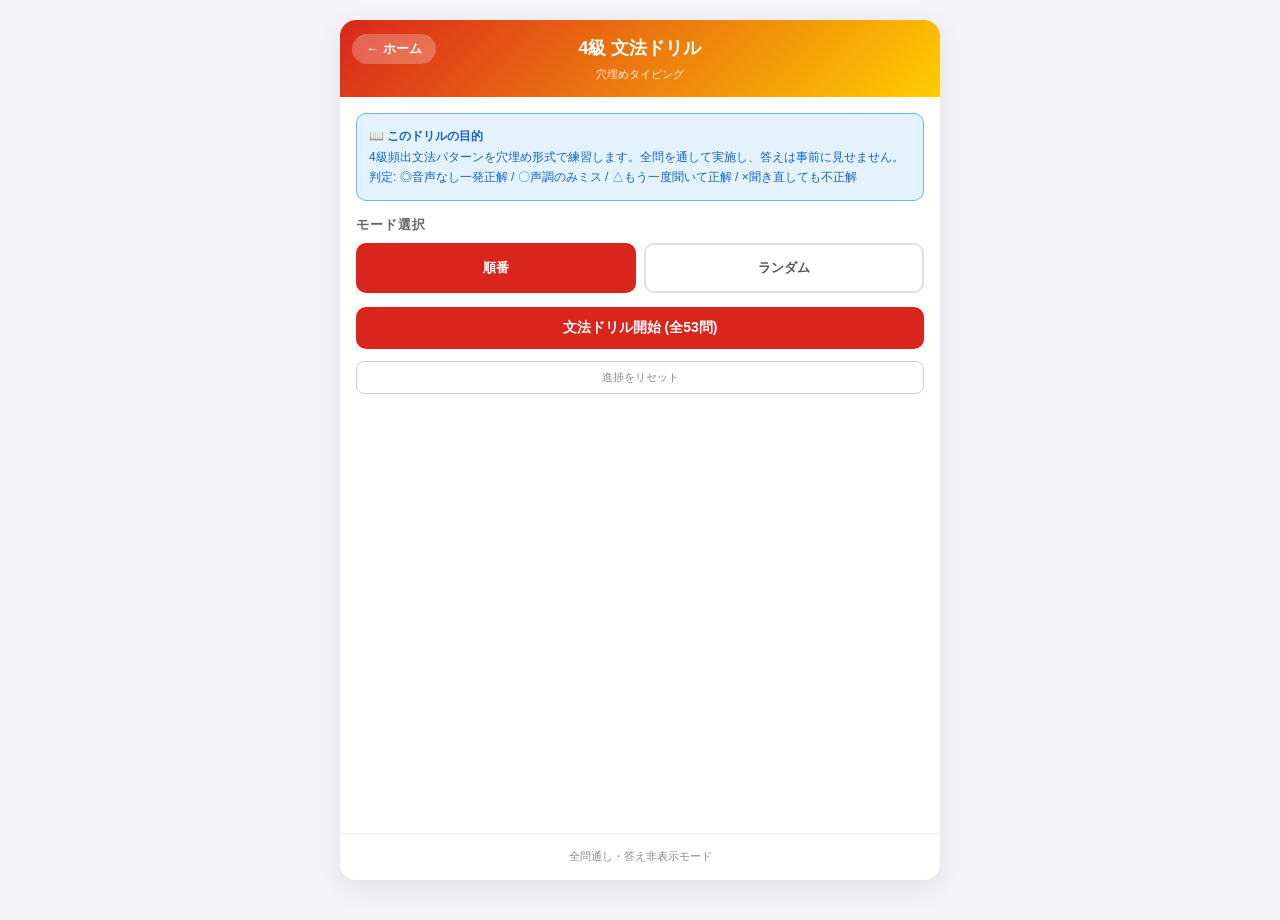
<file: grammar-4kyu/index.html>
<!DOCTYPE html>
<html lang="ja">
<head>
<meta charset="UTF-8">
<meta name="viewport" content="width=device-width,initial-scale=1,maximum-scale=1,user-scalable=no">
<meta name="apple-mobile-web-app-capable" content="yes">
<title>ViLT 4級 文法ドリル</title>
<link rel="stylesheet" href="../assets/common.css">
<style>
.intro{background:#e3f2fd;border:1px solid #64b5f6;border-radius:10px;padding:12px;margin-bottom:14px;font-size:12px;color:#1565c0;line-height:1.7}
.round-bar{background:#fff;border:1px solid #e0e0e0;border-radius:10px;padding:10px 14px;margin-bottom:12px;display:flex;justify-content:space-around;align-items:center;font-size:12px;color:#666}
.round-bar b{display:block;font-size:17px;color:#da251d;font-weight:700;margin-top:2px}
.round-bar .sep{width:1px;height:30px;background:#e0e0e0}
.stage-badge{display:inline-block;padding:4px 10px;border-radius:12px;font-size:11px;font-weight:700;margin-bottom:10px}
.stage-badge.s1{background:#e3f2fd;color:#1565c0}
.stage-badge.s2{background:#fff3e0;color:#ef6c00}
.mode-sel{display:flex;gap:8px;margin-bottom:14px}
.mode-sel button{flex:1;padding:14px 8px;border:2px solid #e0e0e0;border-radius:10px;background:#fff;font-size:13px;font-weight:700;cursor:pointer;font-family:inherit;color:#555}
.mode-sel button.active{background:#da251d;color:#fff;border-color:#da251d}
.qcard{background:#fff;border:2px solid #e0e0e0;border-radius:16px;padding:24px 20px;margin-bottom:14px;position:relative}
.qcard .qlabel{font-size:11px;color:#888;letter-spacing:1px;font-weight:600;margin-bottom:12px;text-align:center}
.qcard .qfill{font-size:22px;font-weight:700;color:#222;line-height:1.7;margin-bottom:10px;text-align:center}
.qcard .qfill .blank{color:#da251d;background:#fff8e6;padding:2px 14px;border-radius:6px;border:1px dashed #da251d;margin:0 2px}
.qcard .qjp{font-size:13px;color:#666;text-align:center;padding:8px;background:#f8f8f8;border-radius:6px}
.qcard .qidx{position:absolute;top:12px;right:16px;font-size:12px;color:#aaa;font-weight:600}
.ans-input{width:100%;padding:14px;border:2px solid #1976d2;border-radius:12px;font-size:20px;font-family:inherit;background:#fafbff;text-align:center;color:#222;margin-bottom:14px}
.ans-input:focus{outline:none;border-color:#0d47a1;background:#fff;box-shadow:0 0 0 3px rgba(25,118,210,.15)}
.ans-input.excellent{border-color:#1b5e20;background:#c8e6c9;color:#1b5e20}
.ans-input.good{border-color:#43a047;background:#e8f5e9;color:#2e7d32}
.ans-input.okay{border-color:#ef6c00;background:#fff3e0;color:#e65100}
.ans-input.bad{border-color:#c62828;background:#ffebee;color:#b71c1c}
.judge-box{border-radius:12px;padding:16px;margin-bottom:14px;text-align:center;display:none}
.judge-box.show{display:block}
.judge-box.excellent{background:linear-gradient(135deg,#2e7d32,#43a047);color:#fff}
.judge-box.good{background:linear-gradient(135deg,#66bb6a,#81c784);color:#fff}
.judge-box.okay{background:linear-gradient(135deg,#ffa726,#fb8c00);color:#fff}
.judge-box.bad{background:linear-gradient(135deg,#ef5350,#e53935);color:#fff}
.judge-box.listen{background:linear-gradient(135deg,#5c6bc0,#3949ab);color:#fff}
.judge-box .icon{font-size:42px;font-weight:800;display:block;margin-bottom:4px;line-height:1}
.judge-box .msg{font-size:14px;margin-bottom:8px;opacity:.95}
.judge-box .correct-ans{background:rgba(255,255,255,.25);border-radius:8px;padding:10px;font-size:18px;font-weight:700;display:inline-block;margin-top:4px;max-width:100%;word-break:break-word}
.judge-box .correct-ans small{display:block;font-size:11px;opacity:.85;margin-top:4px;font-weight:400}
.btn-row{display:flex;gap:10px;margin-bottom:10px}
.btn-row button{flex:1;padding:16px 8px;border:none;border-radius:12px;font-size:15px;font-weight:700;cursor:pointer;font-family:inherit}
.btn-row button:active{opacity:.75;transform:scale(.96)}
.btn-check{background:#1976d2;color:#fff}
.btn-speak-big{background:#5c6bc0;color:#fff;font-size:16px!important;padding:20px!important}
.btn-speak-big.speaking{background:#3949ab}
.btn-next{background:#2e7d32;color:#fff}
.btn-skip{background:#f5f5f5;color:#666;border:1px solid #ddd!important}
.complete{background:linear-gradient(135deg,#4caf50,#8bc34a);color:#fff;border-radius:16px;padding:40px 20px;text-align:center;box-shadow:0 3px 10px rgba(0,0,0,.1)}
.complete h2{font-size:28px;margin-bottom:8px}
.complete p{font-size:14px;opacity:.95;margin-bottom:16px}
.complete button{background:#fff;color:#2e7d32;border:none;padding:12px 24px;border-radius:10px;font-weight:700;font-size:14px;cursor:pointer;font-family:inherit;margin:4px}
.reset-bar{display:flex;gap:8px;margin-top:12px}
.reset-bar button{flex:1;padding:8px;background:none;border:1px solid #ccc;border-radius:8px;color:#888;font-size:11px;cursor:pointer;font-family:inherit}
</style>
</head>
<body>
<div class="app">
<header class="site">
<button class="nav-back" onclick="location.href='../'">← ホーム</button>
<h1>4級 文法ドリル</h1>
<div class="sub">穴埋めタイピング</div>
</header>
<main>

<div id="introArea">
<div class="intro">
<b>📖 このドリルの目的</b><br>
4級頻出文法パターンを穴埋め形式で練習します。全問を通して実施し、答えは事前に見せません。<br>
判定: ◎音声なし一発正解 / 〇声調のみミス / △もう一度聞いて正解 / ×聞き直しても不正解
</div>
<div class="section-title">モード選択</div>
<div class="mode-sel">
<button id="modeOrder" class="active">順番</button>
<button id="modeRandom">ランダム</button>
</div>
<button class="btn btn-primary btn-block" id="btnStart" style="margin-top:10px">文法ドリル開始 (全<span id="total-count">-</span>問)</button>
<div class="reset-bar">
<button id="btnResetAll">進捗をリセット</button>
</div>
</div>

<div id="learnArea" class="hidden">
<div class="round-bar">
<div>周回<b id="s-round">1 / 5</b></div>
<div class="sep"></div>
<div>残り<b id="s-remain">-</b></div>
<div class="sep"></div>
<div>習得(◎)<b id="s-done">-</b></div>
</div>

<div id="stageBadge" class="stage-badge s1">STEP 1: 音声なしで挑戦</div>

<div class="qcard">
<div class="qidx" id="idx">-</div>
<div class="qlabel">下線部に入る語を入力</div>
<div class="qfill" id="qfill">-</div>
<div class="qjp" id="qjp">-</div>
</div>

<input type="text" class="ans-input" id="ans" autocapitalize="none" autocorrect="off" autocomplete="off" spellcheck="false" placeholder="答えを入力" />

<div class="judge-box" id="judge">
<span class="icon" id="judgeIcon">✓</span>
<div class="msg" id="judgeMsg"></div>
<div class="correct-ans" id="correctAns"></div>
</div>

<div class="btn-row" id="btnsStage1">
<button class="btn-skip" id="btnSkip">わからない</button>
<button class="btn-check" id="btnCheck">答え合わせ</button>
</div>
<div class="btn-row hidden" id="btnsListen">
<button class="btn-speak-big" id="btnSpeakBig">🔊 音声で文全体を聞く</button>
</div>
<div class="btn-row hidden" id="btnsStage2">
<button class="btn-check" id="btnCheck2">もう一度 答え合わせ</button>
</div>
<div class="btn-row hidden" id="btnsNext">
<button class="btn-next" id="btnNext">次の問題 ▶</button>
</div>

<div class="progress"><div class="progress-bar" id="bar" style="width:0%"></div></div>
<div class="reset-bar">
<button id="btnBack">← メニュー</button>
<button id="btnResetCur">進捗リセット</button>
</div>
</div>

<div id="completeArea" class="complete hidden">
<h2>🎉 完了！</h2>
<p id="completeMsg">文法ドリル完了</p>
<button onclick="location.reload()">メニューに戻る</button>
</div>

</main>
<footer class="site">全問通し・答え非表示モード</footer>
</div>

<script src="data.js"></script>
<script>
(function(){
  var MAX_ROUND = 5;
  var STORAGE_KEY = "vilt_grammar4kyu_all_v2";
  var state = null, rank = null;
  var mode = "order";

  function init(){
    var order = GRAMMAR_4KYU.map(function(_,i){return i;});
    if(mode === "random"){
      for(var i=order.length-1;i>0;i--){
        var j = Math.floor(Math.random()*(i+1));
        var t = order[i]; order[i] = order[j]; order[j] = t;
      }
    }
    return {
      round:1, queue:order, nextQueue:[], done:[], idx:0,
      stage:1, finished:false, total:GRAMMAR_4KYU.length, mode:mode
    };
  }
  function load(){ try{ var s = localStorage.getItem(STORAGE_KEY); if(s) return JSON.parse(s); }catch(e){} return null; }
  function save(){ try{ localStorage.setItem(STORAGE_KEY, JSON.stringify(state)); }catch(e){} }

  var viVoice = null;
  function loadVoices(){
    var v = window.speechSynthesis.getVoices();
    viVoice = v.find(function(x){ return x.lang && x.lang.toLowerCase().indexOf("vi") === 0; });
  }
  function speak(text, btn){
    if(!("speechSynthesis" in window)) return;
    window.speechSynthesis.cancel();
    var msg = new SpeechSynthesisUtterance(text);
    msg.lang="vi-VN"; msg.rate=0.8;
    if(viVoice) msg.voice = viVoice;
    if(btn) btn.classList.add("speaking");
    msg.onend = function(){ if(btn) btn.classList.remove("speaking"); };
    msg.onerror = function(){ if(btn) btn.classList.remove("speaking"); };
    window.speechSynthesis.speak(msg);
  }

  function stripDiacritics(s){
    return s.normalize("NFD").replace(/[\u0300-\u036f]/g,"").replace(/đ/g,"d").replace(/Đ/g,"D");
  }
  function normalize(s){ return s.trim().toLowerCase().replace(/\s+/g," "); }
  function compareAns(input, correct){
    var i = normalize(input), a = normalize(correct);
    if(i === "") return "empty";
    if(i === a) return "perfect";
    if(stripDiacritics(i) === stripDiacritics(a)) return "tone_only";
    return "wrong";
  }

  function start(){
    var existing = load();
    if(existing && !existing.finished){
      if(confirm("前回の続きから再開しますか? (キャンセルで最初から)")) state = existing;
      else state = init();
    }else{
      state = init();
    }
    save();
    document.getElementById("introArea").classList.add("hidden");
    document.getElementById("learnArea").classList.remove("hidden");
    document.getElementById("completeArea").classList.add("hidden");
    render();
  }
  function back(){
    state = null;
    document.getElementById("introArea").classList.remove("hidden");
    document.getElementById("learnArea").classList.add("hidden");
    document.getElementById("completeArea").classList.add("hidden");
  }

  function curQ(){
    if(!state || state.queue.length === 0) return null;
    return GRAMMAR_4KYU[state.queue[state.idx]];
  }

  function renderFill(q){
    var text = q.fill.replace(/_{2,}|__/g, '<span class="blank">___</span>');
    document.getElementById("qfill").innerHTML = text;
  }

  function setStage(st){
    var b = document.getElementById("stageBadge");
    if(st === 1){ b.className="stage-badge s1"; b.textContent = "STEP 1: 音声なしで挑戦"; }
    else { b.className="stage-badge s2"; b.textContent = "STEP 2: 音声を聞いてから入力"; }
  }

  function render(){
    if(state.finished){ showComplete(); return; }
    var q = curQ(); if(!q) return;
    renderFill(q);
    document.getElementById("qjp").textContent = q.jp;
    document.getElementById("idx").textContent = (state.idx+1)+"/"+state.queue.length;
    document.getElementById("s-round").textContent = state.round+" / "+MAX_ROUND;
    document.getElementById("s-remain").textContent = state.queue.length;
    document.getElementById("s-done").textContent = state.done.length+" / "+state.total;
    document.getElementById("bar").style.width = Math.round((state.done.length/state.total)*100)+"%";
    state.stage = 1; setStage(1); resetUI(); rank = null;
  }
  function resetUI(){
    var i = document.getElementById("ans");
    i.value = ""; i.className = "ans-input"; i.disabled = false;
    document.getElementById("judge").classList.remove("show");
    document.getElementById("btnsStage1").classList.remove("hidden");
    document.getElementById("btnsListen").classList.add("hidden");
    document.getElementById("btnsStage2").classList.add("hidden");
    document.getElementById("btnsNext").classList.add("hidden");
    setTimeout(function(){ try{ i.focus(); }catch(e){} }, 50);
  }
  function showComplete(){
    document.getElementById("learnArea").classList.add("hidden");
    document.getElementById("completeArea").classList.remove("hidden");
    document.getElementById("completeMsg").textContent =
      state.done.length === state.total
        ? "全"+state.total+"問を ◎ で完了！"
        : MAX_ROUND+"周終了。◎"+state.done.length+"/"+state.total+"問";
  }

  function applyJudgment(r, q, val){
    var input = document.getElementById("ans");
    var jb = document.getElementById("judge");
    rank = r;
    if(r === "◎"){ input.className="ans-input excellent"; jb.className="judge-box show excellent";
      document.getElementById("judgeIcon").textContent="◎"; document.getElementById("judgeMsg").textContent="完全正解！合格"; }
    else if(r === "〇"){ input.className="ans-input good"; jb.className="judge-box show good";
      document.getElementById("judgeIcon").textContent="〇"; document.getElementById("judgeMsg").textContent="声調記号のみミス → 次周"; }
    else if(r === "△"){ input.className="ans-input okay"; jb.className="judge-box show okay";
      document.getElementById("judgeIcon").textContent="△"; document.getElementById("judgeMsg").textContent="音声を聞いて書けました → 次周"; }
    else { input.className="ans-input bad"; jb.className="judge-box show bad";
      document.getElementById("judgeIcon").textContent="×"; document.getElementById("judgeMsg").textContent="音声を聞いても書けず → 次周"; }
    var filledAns = q.fill.replace(/_{2,}|__/g, '<b style="color:#fff;text-decoration:underline">'+q.ans+'</b>');
    document.getElementById("correctAns").innerHTML = filledAns + "<small>正解: " + q.ans + " | " + q.jp + "</small>";
    input.disabled = true;
    document.getElementById("btnsStage1").classList.add("hidden");
    document.getElementById("btnsListen").classList.add("hidden");
    document.getElementById("btnsStage2").classList.add("hidden");
    document.getElementById("btnsNext").classList.remove("hidden");
  }

  function doCheck1(){
    var q = curQ(); if(!q) return;
    var v = document.getElementById("ans").value;
    var r = compareAns(v, q.ans);
    if(r === "empty"){ document.getElementById("ans").focus(); return; }
    if(r === "perfect") applyJudgment("◎", q, v);
    else if(r === "tone_only") applyJudgment("〇", q, v);
    else showListen(v);
  }
  function showListen(prev){
    var i = document.getElementById("ans");
    i.className="ans-input bad"; i.disabled=true;
    var jb = document.getElementById("judge");
    jb.className="judge-box show listen";
    document.getElementById("judgeIcon").textContent="🔊";
    document.getElementById("judgeMsg").textContent="不正解。音声で文全体を聞いてもう一度";
    document.getElementById("correctAns").innerHTML = "あなた: " + (prev || "(未入力)");
    document.getElementById("btnsStage1").classList.add("hidden");
    document.getElementById("btnsListen").classList.remove("hidden");
  }
  function doSpeakAndAdvance(){
    var q = curQ(); if(!q) return;
    var full = q.fill.replace(/_{2,}|__/g, q.ans);
    speak(full, document.getElementById("btnSpeakBig"));
    setTimeout(function(){
      state.stage = 2; setStage(2);
      var i = document.getElementById("ans");
      i.value=""; i.className="ans-input"; i.disabled=false;
      document.getElementById("judge").classList.remove("show");
      document.getElementById("btnsListen").classList.add("hidden");
      document.getElementById("btnsStage2").classList.remove("hidden");
      try{ i.focus(); }catch(e){}
    }, 500);
  }
  function doCheck2(){
    var q = curQ(); if(!q) return;
    var v = document.getElementById("ans").value;
    var r = compareAns(v, q.ans);
    if(r === "empty"){ document.getElementById("ans").focus(); return; }
    if(r === "perfect" || r === "tone_only") applyJudgment("△", q, v);
    else applyJudgment("×", q, v);
  }
  function doNext(){
    var qi = state.queue[state.idx];
    if(rank === "◎"){ if(state.done.indexOf(qi) < 0) state.done.push(qi); }
    else{ if(state.nextQueue.indexOf(qi) < 0) state.nextQueue.push(qi); }
    state.queue.splice(state.idx, 1);
    if(state.idx >= state.queue.length){
      if(state.nextQueue.length === 0 || state.round >= MAX_ROUND) state.finished = true;
      else{ state.round++; state.queue = state.nextQueue; state.nextQueue = []; state.idx = 0; }
    }
    save(); render();
  }
  function doSkip(){ var q = curQ(); if(q) applyJudgment("×", q, ""); }

  // Events
  document.getElementById("btnStart").addEventListener("click", start);
  document.getElementById("btnCheck").addEventListener("click", doCheck1);
  document.getElementById("btnCheck2").addEventListener("click", doCheck2);
  document.getElementById("btnSpeakBig").addEventListener("click", doSpeakAndAdvance);
  document.getElementById("btnSkip").addEventListener("click", doSkip);
  document.getElementById("btnNext").addEventListener("click", doNext);
  document.getElementById("ans").addEventListener("keydown", function(e){
    if(e.key === "Enter"){ e.preventDefault(); if(state.stage === 1) doCheck1(); else doCheck2(); }
  });
  document.getElementById("btnBack").addEventListener("click", back);
  document.getElementById("btnResetCur").addEventListener("click", function(){
    if(confirm("進捗リセット?")){ state = init(); save(); render(); }
  });
  document.getElementById("btnResetAll").addEventListener("click", function(){
    if(confirm("進捗リセット?")){ localStorage.removeItem(STORAGE_KEY); }
  });
  document.getElementById("modeOrder").addEventListener("click", function(){
    mode = "order";
    this.classList.add("active");
    document.getElementById("modeRandom").classList.remove("active");
  });
  document.getElementById("modeRandom").addEventListener("click", function(){
    mode = "random";
    this.classList.add("active");
    document.getElementById("modeOrder").classList.remove("active");
  });

  document.getElementById("total-count").textContent = GRAMMAR_4KYU.length;

  if("speechSynthesis" in window){
    loadVoices();
    if(window.speechSynthesis.onvoiceschanged !== undefined){
      window.speechSynthesis.onvoiceschanged = loadVoices;
    }
  }
})();
</script>
</body>
</html>
</file>
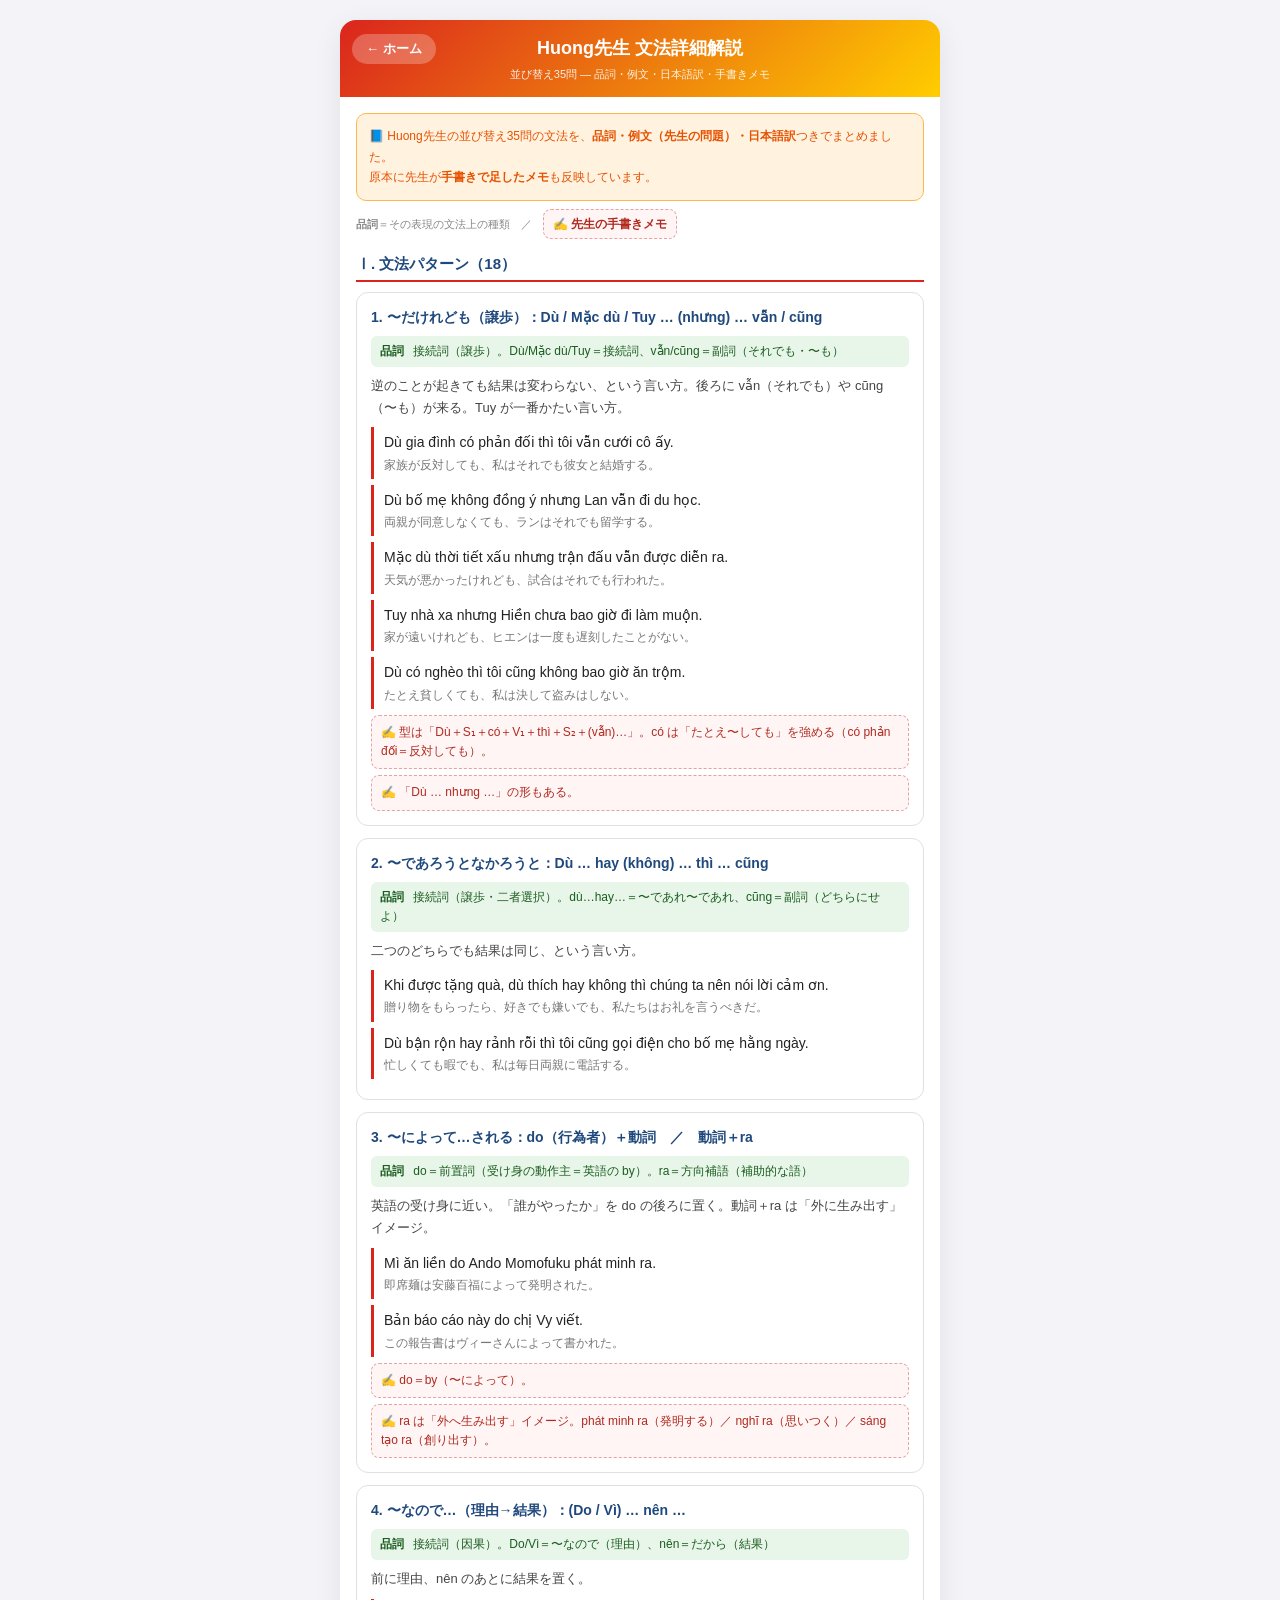
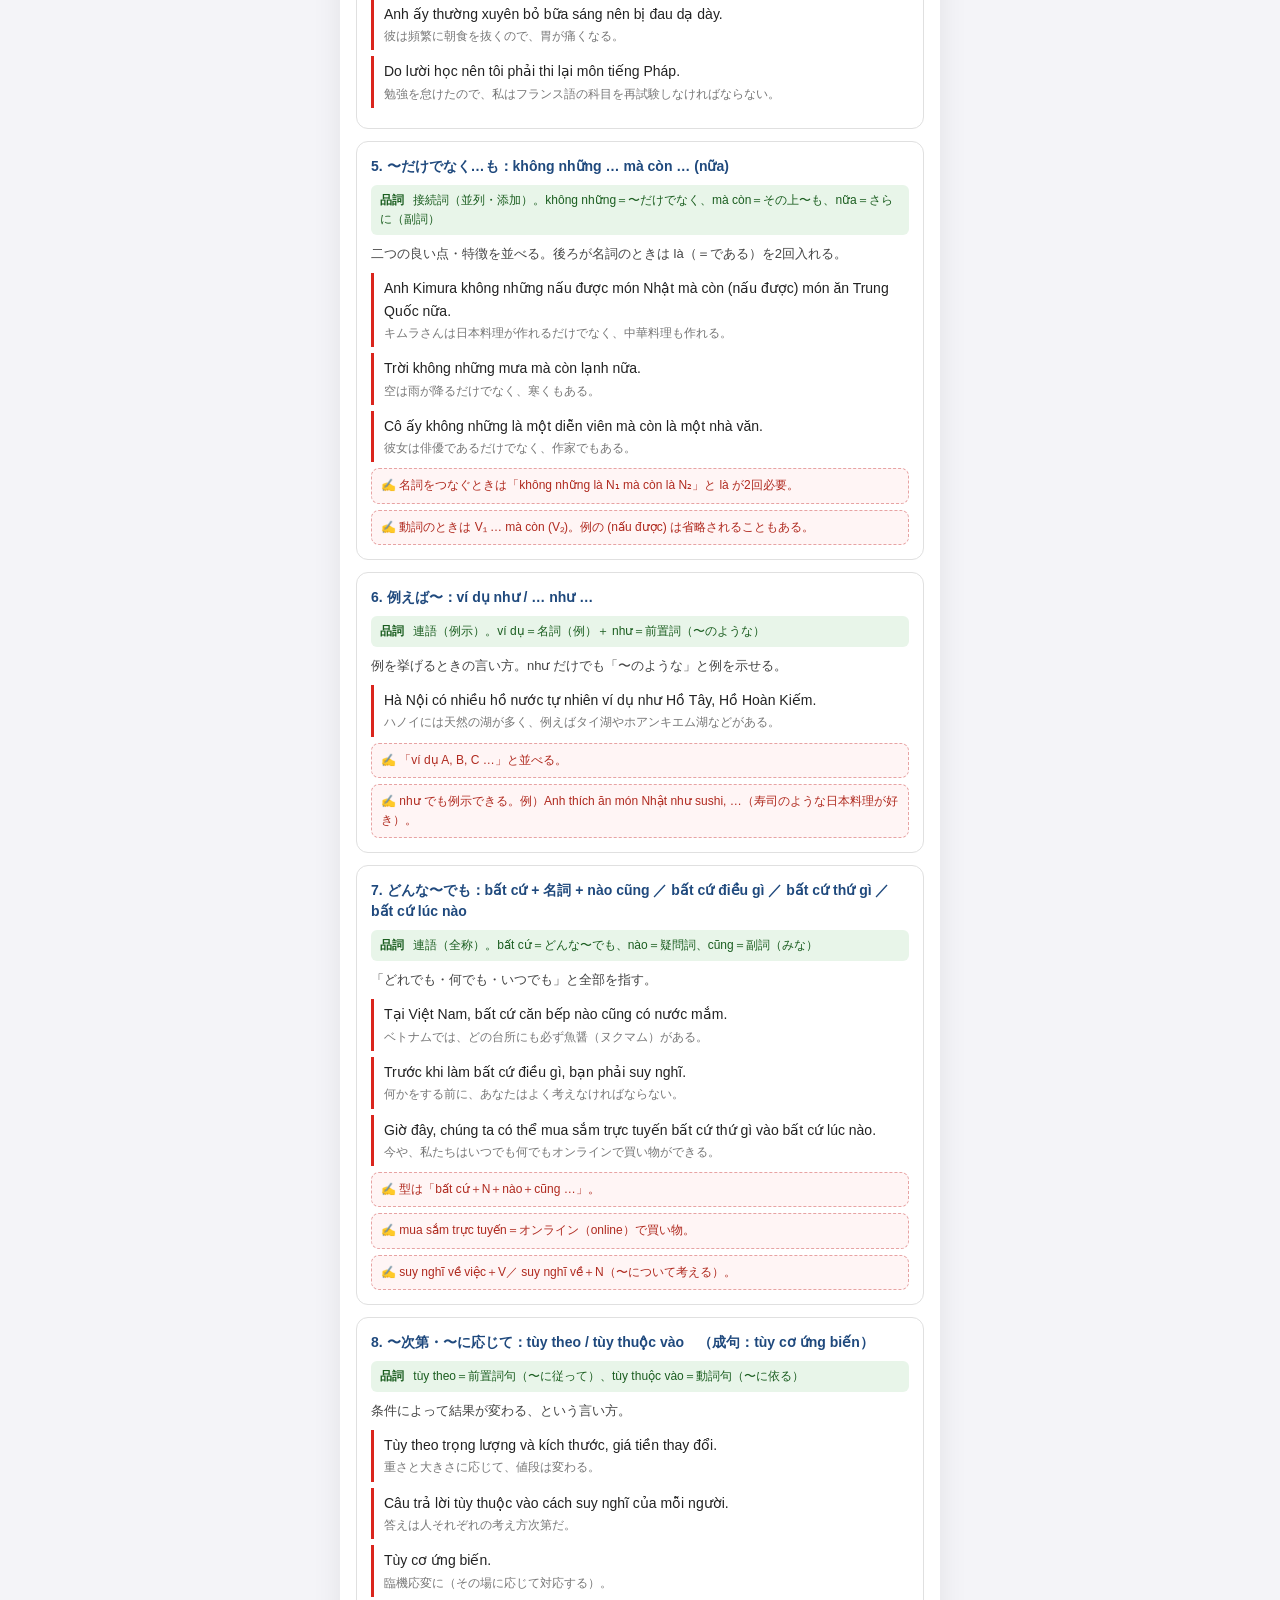
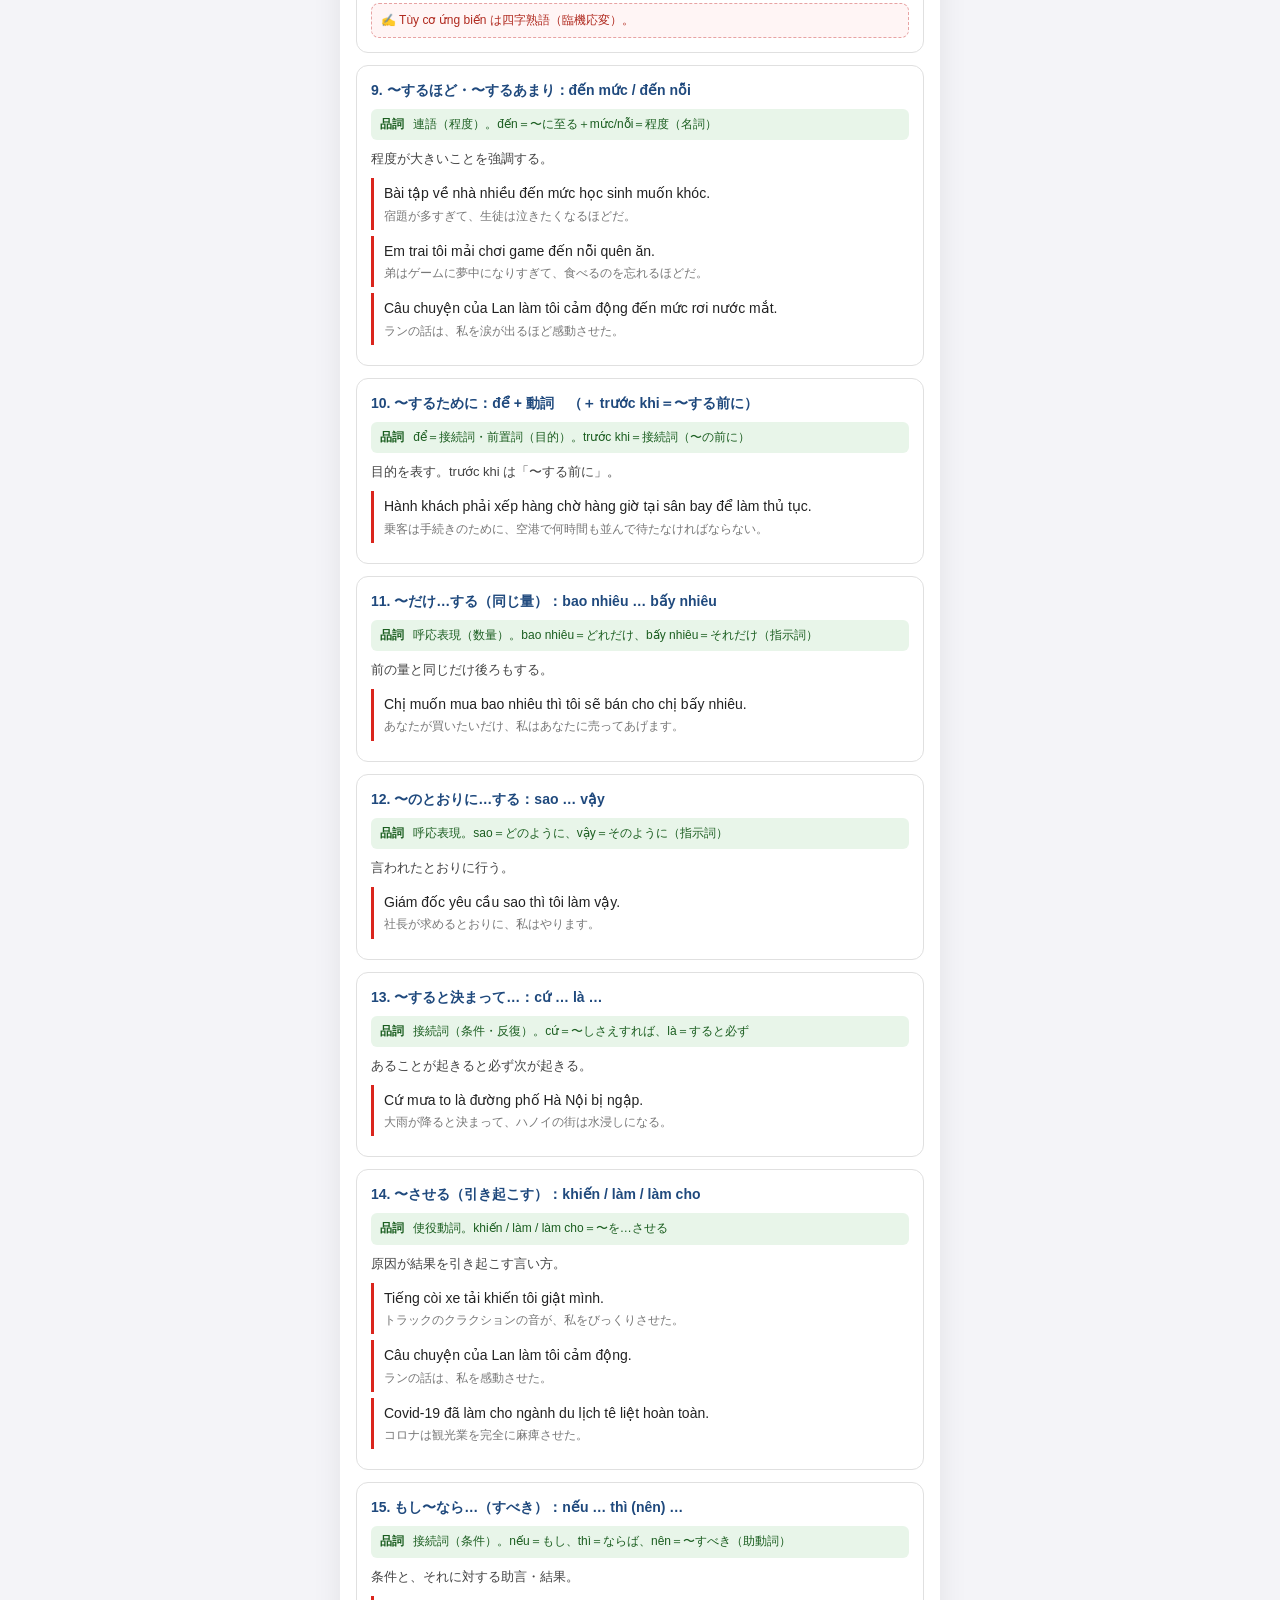
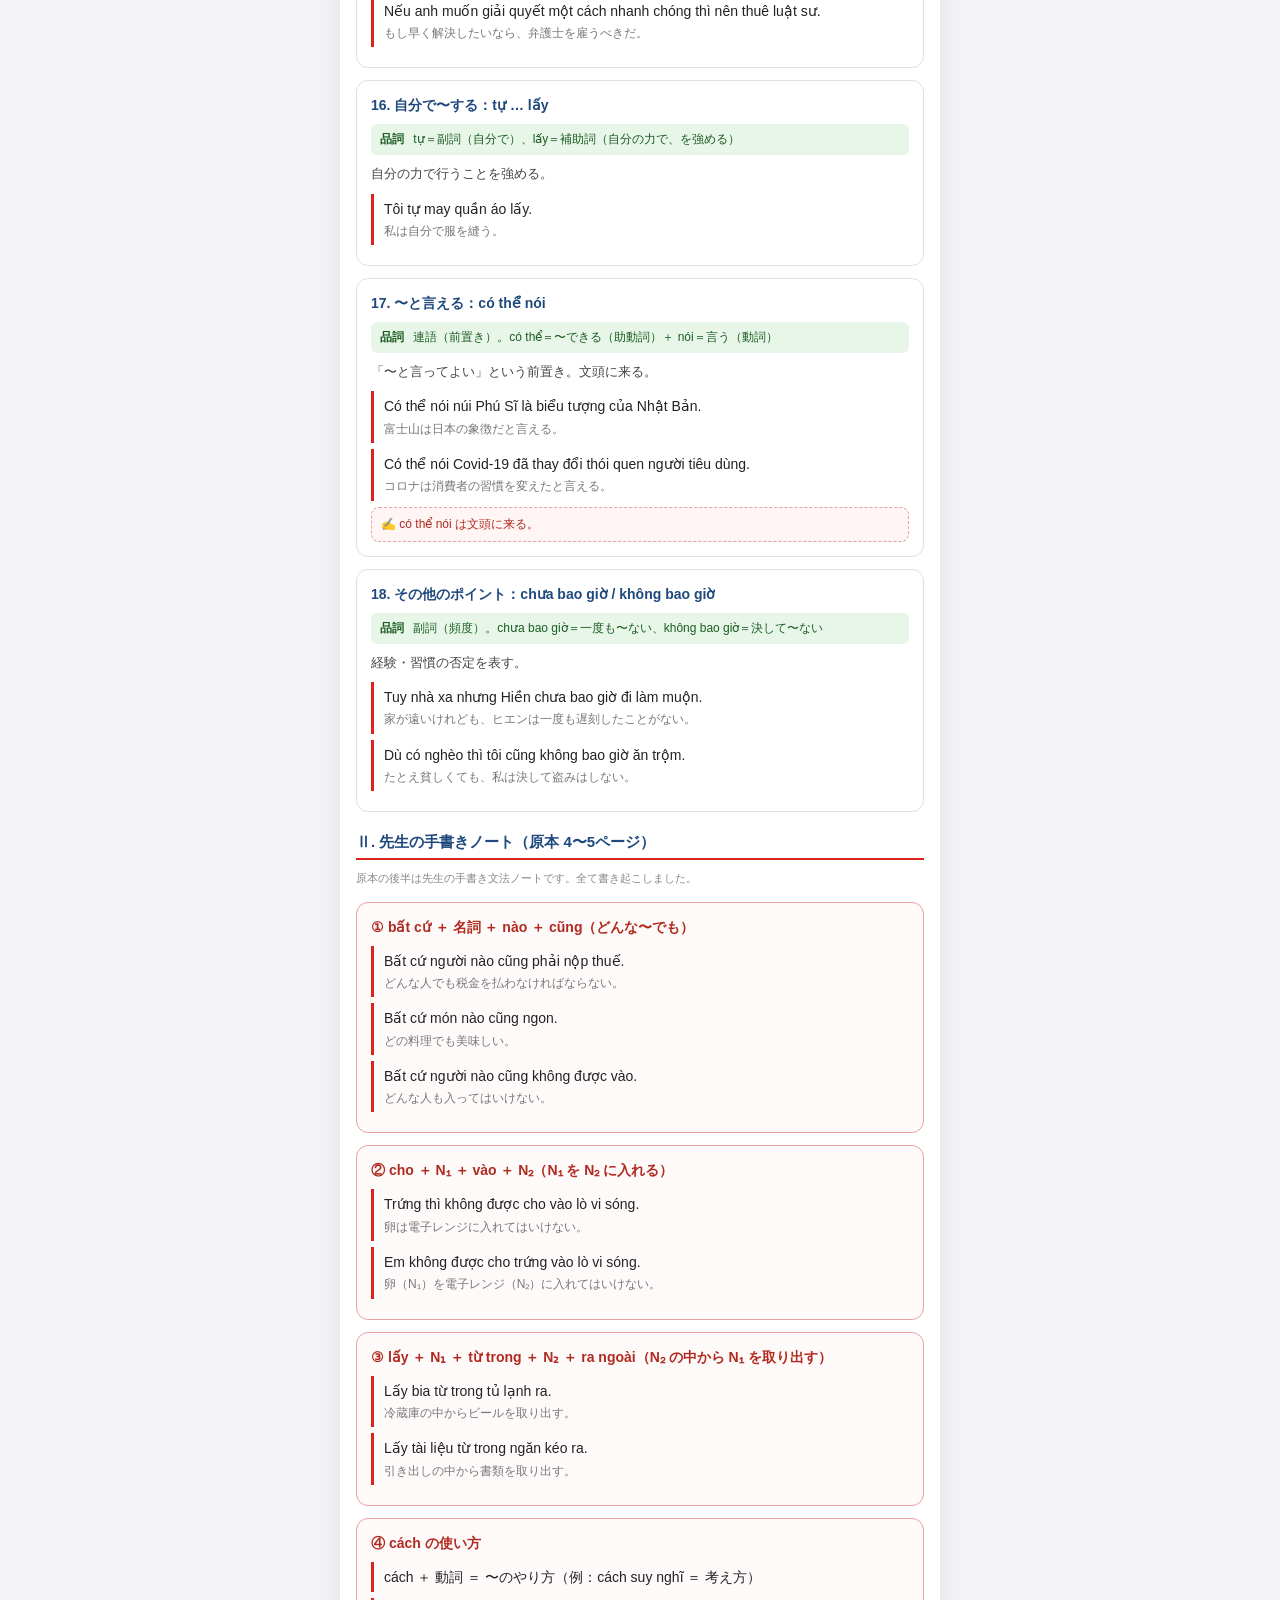
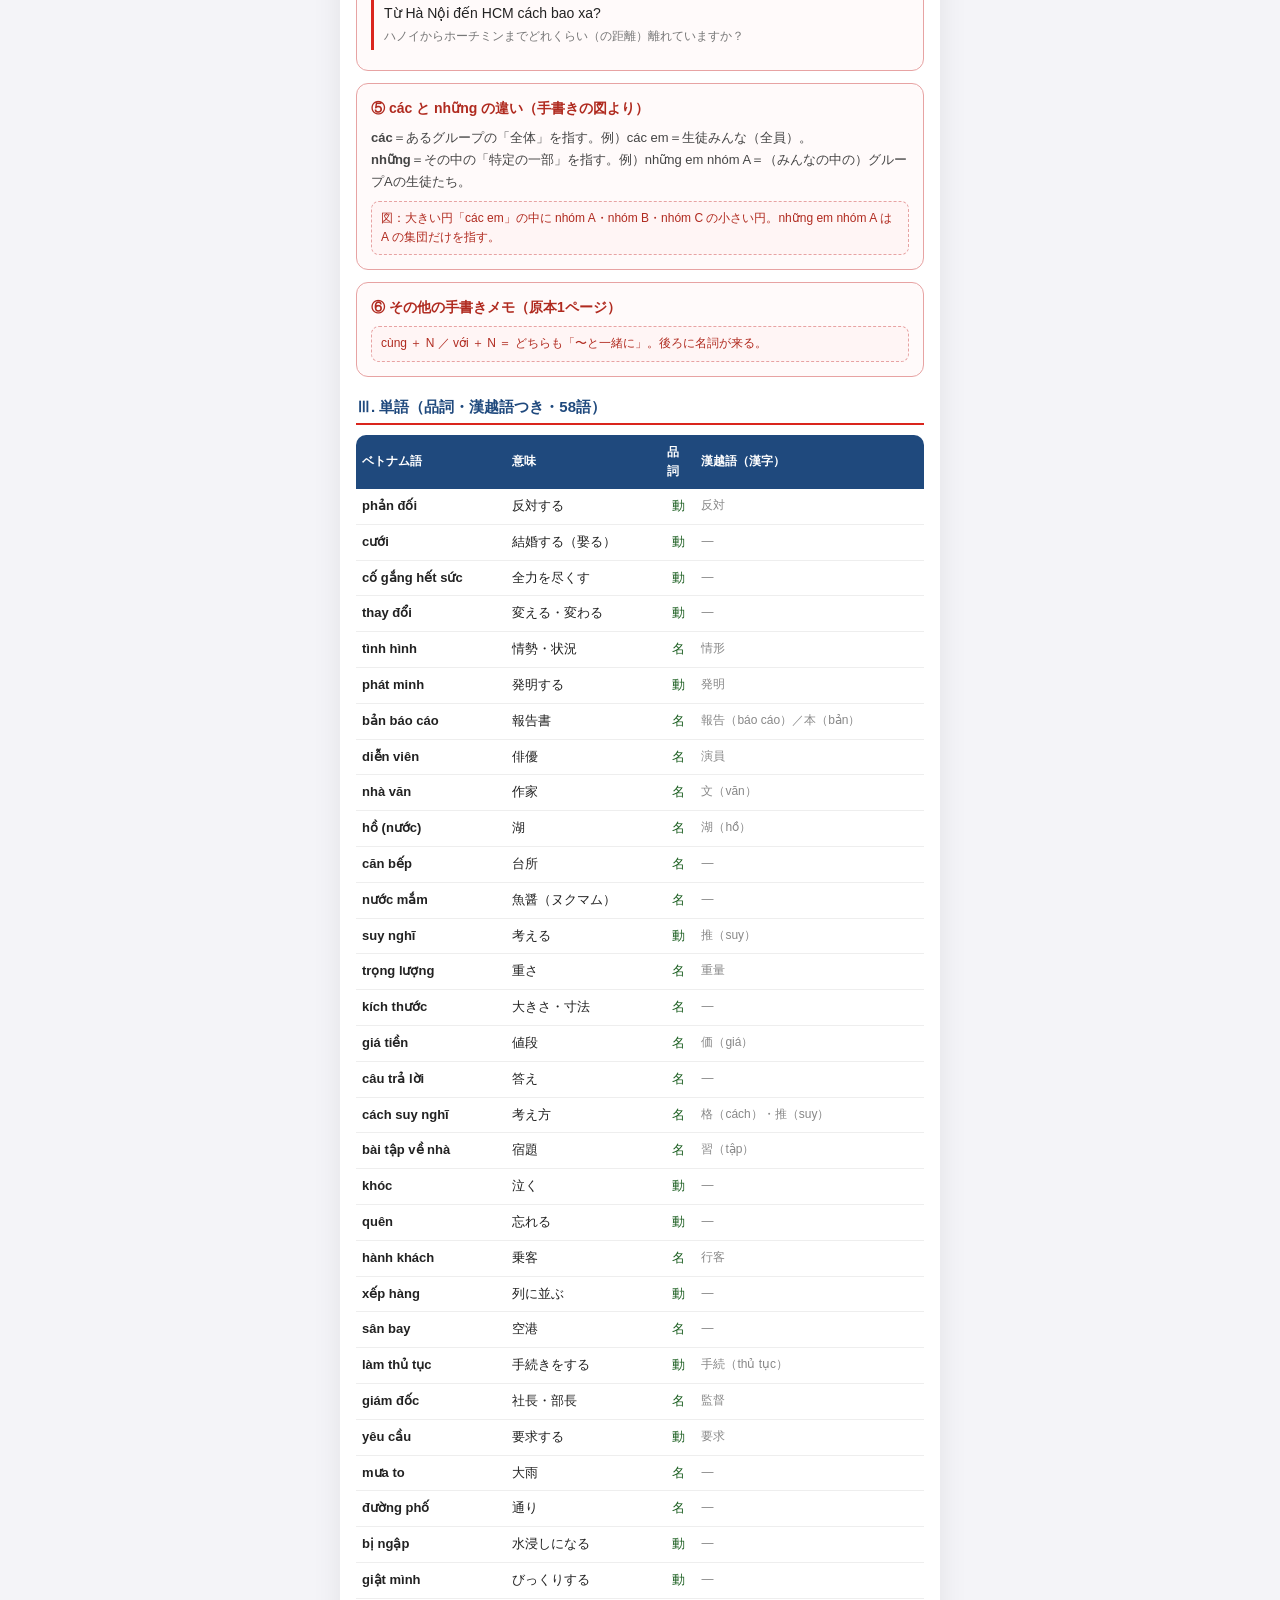
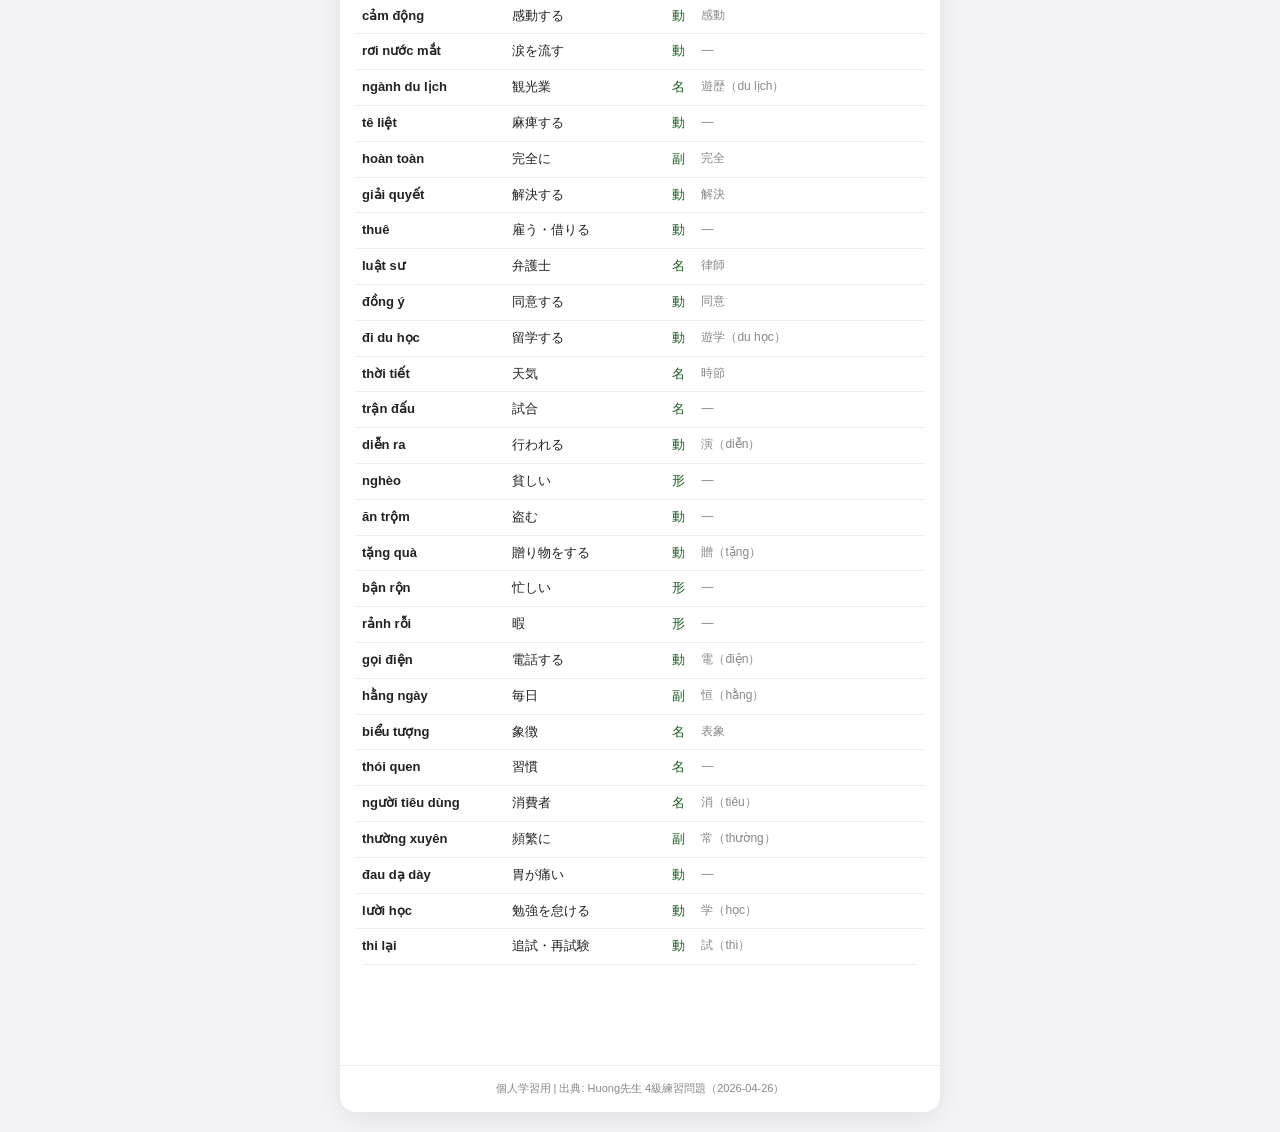
<file: huong-grammar/index.html>
<!DOCTYPE html>
<html lang="ja">
<head>
<meta charset="UTF-8">
<meta name="viewport" content="width=device-width,initial-scale=1,maximum-scale=1,user-scalable=no">
<meta name="apple-mobile-web-app-capable" content="yes">
<title>Huong先生 文法詳細解説</title>
<link rel="stylesheet" href="../assets/common.css">
<style>
.intro{background:#fff3e0;border:1px solid #ffb74d;border-radius:10px;padding:12px;margin-bottom:14px;font-size:12px;color:#e65100;line-height:1.7}
.legend{font-size:11px;color:#888;margin:6px 0 14px;line-height:1.6}
.legend .hw{color:#b02a1f;font-weight:600}
.gcard{background:#fff;border:1px solid #e0e0e0;border-radius:12px;padding:14px;margin-bottom:12px}
.gtitle{font-size:14px;font-weight:700;color:#1f497d;line-height:1.5;margin-bottom:8px}
.pos{font-size:12px;color:#1b5e20;background:#e8f5e9;border-radius:6px;padding:6px 9px;margin-bottom:8px;line-height:1.6}
.pos b{margin-right:6px}
.desc{font-size:13px;color:#444;line-height:1.7;margin-bottom:8px}
.ex{border-left:3px solid #da251d;padding:4px 0 4px 10px;margin:6px 0}
.ex .vi{font-size:14px;color:#222;line-height:1.6}
.ex .jp{font-size:12px;color:#777;line-height:1.6;margin-top:2px}
.hw{font-size:12px;color:#b02a1f;background:#fff5f5;border:1px dashed #e7a3a3;border-radius:8px;padding:7px 9px;margin-top:6px;line-height:1.6}
.hwcard{border-color:#e7a3a3;background:#fffafa}
.hwt{color:#b02a1f}
table.vocab{width:100%;border-collapse:collapse;font-size:13px;background:#fff;border-radius:10px;overflow:hidden}
table.vocab th{background:#1f497d;color:#fff;padding:8px 6px;font-size:12px;text-align:left}
table.vocab td{border-bottom:1px solid #eee;padding:7px 6px;vertical-align:top}
table.vocab td.v{font-weight:600;color:#222}
table.vocab td.p{color:#1b5e20;text-align:center;width:34px}
table.vocab td.h{color:#888;font-size:12px}
.sech{font-size:15px;font-weight:700;color:#1f497d;margin:18px 0 10px;border-bottom:2px solid #da251d;padding-bottom:4px}
</style>
</head>
<body>
<div class="app">
<header class="site">
<button class="nav-back" onclick="location.href='../'">← ホーム</button>
<h1>Huong先生 文法詳細解説</h1>
<div class="sub">並び替え35問 ― 品詞・例文・日本語訳・手書きメモ</div>
</header>
<main>

<div class="intro">
📘 Huong先生の並び替え35問の文法を、<b>品詞・例文（先生の問題）・日本語訳</b>つきでまとめました。<br>
原本に先生が<b>手書きで足したメモ</b>も反映しています。
</div>
<div class="legend">
<b>品詞</b>＝その表現の文法上の種類　／　<span class="hw">✍ 先生の手書きメモ</span>
</div>

<div class="sech">Ⅰ. 文法パターン（18）</div>
<div class="gcard">
<div class="gtitle">1. 〜だけれども（譲歩）：Dù / Mặc dù / Tuy … (nhưng) … vẫn / cũng</div>
<div class="pos"><b>品詞</b> 接続詞（譲歩）。Dù/Mặc dù/Tuy＝接続詞、vẫn/cũng＝副詞（それでも・〜も）</div>
<div class="desc">逆のことが起きても結果は変わらない、という言い方。後ろに vẫn（それでも）や cũng（〜も）が来る。Tuy が一番かたい言い方。</div>
<div class="ex"><div class="vi">Dù gia đình có phản đối thì tôi vẫn cưới cô ấy.</div><div class="jp">家族が反対しても、私はそれでも彼女と結婚する。</div></div>
<div class="ex"><div class="vi">Dù bố mẹ không đồng ý nhưng Lan vẫn đi du học.</div><div class="jp">両親が同意しなくても、ランはそれでも留学する。</div></div>
<div class="ex"><div class="vi">Mặc dù thời tiết xấu nhưng trận đấu vẫn được diễn ra.</div><div class="jp">天気が悪かったけれども、試合はそれでも行われた。</div></div>
<div class="ex"><div class="vi">Tuy nhà xa nhưng Hiền chưa bao giờ đi làm muộn.</div><div class="jp">家が遠いけれども、ヒエンは一度も遅刻したことがない。</div></div>
<div class="ex"><div class="vi">Dù có nghèo thì tôi cũng không bao giờ ăn trộm.</div><div class="jp">たとえ貧しくても、私は決して盗みはしない。</div></div>
<div class="hw">✍ 型は「Dù＋S₁＋có＋V₁＋thì＋S₂＋(vẫn)…」。có は「たとえ〜しても」を強める（có phản đối＝反対しても）。</div>
<div class="hw">✍ 「Dù … nhưng …」の形もある。</div>
</div>
<div class="gcard">
<div class="gtitle">2. 〜であろうとなかろうと：Dù … hay (không) … thì … cũng</div>
<div class="pos"><b>品詞</b> 接続詞（譲歩・二者選択）。dù…hay…＝〜であれ〜であれ、cũng＝副詞（どちらにせよ）</div>
<div class="desc">二つのどちらでも結果は同じ、という言い方。</div>
<div class="ex"><div class="vi">Khi được tặng quà, dù thích hay không thì chúng ta nên nói lời cảm ơn.</div><div class="jp">贈り物をもらったら、好きでも嫌いでも、私たちはお礼を言うべきだ。</div></div>
<div class="ex"><div class="vi">Dù bận rộn hay rảnh rỗi thì tôi cũng gọi điện cho bố mẹ hằng ngày.</div><div class="jp">忙しくても暇でも、私は毎日両親に電話する。</div></div>
</div>
<div class="gcard">
<div class="gtitle">3. 〜によって…される：do（行為者）＋動詞　／　動詞＋ra</div>
<div class="pos"><b>品詞</b> do＝前置詞（受け身の動作主＝英語の by）。ra＝方向補語（補助的な語）</div>
<div class="desc">英語の受け身に近い。「誰がやったか」を do の後ろに置く。動詞＋ra は「外に生み出す」イメージ。</div>
<div class="ex"><div class="vi">Mì ăn liền do Ando Momofuku phát minh ra.</div><div class="jp">即席麺は安藤百福によって発明された。</div></div>
<div class="ex"><div class="vi">Bản báo cáo này do chị Vy viết.</div><div class="jp">この報告書はヴィーさんによって書かれた。</div></div>
<div class="hw">✍ do＝by（〜によって）。</div>
<div class="hw">✍ ra は「外へ生み出す」イメージ。phát minh ra（発明する）／ nghĩ ra（思いつく）／ sáng tạo ra（創り出す）。</div>
</div>
<div class="gcard">
<div class="gtitle">4. 〜なので…（理由→結果）：(Do / Vì) … nên …</div>
<div class="pos"><b>品詞</b> 接続詞（因果）。Do/Vì＝〜なので（理由）、nên＝だから（結果）</div>
<div class="desc">前に理由、nên のあとに結果を置く。</div>
<div class="ex"><div class="vi">Anh ấy thường xuyên bỏ bữa sáng nên bị đau dạ dày.</div><div class="jp">彼は頻繁に朝食を抜くので、胃が痛くなる。</div></div>
<div class="ex"><div class="vi">Do lười học nên tôi phải thi lại môn tiếng Pháp.</div><div class="jp">勉強を怠けたので、私はフランス語の科目を再試験しなければならない。</div></div>
</div>
<div class="gcard">
<div class="gtitle">5. 〜だけでなく…も：không những … mà còn … (nữa)</div>
<div class="pos"><b>品詞</b> 接続詞（並列・添加）。không những＝〜だけでなく、mà còn＝その上〜も、nữa＝さらに（副詞）</div>
<div class="desc">二つの良い点・特徴を並べる。後ろが名詞のときは là（＝である）を2回入れる。</div>
<div class="ex"><div class="vi">Anh Kimura không những nấu được món Nhật mà còn (nấu được) món ăn Trung Quốc nữa.</div><div class="jp">キムラさんは日本料理が作れるだけでなく、中華料理も作れる。</div></div>
<div class="ex"><div class="vi">Trời không những mưa mà còn lạnh nữa.</div><div class="jp">空は雨が降るだけでなく、寒くもある。</div></div>
<div class="ex"><div class="vi">Cô ấy không những là một diễn viên mà còn là một nhà văn.</div><div class="jp">彼女は俳優であるだけでなく、作家でもある。</div></div>
<div class="hw">✍ 名詞をつなぐときは「không những là N₁ mà còn là N₂」と là が2回必要。</div>
<div class="hw">✍ 動詞のときは V₁ … mà còn (V₂)。例の (nấu được) は省略されることもある。</div>
</div>
<div class="gcard">
<div class="gtitle">6. 例えば〜：ví dụ như / … như …</div>
<div class="pos"><b>品詞</b> 連語（例示）。ví dụ＝名詞（例）＋ như＝前置詞（〜のような）</div>
<div class="desc">例を挙げるときの言い方。như だけでも「〜のような」と例を示せる。</div>
<div class="ex"><div class="vi">Hà Nội có nhiều hồ nước tự nhiên ví dụ như Hồ Tây, Hồ Hoàn Kiếm.</div><div class="jp">ハノイには天然の湖が多く、例えばタイ湖やホアンキエム湖などがある。</div></div>
<div class="hw">✍ 「ví dụ A, B, C …」と並べる。</div>
<div class="hw">✍ như でも例示できる。例）Anh thích ăn món Nhật như sushi, …（寿司のような日本料理が好き）。</div>
</div>
<div class="gcard">
<div class="gtitle">7. どんな〜でも：bất cứ + 名詞 + nào cũng ／ bất cứ điều gì ／ bất cứ thứ gì ／ bất cứ lúc nào</div>
<div class="pos"><b>品詞</b> 連語（全称）。bất cứ＝どんな〜でも、nào＝疑問詞、cũng＝副詞（みな）</div>
<div class="desc">「どれでも・何でも・いつでも」と全部を指す。</div>
<div class="ex"><div class="vi">Tại Việt Nam, bất cứ căn bếp nào cũng có nước mắm.</div><div class="jp">ベトナムでは、どの台所にも必ず魚醤（ヌクマム）がある。</div></div>
<div class="ex"><div class="vi">Trước khi làm bất cứ điều gì, bạn phải suy nghĩ.</div><div class="jp">何かをする前に、あなたはよく考えなければならない。</div></div>
<div class="ex"><div class="vi">Giờ đây, chúng ta có thể mua sắm trực tuyến bất cứ thứ gì vào bất cứ lúc nào.</div><div class="jp">今や、私たちはいつでも何でもオンラインで買い物ができる。</div></div>
<div class="hw">✍ 型は「bất cứ＋N＋nào＋cũng …」。</div>
<div class="hw">✍ mua sắm trực tuyến＝オンライン（online）で買い物。</div>
<div class="hw">✍ suy nghĩ về việc＋V／ suy nghĩ về＋N（〜について考える）。</div>
</div>
<div class="gcard">
<div class="gtitle">8. 〜次第・〜に応じて：tùy theo / tùy thuộc vào　（成句：tùy cơ ứng biến）</div>
<div class="pos"><b>品詞</b> tùy theo＝前置詞句（〜に従って）、tùy thuộc vào＝動詞句（〜に依る）</div>
<div class="desc">条件によって結果が変わる、という言い方。</div>
<div class="ex"><div class="vi">Tùy theo trọng lượng và kích thước, giá tiền thay đổi.</div><div class="jp">重さと大きさに応じて、値段は変わる。</div></div>
<div class="ex"><div class="vi">Câu trả lời tùy thuộc vào cách suy nghĩ của mỗi người.</div><div class="jp">答えは人それぞれの考え方次第だ。</div></div>
<div class="ex"><div class="vi">Tùy cơ ứng biến.</div><div class="jp">臨機応変に（その場に応じて対応する）。</div></div>
<div class="hw">✍ Tùy cơ ứng biến は四字熟語（臨機応変）。</div>
</div>
<div class="gcard">
<div class="gtitle">9. 〜するほど・〜するあまり：đến mức / đến nỗi</div>
<div class="pos"><b>品詞</b> 連語（程度）。đến＝〜に至る＋mức/nỗi＝程度（名詞）</div>
<div class="desc">程度が大きいことを強調する。</div>
<div class="ex"><div class="vi">Bài tập về nhà nhiều đến mức học sinh muốn khóc.</div><div class="jp">宿題が多すぎて、生徒は泣きたくなるほどだ。</div></div>
<div class="ex"><div class="vi">Em trai tôi mải chơi game đến nỗi quên ăn.</div><div class="jp">弟はゲームに夢中になりすぎて、食べるのを忘れるほどだ。</div></div>
<div class="ex"><div class="vi">Câu chuyện của Lan làm tôi cảm động đến mức rơi nước mắt.</div><div class="jp">ランの話は、私を涙が出るほど感動させた。</div></div>
</div>
<div class="gcard">
<div class="gtitle">10. 〜するために：để + 動詞　（＋ trước khi＝〜する前に）</div>
<div class="pos"><b>品詞</b> để＝接続詞・前置詞（目的）。trước khi＝接続詞（〜の前に）</div>
<div class="desc">目的を表す。trước khi は「〜する前に」。</div>
<div class="ex"><div class="vi">Hành khách phải xếp hàng chờ hàng giờ tại sân bay để làm thủ tục.</div><div class="jp">乗客は手続きのために、空港で何時間も並んで待たなければならない。</div></div>
</div>
<div class="gcard">
<div class="gtitle">11. 〜だけ…する（同じ量）：bao nhiêu … bấy nhiêu</div>
<div class="pos"><b>品詞</b> 呼応表現（数量）。bao nhiêu＝どれだけ、bấy nhiêu＝それだけ（指示詞）</div>
<div class="desc">前の量と同じだけ後ろもする。</div>
<div class="ex"><div class="vi">Chị muốn mua bao nhiêu thì tôi sẽ bán cho chị bấy nhiêu.</div><div class="jp">あなたが買いたいだけ、私はあなたに売ってあげます。</div></div>
</div>
<div class="gcard">
<div class="gtitle">12. 〜のとおりに…する：sao … vậy</div>
<div class="pos"><b>品詞</b> 呼応表現。sao＝どのように、vậy＝そのように（指示詞）</div>
<div class="desc">言われたとおりに行う。</div>
<div class="ex"><div class="vi">Giám đốc yêu cầu sao thì tôi làm vậy.</div><div class="jp">社長が求めるとおりに、私はやります。</div></div>
</div>
<div class="gcard">
<div class="gtitle">13. 〜すると決まって…：cứ … là …</div>
<div class="pos"><b>品詞</b> 接続詞（条件・反復）。cứ＝〜しさえすれば、là＝すると必ず</div>
<div class="desc">あることが起きると必ず次が起きる。</div>
<div class="ex"><div class="vi">Cứ mưa to là đường phố Hà Nội bị ngập.</div><div class="jp">大雨が降ると決まって、ハノイの街は水浸しになる。</div></div>
</div>
<div class="gcard">
<div class="gtitle">14. 〜させる（引き起こす）：khiến / làm / làm cho</div>
<div class="pos"><b>品詞</b> 使役動詞。khiến / làm / làm cho＝〜を…させる</div>
<div class="desc">原因が結果を引き起こす言い方。</div>
<div class="ex"><div class="vi">Tiếng còi xe tải khiến tôi giật mình.</div><div class="jp">トラックのクラクションの音が、私をびっくりさせた。</div></div>
<div class="ex"><div class="vi">Câu chuyện của Lan làm tôi cảm động.</div><div class="jp">ランの話は、私を感動させた。</div></div>
<div class="ex"><div class="vi">Covid-19 đã làm cho ngành du lịch tê liệt hoàn toàn.</div><div class="jp">コロナは観光業を完全に麻痺させた。</div></div>
</div>
<div class="gcard">
<div class="gtitle">15. もし〜なら…（すべき）：nếu … thì (nên) …</div>
<div class="pos"><b>品詞</b> 接続詞（条件）。nếu＝もし、thì＝ならば、nên＝〜すべき（助動詞）</div>
<div class="desc">条件と、それに対する助言・結果。</div>
<div class="ex"><div class="vi">Nếu anh muốn giải quyết một cách nhanh chóng thì nên thuê luật sư.</div><div class="jp">もし早く解決したいなら、弁護士を雇うべきだ。</div></div>
</div>
<div class="gcard">
<div class="gtitle">16. 自分で〜する：tự … lấy</div>
<div class="pos"><b>品詞</b> tự＝副詞（自分で）、lấy＝補助詞（自分の力で、を強める）</div>
<div class="desc">自分の力で行うことを強める。</div>
<div class="ex"><div class="vi">Tôi tự may quần áo lấy.</div><div class="jp">私は自分で服を縫う。</div></div>
</div>
<div class="gcard">
<div class="gtitle">17. 〜と言える：có thể nói</div>
<div class="pos"><b>品詞</b> 連語（前置き）。có thể＝〜できる（助動詞）＋ nói＝言う（動詞）</div>
<div class="desc">「〜と言ってよい」という前置き。文頭に来る。</div>
<div class="ex"><div class="vi">Có thể nói núi Phú Sĩ là biểu tượng của Nhật Bản.</div><div class="jp">富士山は日本の象徴だと言える。</div></div>
<div class="ex"><div class="vi">Có thể nói Covid-19 đã thay đổi thói quen người tiêu dùng.</div><div class="jp">コロナは消費者の習慣を変えたと言える。</div></div>
<div class="hw">✍ có thể nói は文頭に来る。</div>
</div>
<div class="gcard">
<div class="gtitle">18. その他のポイント：chưa bao giờ / không bao giờ</div>
<div class="pos"><b>品詞</b> 副詞（頻度）。chưa bao giờ＝一度も〜ない、không bao giờ＝決して〜ない</div>
<div class="desc">経験・習慣の否定を表す。</div>
<div class="ex"><div class="vi">Tuy nhà xa nhưng Hiền chưa bao giờ đi làm muộn.</div><div class="jp">家が遠いけれども、ヒエンは一度も遅刻したことがない。</div></div>
<div class="ex"><div class="vi">Dù có nghèo thì tôi cũng không bao giờ ăn trộm.</div><div class="jp">たとえ貧しくても、私は決して盗みはしない。</div></div>
</div>

<div class="sech">Ⅱ. 先生の手書きノート（原本 4〜5ページ）</div>
<div class="legend">原本の後半は先生の手書き文法ノートです。全て書き起こしました。</div>
<div class="gcard hwcard">
<div class="gtitle hwt">① bất cứ ＋ 名詞 ＋ nào ＋ cũng（どんな〜でも）</div>
<div class="ex"><div class="vi">Bất cứ người nào cũng phải nộp thuế.</div><div class="jp">どんな人でも税金を払わなければならない。</div></div>
<div class="ex"><div class="vi">Bất cứ món nào cũng ngon.</div><div class="jp">どの料理でも美味しい。</div></div>
<div class="ex"><div class="vi">Bất cứ người nào cũng không được vào.</div><div class="jp">どんな人も入ってはいけない。</div></div>
</div>
<div class="gcard hwcard">
<div class="gtitle hwt">② cho ＋ N₁ ＋ vào ＋ N₂（N₁ を N₂ に入れる）</div>
<div class="ex"><div class="vi">Trứng thì không được cho vào lò vi sóng.</div><div class="jp">卵は電子レンジに入れてはいけない。</div></div>
<div class="ex"><div class="vi">Em không được cho trứng vào lò vi sóng.</div><div class="jp">卵（N₁）を電子レンジ（N₂）に入れてはいけない。</div></div>
</div>
<div class="gcard hwcard">
<div class="gtitle hwt">③ lấy ＋ N₁ ＋ từ trong ＋ N₂ ＋ ra ngoài（N₂ の中から N₁ を取り出す）</div>
<div class="ex"><div class="vi">Lấy bia từ trong tủ lạnh ra.</div><div class="jp">冷蔵庫の中からビールを取り出す。</div></div>
<div class="ex"><div class="vi">Lấy tài liệu từ trong ngăn kéo ra.</div><div class="jp">引き出しの中から書類を取り出す。</div></div>
</div>
<div class="gcard hwcard">
<div class="gtitle hwt">④ cách の使い方</div>
<div class="ex"><div class="vi">cách ＋ 動詞 ＝ 〜のやり方（例：cách suy nghĩ ＝ 考え方）</div></div>
<div class="ex"><div class="vi">Từ Hà Nội đến HCM cách bao xa?</div><div class="jp">ハノイからホーチミンまでどれくらい（の距離）離れていますか？</div></div>
</div>
<div class="gcard hwcard">
<div class="gtitle hwt">⑤ các と những の違い（手書きの図より）</div>
<div class="desc"><b>các</b>＝あるグループの「全体」を指す。例）các em＝生徒みんな（全員）。<br>
<b>những</b>＝その中の「特定の一部」を指す。例）những em nhóm A＝（みんなの中の）グループAの生徒たち。</div>
<div class="hw">図：大きい円「các em」の中に nhóm A・nhóm B・nhóm C の小さい円。những em nhóm A は A の集団だけを指す。</div>
</div>
<div class="gcard hwcard">
<div class="gtitle hwt">⑥ その他の手書きメモ（原本1ページ）</div>
<div class="hw">cùng ＋ N ／ với ＋ N ＝ どちらも「〜と一緒に」。後ろに名詞が来る。</div>
</div>

<div class="sech">Ⅲ. 単語（品詞・漢越語つき・58語）</div>
<table class="vocab">
<tr><th>ベトナム語</th><th>意味</th><th>品詞</th><th>漢越語（漢字）</th></tr>
<tr><td class='v'>phản đối</td><td>反対する</td><td class='p'>動</td><td class='h'>反対</td></tr>
<tr><td class='v'>cưới</td><td>結婚する（娶る）</td><td class='p'>動</td><td class='h'>—</td></tr>
<tr><td class='v'>cố gắng hết sức</td><td>全力を尽くす</td><td class='p'>動</td><td class='h'>—</td></tr>
<tr><td class='v'>thay đổi</td><td>変える・変わる</td><td class='p'>動</td><td class='h'>—</td></tr>
<tr><td class='v'>tình hình</td><td>情勢・状況</td><td class='p'>名</td><td class='h'>情形</td></tr>
<tr><td class='v'>phát minh</td><td>発明する</td><td class='p'>動</td><td class='h'>発明</td></tr>
<tr><td class='v'>bản báo cáo</td><td>報告書</td><td class='p'>名</td><td class='h'>報告（báo cáo）／本（bản）</td></tr>
<tr><td class='v'>diễn viên</td><td>俳優</td><td class='p'>名</td><td class='h'>演員</td></tr>
<tr><td class='v'>nhà văn</td><td>作家</td><td class='p'>名</td><td class='h'>文（văn）</td></tr>
<tr><td class='v'>hồ (nước)</td><td>湖</td><td class='p'>名</td><td class='h'>湖（hồ）</td></tr>
<tr><td class='v'>căn bếp</td><td>台所</td><td class='p'>名</td><td class='h'>—</td></tr>
<tr><td class='v'>nước mắm</td><td>魚醤（ヌクマム）</td><td class='p'>名</td><td class='h'>—</td></tr>
<tr><td class='v'>suy nghĩ</td><td>考える</td><td class='p'>動</td><td class='h'>推（suy）</td></tr>
<tr><td class='v'>trọng lượng</td><td>重さ</td><td class='p'>名</td><td class='h'>重量</td></tr>
<tr><td class='v'>kích thước</td><td>大きさ・寸法</td><td class='p'>名</td><td class='h'>—</td></tr>
<tr><td class='v'>giá tiền</td><td>値段</td><td class='p'>名</td><td class='h'>価（giá）</td></tr>
<tr><td class='v'>câu trả lời</td><td>答え</td><td class='p'>名</td><td class='h'>—</td></tr>
<tr><td class='v'>cách suy nghĩ</td><td>考え方</td><td class='p'>名</td><td class='h'>格（cách）・推（suy）</td></tr>
<tr><td class='v'>bài tập về nhà</td><td>宿題</td><td class='p'>名</td><td class='h'>習（tập）</td></tr>
<tr><td class='v'>khóc</td><td>泣く</td><td class='p'>動</td><td class='h'>—</td></tr>
<tr><td class='v'>quên</td><td>忘れる</td><td class='p'>動</td><td class='h'>—</td></tr>
<tr><td class='v'>hành khách</td><td>乗客</td><td class='p'>名</td><td class='h'>行客</td></tr>
<tr><td class='v'>xếp hàng</td><td>列に並ぶ</td><td class='p'>動</td><td class='h'>—</td></tr>
<tr><td class='v'>sân bay</td><td>空港</td><td class='p'>名</td><td class='h'>—</td></tr>
<tr><td class='v'>làm thủ tục</td><td>手続きをする</td><td class='p'>動</td><td class='h'>手続（thủ tục）</td></tr>
<tr><td class='v'>giám đốc</td><td>社長・部長</td><td class='p'>名</td><td class='h'>監督</td></tr>
<tr><td class='v'>yêu cầu</td><td>要求する</td><td class='p'>動</td><td class='h'>要求</td></tr>
<tr><td class='v'>mưa to</td><td>大雨</td><td class='p'>名</td><td class='h'>—</td></tr>
<tr><td class='v'>đường phố</td><td>通り</td><td class='p'>名</td><td class='h'>—</td></tr>
<tr><td class='v'>bị ngập</td><td>水浸しになる</td><td class='p'>動</td><td class='h'>—</td></tr>
<tr><td class='v'>giật mình</td><td>びっくりする</td><td class='p'>動</td><td class='h'>—</td></tr>
<tr><td class='v'>cảm động</td><td>感動する</td><td class='p'>動</td><td class='h'>感動</td></tr>
<tr><td class='v'>rơi nước mắt</td><td>涙を流す</td><td class='p'>動</td><td class='h'>—</td></tr>
<tr><td class='v'>ngành du lịch</td><td>観光業</td><td class='p'>名</td><td class='h'>遊歴（du lịch）</td></tr>
<tr><td class='v'>tê liệt</td><td>麻痺する</td><td class='p'>動</td><td class='h'>—</td></tr>
<tr><td class='v'>hoàn toàn</td><td>完全に</td><td class='p'>副</td><td class='h'>完全</td></tr>
<tr><td class='v'>giải quyết</td><td>解決する</td><td class='p'>動</td><td class='h'>解決</td></tr>
<tr><td class='v'>thuê</td><td>雇う・借りる</td><td class='p'>動</td><td class='h'>—</td></tr>
<tr><td class='v'>luật sư</td><td>弁護士</td><td class='p'>名</td><td class='h'>律師</td></tr>
<tr><td class='v'>đồng ý</td><td>同意する</td><td class='p'>動</td><td class='h'>同意</td></tr>
<tr><td class='v'>đi du học</td><td>留学する</td><td class='p'>動</td><td class='h'>遊学（du học）</td></tr>
<tr><td class='v'>thời tiết</td><td>天気</td><td class='p'>名</td><td class='h'>時節</td></tr>
<tr><td class='v'>trận đấu</td><td>試合</td><td class='p'>名</td><td class='h'>—</td></tr>
<tr><td class='v'>diễn ra</td><td>行われる</td><td class='p'>動</td><td class='h'>演（diễn）</td></tr>
<tr><td class='v'>nghèo</td><td>貧しい</td><td class='p'>形</td><td class='h'>—</td></tr>
<tr><td class='v'>ăn trộm</td><td>盗む</td><td class='p'>動</td><td class='h'>—</td></tr>
<tr><td class='v'>tặng quà</td><td>贈り物をする</td><td class='p'>動</td><td class='h'>贈（tặng）</td></tr>
<tr><td class='v'>bận rộn</td><td>忙しい</td><td class='p'>形</td><td class='h'>—</td></tr>
<tr><td class='v'>rảnh rỗi</td><td>暇</td><td class='p'>形</td><td class='h'>—</td></tr>
<tr><td class='v'>gọi điện</td><td>電話する</td><td class='p'>動</td><td class='h'>電（điện）</td></tr>
<tr><td class='v'>hằng ngày</td><td>毎日</td><td class='p'>副</td><td class='h'>恒（hằng）</td></tr>
<tr><td class='v'>biểu tượng</td><td>象徴</td><td class='p'>名</td><td class='h'>表象</td></tr>
<tr><td class='v'>thói quen</td><td>習慣</td><td class='p'>名</td><td class='h'>—</td></tr>
<tr><td class='v'>người tiêu dùng</td><td>消費者</td><td class='p'>名</td><td class='h'>消（tiêu）</td></tr>
<tr><td class='v'>thường xuyên</td><td>頻繁に</td><td class='p'>副</td><td class='h'>常（thường）</td></tr>
<tr><td class='v'>đau dạ dày</td><td>胃が痛い</td><td class='p'>動</td><td class='h'>—</td></tr>
<tr><td class='v'>lười học</td><td>勉強を怠ける</td><td class='p'>動</td><td class='h'>学（học）</td></tr>
<tr><td class='v'>thi lại</td><td>追試・再試験</td><td class='p'>動</td><td class='h'>試（thi）</td></tr>
</table>

</main>
<footer class="site">個人学習用 | 出典: Huong先生 4級練習問題（2026-04-26）</footer>
</div>
</body>
</html>
</file>
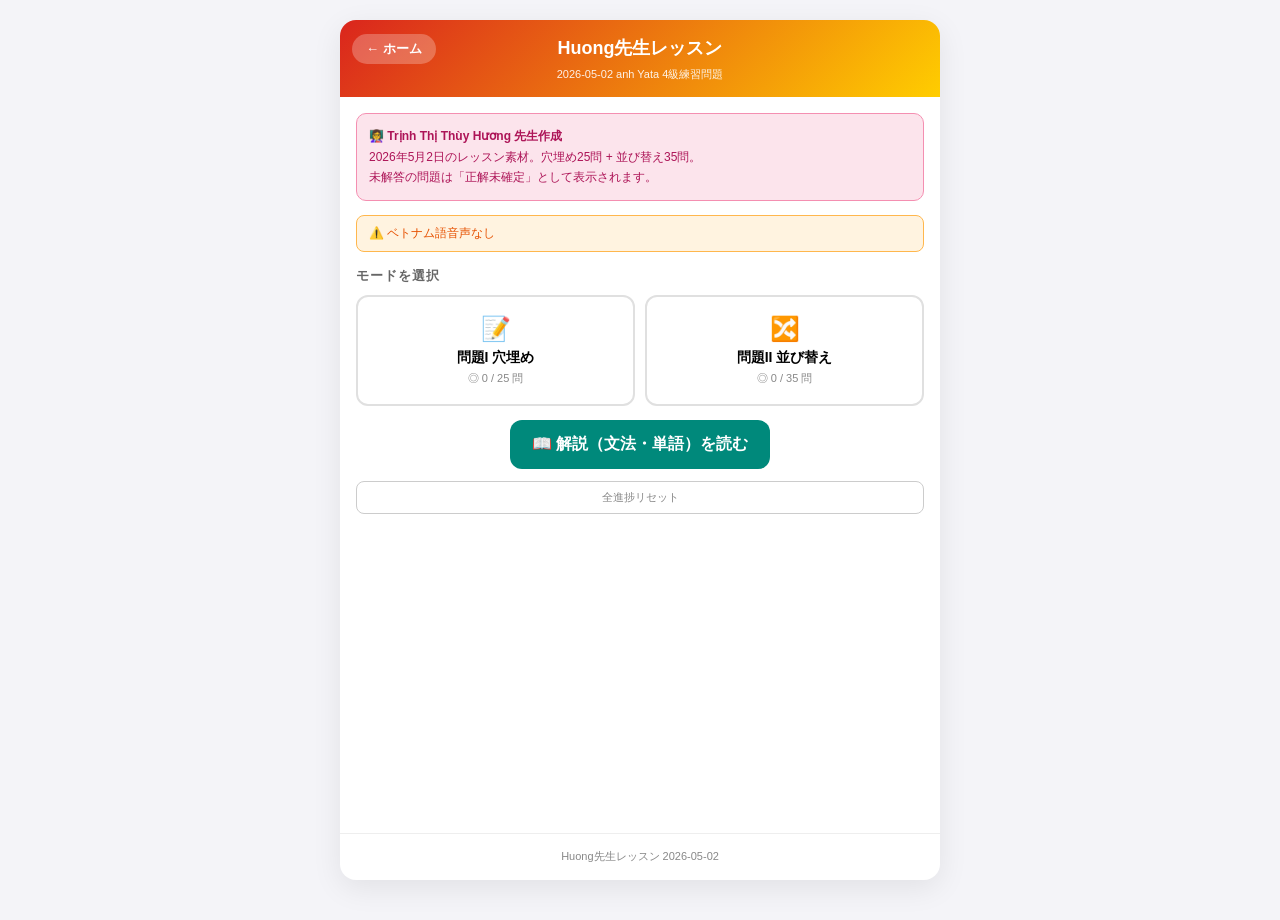
<file: huong-lesson-2026-05-02/index.html>
<!DOCTYPE html>
<html lang="ja">
<head>
<meta charset="UTF-8">
<meta name="viewport" content="width=device-width,initial-scale=1,maximum-scale=1,user-scalable=no">
<meta name="apple-mobile-web-app-capable" content="yes">
<title>Huong先生 4級練習問題 (2026-05-02)</title>
<link rel="stylesheet" href="../assets/common.css">
<style>
.intro{background:#fce4ec;border:1px solid #f48fb1;border-radius:10px;padding:12px;margin-bottom:14px;font-size:12px;color:#ad1457;line-height:1.7}
.mode-sel{display:grid;grid-template-columns:repeat(2,1fr);gap:10px;margin-bottom:14px}
.mode-sel button{padding:18px 10px;background:#fff;border:2px solid #e0e0e0;border-radius:12px;font-size:14px;font-weight:700;cursor:pointer;font-family:inherit;display:flex;flex-direction:column;align-items:center;justify-content:center;min-height:90px}
.mode-sel button:active{transform:scale(.97)}
.mode-sel button .ic{font-size:24px;margin-bottom:6px}
.mode-sel button .count{font-size:11px;color:#888;margin-top:4px;font-weight:500}
.mode-sel button.done{border-color:#2e7d32;background:#e8f5e9;color:#1b5e20}
.round-bar{background:#fff;border:1px solid #e0e0e0;border-radius:10px;padding:10px 14px;margin-bottom:12px;display:flex;justify-content:space-around;align-items:center;font-size:12px;color:#666}
.round-bar b{display:block;font-size:17px;color:#da251d;font-weight:700;margin-top:2px}
.round-bar .sep{width:1px;height:30px;background:#e0e0e0}
.stage-badge{display:inline-block;padding:4px 10px;border-radius:12px;font-size:11px;font-weight:700;margin-bottom:10px}
.stage-badge.s1{background:#e3f2fd;color:#1565c0}
.stage-badge.s2{background:#fff3e0;color:#ef6c00}

/* === Fill mode === */
.qcard{background:#fff;border:2px solid #e0e0e0;border-radius:16px;padding:20px;margin-bottom:14px;position:relative}
.qcard .qidx{position:absolute;top:12px;right:16px;font-size:12px;color:#aaa;font-weight:600}
.qcard .qlabel{font-size:11px;color:#888;letter-spacing:1px;font-weight:600;margin-bottom:10px;text-align:center}
.qcard .qfill{font-size:20px;font-weight:700;color:#222;line-height:1.7;margin-bottom:10px;text-align:center}
.qcard .qfill .blank{color:#da251d;background:#fff8e6;padding:2px 14px;border-radius:6px;border:1px dashed #da251d;margin:0 2px}
.qcard .qjp{font-size:12px;color:#666;text-align:center;padding:6px 8px;background:#f8f8f8;border-radius:6px;margin-top:6px}
.choices-hint{background:#fff8e6;border:1px solid #ffd666;border-radius:8px;padding:8px 10px;font-size:11px;color:#8b6914;margin-bottom:12px;line-height:1.6}
.unsolved{background:#fff3cd;border:1px solid #ffc107;border-radius:8px;padding:10px;font-size:12px;color:#856404;margin-bottom:10px;text-align:center}

.ans-input{width:100%;padding:14px;border:2px solid #1976d2;border-radius:12px;font-size:20px;font-family:inherit;background:#fafbff;text-align:center;color:#222;margin-bottom:14px}
.ans-input:focus{outline:none;border-color:#0d47a1;background:#fff;box-shadow:0 0 0 3px rgba(25,118,210,.15)}
.ans-input.excellent{border-color:#1b5e20;background:#c8e6c9;color:#1b5e20}
.ans-input.good{border-color:#43a047;background:#e8f5e9;color:#2e7d32}
.ans-input.okay{border-color:#ef6c00;background:#fff3e0;color:#e65100}
.ans-input.bad{border-color:#c62828;background:#ffebee;color:#b71c1c}

/* === Rearrange mode === */
.rearrange-area{background:#fff;border:2px solid #e0e0e0;border-radius:16px;padding:14px;margin-bottom:14px}
.rearrange-row{display:flex;align-items:center;gap:6px;background:#fafbff;border:1px solid #e0e0e0;border-radius:10px;padding:8px 10px;margin-bottom:6px}
.rearrange-row .pos{font-size:11px;color:#888;font-weight:700;min-width:22px;text-align:center}
.rearrange-row .word{flex:1;font-size:16px;font-weight:600;color:#222;word-break:break-word}
.rearrange-row .arrows{display:flex;gap:4px}
.rearrange-row .arrows button{width:32px;height:32px;border:none;border-radius:6px;background:#1976d2;color:#fff;font-size:14px;cursor:pointer;font-weight:700}
.rearrange-row .arrows button:active{transform:scale(.9)}
.rearrange-row .arrows button:disabled{background:#ccc;cursor:not-allowed}
.rearrange-row.locked{background:#f0f0f0;opacity:.7}
.rearrange-row.locked .arrows{display:none}
.rearrange-preview{background:#e8f5e9;border:1px solid #81c784;border-radius:10px;padding:12px;margin-bottom:12px;font-size:14px;color:#1b5e20;line-height:1.6;text-align:center;min-height:50px;display:flex;align-items:center;justify-content:center}

.judge-box{border-radius:12px;padding:14px;margin-bottom:14px;text-align:center;display:none}
.judge-box.show{display:block}
.judge-box.excellent{background:linear-gradient(135deg,#2e7d32,#43a047);color:#fff}
.judge-box.good{background:linear-gradient(135deg,#66bb6a,#81c784);color:#fff}
.judge-box.okay{background:linear-gradient(135deg,#ffa726,#fb8c00);color:#fff}
.judge-box.bad{background:linear-gradient(135deg,#ef5350,#e53935);color:#fff}
.judge-box.listen{background:linear-gradient(135deg,#5c6bc0,#3949ab);color:#fff}
.judge-box.unsolved{background:linear-gradient(135deg,#ffa726,#ff9800);color:#fff}
.judge-box .icon{font-size:38px;font-weight:800;display:block;margin-bottom:4px;line-height:1}
.judge-box .msg{font-size:13px;margin-bottom:6px;opacity:.95}
.judge-box .correct-ans{background:rgba(255,255,255,.25);border-radius:8px;padding:10px;font-size:16px;font-weight:700;display:inline-block;margin-top:4px;max-width:100%;word-break:break-word;line-height:1.5}
.judge-box .correct-ans small{display:block;font-size:11px;opacity:.85;margin-top:6px;font-weight:400}

.btn-row{display:flex;gap:10px;margin-bottom:10px}
.btn-row button{flex:1;padding:16px 8px;border:none;border-radius:12px;font-size:15px;font-weight:700;cursor:pointer;font-family:inherit}
.btn-row button:active{opacity:.75;transform:scale(.96)}
.btn-check{background:#1976d2;color:#fff}
.btn-speak-big{background:#5c6bc0;color:#fff;font-size:16px!important;padding:20px!important}
.btn-speak-big.speaking{background:#3949ab}
.btn-next{background:#2e7d32;color:#fff}
.btn-skip{background:#f5f5f5;color:#666;border:1px solid #ddd!important}

.voice-info{background:#e3f2fd;border:1px solid #64b5f6;border-radius:8px;padding:8px 12px;font-size:12px;color:#1565c0;margin-bottom:10px}
.voice-info.warn{background:#fff3e0;border-color:#ffb74d;color:#e65100}
.voice-info.err{background:#ffebee;border-color:#e57373;color:#c62828}

.complete{background:linear-gradient(135deg,#4caf50,#8bc34a);color:#fff;border-radius:16px;padding:40px 20px;text-align:center;box-shadow:0 3px 10px rgba(0,0,0,.1)}
.complete h2{font-size:28px;margin-bottom:8px}
.complete p{font-size:14px;opacity:.95;margin-bottom:16px}
.complete button{background:#fff;color:#2e7d32;border:none;padding:12px 24px;border-radius:10px;font-weight:700;font-size:14px;cursor:pointer;font-family:inherit;margin:4px}
.reset-bar{display:flex;gap:8px;margin-top:12px}
.reset-bar button{flex:1;padding:8px;background:none;border:1px solid #ccc;border-radius:8px;color:#888;font-size:11px;cursor:pointer;font-family:inherit}
</style>
</head>
<body>
<div class="app">
<header class="site">
<button class="nav-back" onclick="location.href='../'">← ホーム</button>
<h1>Huong先生レッスン</h1>
<div class="sub">2026-05-02 anh Yata 4級練習問題</div>
</header>
<main>

<div id="modeArea">
<div class="intro">
<b>👩‍🏫 Trịnh Thị Thùy Hương 先生作成</b><br>
2026年5月2日のレッスン素材。穴埋め25問 + 並び替え35問。<br>
未解答の問題は「正解未確定」として表示されます。
</div>
<div class="voice-info" id="voiceInfo">🔊 音声エンジン確認中...</div>
<div class="section-title">モードを選択</div>
<div class="mode-sel" id="modeMenu"></div>
<div style="text-align:center;margin-top:12px;"><button onclick="huongShowExplain()" style="background:#00897b;color:#fff;border:0;border-radius:12px;padding:14px 22px;font-size:16px;font-weight:bold;cursor:pointer;">📖 解説（文法・単語）を読む</button></div>
<div class="reset-bar">
<button id="btnResetAll">全進捗リセット</button>
</div>
</div>

<div id="learnArea" class="hidden">
<div class="round-bar">
<div>周回<b id="s-round">1 / 5</b></div>
<div class="sep"></div>
<div>残り<b id="s-remain">-</b></div>
<div class="sep"></div>
<div>習得(◎)<b id="s-done">-</b></div>
</div>

<div id="stageBadge" class="stage-badge s1">STEP 1: 音声なしで挑戦</div>

<!-- 穴埋めモード -->
<div id="fillSection">
<div class="choices-hint" id="choicesHint"></div>
<div class="qcard">
<div class="qidx" id="fIdx">-</div>
<div class="qlabel">下線部に入る語を入力</div>
<div class="qfill" id="qFill">-</div>
<div class="qjp" id="qFillJp">-</div>
</div>
<div class="unsolved hidden" id="unsolvedFill">⚠️ この問題は正解未確定です。スキップ推奨。</div>
<input type="text" class="ans-input" id="fillAns" autocapitalize="none" autocorrect="off" autocomplete="off" spellcheck="false" placeholder="答えを入力" />
</div>

<!-- 並び替えモード -->
<div id="rearrangeSection" class="hidden">
<div class="qcard">
<div class="qidx" id="rIdx">-</div>
<div class="qlabel">語を並び替えて意味の通る文を作る</div>
<div class="qfill" id="qRearrangeJp" style="font-size:13px;color:#666;background:#f8f8f8;padding:8px;border-radius:6px;text-align:center;"></div>
</div>
<div class="rearrange-preview" id="rearrangePreview">↓ 下のボタンで並び替えてください</div>
<div class="rearrange-area" id="rearrangeArea"></div>
<div class="unsolved hidden" id="unsolvedRearrange">⚠️ この問題は正解未確定です。並べたら確認してください。</div>
</div>

<div class="judge-box" id="judge">
<span class="icon" id="judgeIcon">✓</span>
<div class="msg" id="judgeMsg"></div>
<div class="correct-ans" id="correctAns"></div>
</div>

<div class="btn-row" id="btnsStage1">
<button class="btn-skip" id="btnSkip">わからない</button>
<button class="btn-check" id="btnCheck">答え合わせ</button>
</div>
<div class="btn-row hidden" id="btnsListen">
<button class="btn-speak-big" id="btnSpeakBig">🔊 音声で聞く</button>
</div>
<div class="btn-row hidden" id="btnsStage2">
<button class="btn-check" id="btnCheck2">もう一度 答え合わせ</button>
</div>
<div class="btn-row hidden" id="btnsNext">
<button class="btn-next" id="btnNext">次の問題 ▶</button>
</div>

<div class="progress"><div class="progress-bar" id="bar" style="width:0%"></div></div>
<div class="reset-bar">
<button id="btnBack">← モード選択</button>
<button id="btnResetCur">このモードをリセット</button>
</div>
</div>

<div id="completeArea" class="complete hidden">
<h2>🎉 完了！</h2>
<p id="completeMsg">レッスン完了</p>
<button onclick="location.reload()">モード選択に戻る</button>
</div>

<div id="explainArea" class="hidden" style="max-width:760px;margin:0 auto;padding:16px;">
<button onclick="huongExplainBack()" style="background:#1976d2;color:#fff;border:0;border-radius:10px;padding:10px 18px;font-size:15px;margin-bottom:14px;">← モード選択に戻る</button>
<h2 style="font-size:20px;color:#0d47a1;margin:6px 0;">解説：文法と単語（漢越語つき）</h2>
<p style="color:#666;font-size:13px;margin:0 0 14px;">Huong先生 並び替え35問・4級対策</p>
<h3 style="font-size:17px;color:#1565c0;border-bottom:2px solid #1565c0;padding-bottom:4px;">Ⅰ. 文法パターン</h3>
<div style="margin:12px 0;padding:10px 12px;background:#f4f8ff;border-left:4px solid #1976d2;border-radius:6px;">
<div style="font-weight:bold;color:#0d47a1;font-size:15px;">1. 〜だけれども（譲歩）</div>
<div style="color:#c2185b;font-size:15px;margin:3px 0;">Dù / Mặc dù / Tuy … (nhưng) … vẫn / cũng</div>
<div style="color:#333;font-size:14px;">逆のことが起きても「それでも〜」。後ろに vẫn（それでも）や cũng（〜も）。Tuy が一番かたい言い方。（第1・26・27・28問）</div>
</div>
<div style="margin:12px 0;padding:10px 12px;background:#f4f8ff;border-left:4px solid #1976d2;border-radius:6px;">
<div style="font-weight:bold;color:#0d47a1;font-size:15px;">2. 〜であろうとなかろうと</div>
<div style="color:#c2185b;font-size:15px;margin:3px 0;">Dù … hay (không) … thì … cũng</div>
<div style="color:#333;font-size:14px;">二つのどちらでも結果は同じ。（第30・31問）</div>
</div>
<div style="margin:12px 0;padding:10px 12px;background:#f4f8ff;border-left:4px solid #1976d2;border-radius:6px;">
<div style="font-weight:bold;color:#0d47a1;font-size:15px;">3. do（行為者）＋動詞 ＝ 〜によって…される</div>
<div style="color:#c2185b;font-size:15px;margin:3px 0;">… do 人 … (ra)</div>
<div style="color:#333;font-size:14px;">英語の受け身に近い。「誰がやったか」を do(=by) の後ろに置く。ra は外に広めるイメージ。（第3・4問）</div>
</div>
<div style="margin:12px 0;padding:10px 12px;background:#f4f8ff;border-left:4px solid #1976d2;border-radius:6px;">
<div style="font-weight:bold;color:#0d47a1;font-size:15px;">4. 〜なので…（理由→結果）</div>
<div style="color:#c2185b;font-size:15px;margin:3px 0;">(Do/Vì) … nên …</div>
<div style="color:#333;font-size:14px;">前に理由、nên のあとに結果。（第34・35問）</div>
</div>
<div style="margin:12px 0;padding:10px 12px;background:#f4f8ff;border-left:4px solid #1976d2;border-radius:6px;">
<div style="font-weight:bold;color:#0d47a1;font-size:15px;">5. 〜だけでなく…も</div>
<div style="color:#c2185b;font-size:15px;margin:3px 0;">không những … mà còn … (nữa)</div>
<div style="color:#333;font-size:14px;">二つの良い点・特徴を並べる。là が必要な文では2回要る。（第5・6・7問）</div>
</div>
<div style="margin:12px 0;padding:10px 12px;background:#f4f8ff;border-left:4px solid #1976d2;border-radius:6px;">
<div style="font-weight:bold;color:#0d47a1;font-size:15px;">6. 例えば</div>
<div style="color:#c2185b;font-size:15px;margin:3px 0;">ví dụ như</div>
<div style="color:#333;font-size:14px;">例を挙げるときの言い方。（第8問）</div>
</div>
<div style="margin:12px 0;padding:10px 12px;background:#f4f8ff;border-left:4px solid #1976d2;border-radius:6px;">
<div style="font-weight:bold;color:#0d47a1;font-size:15px;">7. どんな〜でも</div>
<div style="color:#c2185b;font-size:15px;margin:3px 0;">bất cứ + 名詞 + nào cũng / bất cứ điều gì / bất cứ thứ gì / bất cứ lúc nào</div>
<div style="color:#333;font-size:14px;">「どれでも・何でも・いつでも」と全部を指す。（第9・10・11問）</div>
</div>
<div style="margin:12px 0;padding:10px 12px;background:#f4f8ff;border-left:4px solid #1976d2;border-radius:6px;">
<div style="font-weight:bold;color:#0d47a1;font-size:15px;">8. 〜次第・〜に応じて</div>
<div style="color:#c2185b;font-size:15px;margin:3px 0;">tùy theo / tùy thuộc vào（成句 tùy cơ ứng biến）</div>
<div style="color:#333;font-size:14px;">条件によって結果が変わる。（第12・13・14問）</div>
</div>
<div style="margin:12px 0;padding:10px 12px;background:#f4f8ff;border-left:4px solid #1976d2;border-radius:6px;">
<div style="font-weight:bold;color:#0d47a1;font-size:15px;">9. 〜するほど・〜するあまり</div>
<div style="color:#c2185b;font-size:15px;margin:3px 0;">đến mức / đến nỗi</div>
<div style="color:#333;font-size:14px;">程度が大きいことを強調する。（第15・16・22問）</div>
</div>
<div style="margin:12px 0;padding:10px 12px;background:#f4f8ff;border-left:4px solid #1976d2;border-radius:6px;">
<div style="font-weight:bold;color:#0d47a1;font-size:15px;">10. 〜するために</div>
<div style="color:#c2185b;font-size:15px;margin:3px 0;">để + 動詞</div>
<div style="color:#333;font-size:14px;">目的を表す。（第17問）</div>
</div>
<div style="margin:12px 0;padding:10px 12px;background:#f4f8ff;border-left:4px solid #1976d2;border-radius:6px;">
<div style="font-weight:bold;color:#0d47a1;font-size:15px;">11. 〜だけ…する（同じ量）</div>
<div style="color:#c2185b;font-size:15px;margin:3px 0;">bao nhiêu … bấy nhiêu</div>
<div style="color:#333;font-size:14px;">前の量と同じだけ後ろもする。（第18問）</div>
</div>
<div style="margin:12px 0;padding:10px 12px;background:#f4f8ff;border-left:4px solid #1976d2;border-radius:6px;">
<div style="font-weight:bold;color:#0d47a1;font-size:15px;">12. 〜のとおりに…する</div>
<div style="color:#c2185b;font-size:15px;margin:3px 0;">sao … vậy</div>
<div style="color:#333;font-size:14px;">言われたとおりに行う。（第19問）</div>
</div>
<div style="margin:12px 0;padding:10px 12px;background:#f4f8ff;border-left:4px solid #1976d2;border-radius:6px;">
<div style="font-weight:bold;color:#0d47a1;font-size:15px;">13. 〜すると決まって…</div>
<div style="color:#c2185b;font-size:15px;margin:3px 0;">cứ … là …</div>
<div style="color:#333;font-size:14px;">あることが起きると必ず次が起きる。（第20問）</div>
</div>
<div style="margin:12px 0;padding:10px 12px;background:#f4f8ff;border-left:4px solid #1976d2;border-radius:6px;">
<div style="font-weight:bold;color:#0d47a1;font-size:15px;">14. 〜させる（引き起こす）</div>
<div style="color:#c2185b;font-size:15px;margin:3px 0;">khiến / làm / làm cho</div>
<div style="color:#333;font-size:14px;">原因が結果を引き起こす。（第21・22・23問）</div>
</div>
<div style="margin:12px 0;padding:10px 12px;background:#f4f8ff;border-left:4px solid #1976d2;border-radius:6px;">
<div style="font-weight:bold;color:#0d47a1;font-size:15px;">15. もし〜なら…（すべき）</div>
<div style="color:#c2185b;font-size:15px;margin:3px 0;">nếu … thì (nên) …</div>
<div style="color:#333;font-size:14px;">条件と、それに対する助言・結果。（第24問）</div>
</div>
<div style="margin:12px 0;padding:10px 12px;background:#f4f8ff;border-left:4px solid #1976d2;border-radius:6px;">
<div style="font-weight:bold;color:#0d47a1;font-size:15px;">16. 自分で〜する</div>
<div style="color:#c2185b;font-size:15px;margin:3px 0;">tự … lấy</div>
<div style="color:#333;font-size:14px;">自分の力で行うことを強める。（第25問）</div>
</div>
<div style="margin:12px 0;padding:10px 12px;background:#f4f8ff;border-left:4px solid #1976d2;border-radius:6px;">
<div style="font-weight:bold;color:#0d47a1;font-size:15px;">17. 〜と言える</div>
<div style="color:#c2185b;font-size:15px;margin:3px 0;">có thể nói</div>
<div style="color:#333;font-size:14px;">「〜と言ってよい」という前置き。文頭に来る。（第32・33問）</div>
</div>
<div style="margin:12px 0;padding:10px 12px;background:#f4f8ff;border-left:4px solid #1976d2;border-radius:6px;">
<div style="font-weight:bold;color:#0d47a1;font-size:15px;">18. その他</div>
<div style="color:#c2185b;font-size:15px;margin:3px 0;">trước khi＋動詞 / chưa bao giờ / không bao giờ</div>
<div style="color:#333;font-size:14px;">〜する前に（第10）／一度も〜ない（第28）／決して〜ない（第29）。</div>
</div>
<h3 style="font-size:17px;color:#1565c0;border-bottom:2px solid #1565c0;padding-bottom:4px;margin-top:22px;">Ⅱ. 単語（漢越語つき）</h3>
<p style="color:#666;font-size:13px;">「漢越語」＝漢字に対応するベトナム語。— は固有語（漢越語でない）。一部だけ漢越語の場合はその部分を示す。</p>
<table style="width:100%;border-collapse:collapse;font-size:14px;">
<tr style="background:#1565c0;color:#fff;"><th style="padding:7px;border:1px solid #ccc;text-align:left;">ベトナム語</th><th style="padding:7px;border:1px solid #ccc;text-align:left;">意味</th><th style="padding:7px;border:1px solid #ccc;text-align:left;">漢越語</th></tr>
<tr><td style="padding:6px;border:1px solid #ddd;color:#c2185b;">phản đối</td><td style="padding:6px;border:1px solid #ddd;">反対する</td><td style="padding:6px;border:1px solid #ddd;color:#555;">反対</td></tr>
<tr><td style="padding:6px;border:1px solid #ddd;color:#c2185b;">cố gắng hết sức</td><td style="padding:6px;border:1px solid #ddd;">全力を尽くす</td><td style="padding:6px;border:1px solid #ddd;color:#555;">—</td></tr>
<tr><td style="padding:6px;border:1px solid #ddd;color:#c2185b;">diễn viên</td><td style="padding:6px;border:1px solid #ddd;">俳優</td><td style="padding:6px;border:1px solid #ddd;color:#555;">演員</td></tr>
<tr><td style="padding:6px;border:1px solid #ddd;color:#c2185b;">nhà văn</td><td style="padding:6px;border:1px solid #ddd;">作家</td><td style="padding:6px;border:1px solid #ddd;color:#555;">文(văn)</td></tr>
<tr><td style="padding:6px;border:1px solid #ddd;color:#c2185b;">căn bếp</td><td style="padding:6px;border:1px solid #ddd;">台所</td><td style="padding:6px;border:1px solid #ddd;color:#555;">—</td></tr>
<tr><td style="padding:6px;border:1px solid #ddd;color:#c2185b;">trọng lượng</td><td style="padding:6px;border:1px solid #ddd;">重さ</td><td style="padding:6px;border:1px solid #ddd;color:#555;">重量</td></tr>
<tr><td style="padding:6px;border:1px solid #ddd;color:#c2185b;">kích thước</td><td style="padding:6px;border:1px solid #ddd;">大きさ・寸法</td><td style="padding:6px;border:1px solid #ddd;color:#555;">—</td></tr>
<tr><td style="padding:6px;border:1px solid #ddd;color:#c2185b;">giá tiền</td><td style="padding:6px;border:1px solid #ddd;">値段</td><td style="padding:6px;border:1px solid #ddd;color:#555;">価(giá)</td></tr>
<tr><td style="padding:6px;border:1px solid #ddd;color:#c2185b;">câu trả lời</td><td style="padding:6px;border:1px solid #ddd;">答え</td><td style="padding:6px;border:1px solid #ddd;color:#555;">—</td></tr>
<tr><td style="padding:6px;border:1px solid #ddd;color:#c2185b;">xếp hàng</td><td style="padding:6px;border:1px solid #ddd;">列に並ぶ</td><td style="padding:6px;border:1px solid #ddd;color:#555;">—</td></tr>
<tr><td style="padding:6px;border:1px solid #ddd;color:#c2185b;">làm thủ tục</td><td style="padding:6px;border:1px solid #ddd;">手続きをする</td><td style="padding:6px;border:1px solid #ddd;color:#555;">手続(thủ tục)</td></tr>
<tr><td style="padding:6px;border:1px solid #ddd;color:#c2185b;">bị ngập</td><td style="padding:6px;border:1px solid #ddd;">水浸しになる</td><td style="padding:6px;border:1px solid #ddd;color:#555;">—</td></tr>
<tr><td style="padding:6px;border:1px solid #ddd;color:#c2185b;">giật mình</td><td style="padding:6px;border:1px solid #ddd;">びっくりする</td><td style="padding:6px;border:1px solid #ddd;color:#555;">—</td></tr>
<tr><td style="padding:6px;border:1px solid #ddd;color:#c2185b;">cảm động</td><td style="padding:6px;border:1px solid #ddd;">感動する</td><td style="padding:6px;border:1px solid #ddd;color:#555;">感動</td></tr>
<tr><td style="padding:6px;border:1px solid #ddd;color:#c2185b;">rơi nước mắt</td><td style="padding:6px;border:1px solid #ddd;">涙を流す</td><td style="padding:6px;border:1px solid #ddd;color:#555;">—</td></tr>
<tr><td style="padding:6px;border:1px solid #ddd;color:#c2185b;">ngành du lịch</td><td style="padding:6px;border:1px solid #ddd;">観光業</td><td style="padding:6px;border:1px solid #ddd;color:#555;">遊歴(du lịch)</td></tr>
<tr><td style="padding:6px;border:1px solid #ddd;color:#c2185b;">tê liệt</td><td style="padding:6px;border:1px solid #ddd;">麻痺する</td><td style="padding:6px;border:1px solid #ddd;color:#555;">—</td></tr>
<tr><td style="padding:6px;border:1px solid #ddd;color:#c2185b;">giải quyết</td><td style="padding:6px;border:1px solid #ddd;">解決する</td><td style="padding:6px;border:1px solid #ddd;color:#555;">解決</td></tr>
<tr><td style="padding:6px;border:1px solid #ddd;color:#c2185b;">trận đấu</td><td style="padding:6px;border:1px solid #ddd;">試合</td><td style="padding:6px;border:1px solid #ddd;color:#555;">—</td></tr>
<tr><td style="padding:6px;border:1px solid #ddd;color:#c2185b;">diễn ra</td><td style="padding:6px;border:1px solid #ddd;">行われる</td><td style="padding:6px;border:1px solid #ddd;color:#555;">演(diễn)</td></tr>
<tr><td style="padding:6px;border:1px solid #ddd;color:#c2185b;">ăn trộm</td><td style="padding:6px;border:1px solid #ddd;">盗む</td><td style="padding:6px;border:1px solid #ddd;color:#555;">—</td></tr>
<tr><td style="padding:6px;border:1px solid #ddd;color:#c2185b;">tặng quà</td><td style="padding:6px;border:1px solid #ddd;">贈り物をする</td><td style="padding:6px;border:1px solid #ddd;color:#555;">贈(tặng)</td></tr>
<tr><td style="padding:6px;border:1px solid #ddd;color:#c2185b;">bận rộn</td><td style="padding:6px;border:1px solid #ddd;">忙しい</td><td style="padding:6px;border:1px solid #ddd;color:#555;">—</td></tr>
<tr><td style="padding:6px;border:1px solid #ddd;color:#c2185b;">rảnh rỗi</td><td style="padding:6px;border:1px solid #ddd;">暇</td><td style="padding:6px;border:1px solid #ddd;color:#555;">—</td></tr>
<tr><td style="padding:6px;border:1px solid #ddd;color:#c2185b;">biểu tượng</td><td style="padding:6px;border:1px solid #ddd;">象徴</td><td style="padding:6px;border:1px solid #ddd;color:#555;">表象</td></tr>
<tr><td style="padding:6px;border:1px solid #ddd;color:#c2185b;">người tiêu dùng</td><td style="padding:6px;border:1px solid #ddd;">消費者</td><td style="padding:6px;border:1px solid #ddd;color:#555;">消(tiêu)</td></tr>
<tr><td style="padding:6px;border:1px solid #ddd;color:#c2185b;">lười học</td><td style="padding:6px;border:1px solid #ddd;">勉強を怠ける</td><td style="padding:6px;border:1px solid #ddd;color:#555;">学(học)</td></tr>
<tr><td style="padding:6px;border:1px solid #ddd;color:#c2185b;">thi lại</td><td style="padding:6px;border:1px solid #ddd;">追試・再試験</td><td style="padding:6px;border:1px solid #ddd;color:#555;">試(thi)</td></tr>
</table>
<div id="area4-block">
<h3 style="font-size:17px;color:#1565c0;border-bottom:2px solid #1565c0;padding-bottom:4px;margin-top:26px;">Ⅲ. 重要4分野まとめ（網羅・4級相当）</h3>
<p style="color:#666;font-size:13px;">過去問に出た語だけでなく、4級でよく使う形を広く収録。</p>
<h4 style="font-size:15px;color:#1565c0;margin:14px 0 2px;">1. 前置詞の相性（動詞・形容詞＋前置詞）</h4>
<p style="font-size:13px;color:#555;">動詞・形容詞ごとに組む前置詞が決まっている。誤り問題で最頻出。</p>
<h4 style="font-size:15px;color:#1565c0;margin:14px 0 2px;">① với（〜と・〜に｜相手）</h4>
<table style="width:100%;border-collapse:collapse;font-size:13.5px;margin:6px 0 14px;"><tr style="background:#1565c0;color:#fff;"><th style="padding:6px;border:1px solid #ccc;text-align:left;">ベトナム語</th><th style="padding:6px;border:1px solid #ccc;text-align:left;">意味</th><th style="padding:6px;border:1px solid #ccc;text-align:left;">例文</th></tr><tr><td style="padding:5px 6px;border:1px solid #ddd;color:#c2185b;font-weight:bold;">hài lòng với</td><td style="padding:5px 6px;border:1px solid #ddd;color:#333;font-weight:normal;">〜に満足</td><td style="padding:5px 6px;border:1px solid #ddd;color:#333;font-weight:normal;">Tôi hài lòng với kết quả.</td></tr><tr><td style="padding:5px 6px;border:1px solid #ddd;color:#c2185b;font-weight:bold;">thất vọng với</td><td style="padding:5px 6px;border:1px solid #ddd;color:#333;font-weight:normal;">〜に失望</td><td style="padding:5px 6px;border:1px solid #ddd;color:#333;font-weight:normal;">Tôi thất vọng với cách đó.</td></tr><tr><td style="padding:5px 6px;border:1px solid #ddd;color:#c2185b;font-weight:bold;">kiên nhẫn với</td><td style="padding:5px 6px;border:1px solid #ddd;color:#333;font-weight:normal;">〜に忍耐強い</td><td style="padding:5px 6px;border:1px solid #ddd;color:#333;font-weight:normal;">Hãy kiên nhẫn với trẻ con.</td></tr><tr><td style="padding:5px 6px;border:1px solid #ddd;color:#c2185b;font-weight:bold;">đối diện với</td><td style="padding:5px 6px;border:1px solid #ddd;color:#333;font-weight:normal;">〜の向かい</td><td style="padding:5px 6px;border:1px solid #ddd;color:#333;font-weight:normal;">Nhà tôi đối diện với bệnh viện.</td></tr><tr><td style="padding:5px 6px;border:1px solid #ddd;color:#c2185b;font-weight:bold;">khác với</td><td style="padding:5px 6px;border:1px solid #ddd;color:#333;font-weight:normal;">〜と違う</td><td style="padding:5px 6px;border:1px solid #ddd;color:#333;font-weight:normal;">Khác với tôi, anh ấy thích cà phê.</td></tr><tr><td style="padding:5px 6px;border:1px solid #ddd;color:#c2185b;font-weight:bold;">giống với</td><td style="padding:5px 6px;border:1px solid #ddd;color:#333;font-weight:normal;">〜と似ている</td><td style="padding:5px 6px;border:1px solid #ddd;color:#333;font-weight:normal;">Em ấy giống với mẹ.</td></tr><tr><td style="padding:5px 6px;border:1px solid #ddd;color:#c2185b;font-weight:bold;">quen với</td><td style="padding:5px 6px;border:1px solid #ddd;color:#333;font-weight:normal;">〜に慣れる</td><td style="padding:5px 6px;border:1px solid #ddd;color:#333;font-weight:normal;">Tôi đã quen với công việc.</td></tr><tr><td style="padding:5px 6px;border:1px solid #ddd;color:#c2185b;font-weight:bold;">so sánh với</td><td style="padding:5px 6px;border:1px solid #ddd;color:#333;font-weight:normal;">〜と比べる</td><td style="padding:5px 6px;border:1px solid #ddd;color:#333;font-weight:normal;">Đừng so sánh với người khác.</td></tr><tr><td style="padding:5px 6px;border:1px solid #ddd;color:#c2185b;font-weight:bold;">kết hôn với</td><td style="padding:5px 6px;border:1px solid #ddd;color:#333;font-weight:normal;">〜と結婚</td><td style="padding:5px 6px;border:1px solid #ddd;color:#333;font-weight:normal;">Cô ấy kết hôn với một bác sĩ.</td></tr><tr><td style="padding:5px 6px;border:1px solid #ddd;color:#c2185b;font-weight:bold;">giao tiếp với</td><td style="padding:5px 6px;border:1px solid #ddd;color:#333;font-weight:normal;">〜とやり取り</td><td style="padding:5px 6px;border:1px solid #ddd;color:#333;font-weight:normal;">Học để giao tiếp với khách.</td></tr><tr><td style="padding:5px 6px;border:1px solid #ddd;color:#c2185b;font-weight:bold;">đồng ý với</td><td style="padding:5px 6px;border:1px solid #ddd;color:#333;font-weight:normal;">〜に同意</td><td style="padding:5px 6px;border:1px solid #ddd;color:#333;font-weight:normal;">Tôi đồng ý với bạn.</td></tr><tr><td style="padding:5px 6px;border:1px solid #ddd;color:#c2185b;font-weight:bold;">cạnh tranh với</td><td style="padding:5px 6px;border:1px solid #ddd;color:#333;font-weight:normal;">〜と競争</td><td style="padding:5px 6px;border:1px solid #ddd;color:#333;font-weight:normal;">Các hãng cạnh tranh với nhau.</td></tr></table>
<h4 style="font-size:15px;color:#1565c0;margin:14px 0 2px;">② về（〜について）</h4>
<table style="width:100%;border-collapse:collapse;font-size:13.5px;margin:6px 0 14px;"><tr style="background:#1565c0;color:#fff;"><th style="padding:6px;border:1px solid #ccc;text-align:left;">ベトナム語</th><th style="padding:6px;border:1px solid #ccc;text-align:left;">意味</th><th style="padding:6px;border:1px solid #ccc;text-align:left;">例文</th></tr><tr><td style="padding:5px 6px;border:1px solid #ddd;color:#c2185b;font-weight:bold;">nói/viết về</td><td style="padding:5px 6px;border:1px solid #ddd;color:#333;font-weight:normal;">〜について話す/書く</td><td style="padding:5px 6px;border:1px solid #ddd;color:#333;font-weight:normal;">Bài báo viết về du lịch.</td></tr><tr><td style="padding:5px 6px;border:1px solid #ddd;color:#c2185b;font-weight:bold;">nghĩ về</td><td style="padding:5px 6px;border:1px solid #ddd;color:#333;font-weight:normal;">〜について考える</td><td style="padding:5px 6px;border:1px solid #ddd;color:#333;font-weight:normal;">Tôi nghĩ về tương lai.</td></tr><tr><td style="padding:5px 6px;border:1px solid #ddd;color:#c2185b;font-weight:bold;">tìm hiểu về</td><td style="padding:5px 6px;border:1px solid #ddd;color:#333;font-weight:normal;">〜を調べる</td><td style="padding:5px 6px;border:1px solid #ddd;color:#333;font-weight:normal;">Tìm hiểu về văn hóa Việt.</td></tr><tr><td style="padding:5px 6px;border:1px solid #ddd;color:#c2185b;font-weight:bold;">lo lắng về</td><td style="padding:5px 6px;border:1px solid #ddd;color:#333;font-weight:normal;">〜を心配</td><td style="padding:5px 6px;border:1px solid #ddd;color:#333;font-weight:normal;">Mẹ lo lắng về sức khỏe tôi.</td></tr><tr><td style="padding:5px 6px;border:1px solid #ddd;color:#c2185b;font-weight:bold;">chịu trách nhiệm về</td><td style="padding:5px 6px;border:1px solid #ddd;color:#333;font-weight:normal;">〜に責任を負う</td><td style="padding:5px 6px;border:1px solid #ddd;color:#333;font-weight:normal;">Ai chịu trách nhiệm về việc này?</td></tr></table>
<h4 style="font-size:15px;color:#1565c0;margin:14px 0 2px;">③ đến/tới（〜に｜到達）</h4>
<table style="width:100%;border-collapse:collapse;font-size:13.5px;margin:6px 0 14px;"><tr style="background:#1565c0;color:#fff;"><th style="padding:6px;border:1px solid #ccc;text-align:left;">ベトナム語</th><th style="padding:6px;border:1px solid #ccc;text-align:left;">意味</th><th style="padding:6px;border:1px solid #ccc;text-align:left;">例文</th></tr><tr><td style="padding:5px 6px;border:1px solid #ddd;color:#c2185b;font-weight:bold;">quan tâm đến</td><td style="padding:5px 6px;border:1px solid #ddd;color:#333;font-weight:normal;">〜に関心</td><td style="padding:5px 6px;border:1px solid #ddd;color:#333;font-weight:normal;">Tôi quan tâm đến môi trường.</td></tr><tr><td style="padding:5px 6px;border:1px solid #ddd;color:#c2185b;font-weight:bold;">chú ý đến</td><td style="padding:5px 6px;border:1px solid #ddd;color:#333;font-weight:normal;">〜に注意</td><td style="padding:5px 6px;border:1px solid #ddd;color:#333;font-weight:normal;">Chú ý đến an toàn.</td></tr><tr><td style="padding:5px 6px;border:1px solid #ddd;color:#c2185b;font-weight:bold;">ảnh hưởng đến</td><td style="padding:5px 6px;border:1px solid #ddd;color:#333;font-weight:normal;">〜に影響</td><td style="padding:5px 6px;border:1px solid #ddd;color:#333;font-weight:normal;">Thời tiết ảnh hưởng đến mùa màng.</td></tr><tr><td style="padding:5px 6px;border:1px solid #ddd;color:#c2185b;font-weight:bold;">liên quan đến</td><td style="padding:5px 6px;border:1px solid #ddd;color:#333;font-weight:normal;">〜に関連</td><td style="padding:5px 6px;border:1px solid #ddd;color:#333;font-weight:normal;">Việc này liên quan đến tiền.</td></tr></table>
<h4 style="font-size:15px;color:#1565c0;margin:14px 0 2px;">④ sang／⑤ vào／⑥ cho／⑦ để／⑧ bằng／⑨ theo</h4>
<table style="width:100%;border-collapse:collapse;font-size:13.5px;margin:6px 0 14px;"><tr style="background:#1565c0;color:#fff;"><th style="padding:6px;border:1px solid #ccc;text-align:left;">前置詞</th><th style="padding:6px;border:1px solid #ccc;text-align:left;">代表的な組み合わせ</th><th style="padding:6px;border:1px solid #ccc;text-align:left;">意味・例</th></tr><tr><td style="padding:5px 6px;border:1px solid #ddd;color:#c2185b;font-weight:bold;">sang</td><td style="padding:5px 6px;border:1px solid #ddd;color:#333;font-weight:normal;">dịch sang / chuyển sang / đổi sang</td><td style="padding:5px 6px;border:1px solid #ddd;color:#333;font-weight:normal;">〜語に訳す等｜dịch sang tiếng Nhật</td></tr><tr><td style="padding:5px 6px;border:1px solid #ddd;color:#c2185b;font-weight:bold;">vào</td><td style="padding:5px 6px;border:1px solid #ddd;color:#333;font-weight:normal;">cho…vào / tập trung vào / dựa vào / phụ thuộc vào</td><td style="padding:5px 6px;border:1px solid #ddd;color:#333;font-weight:normal;">中へ・拠り所｜tập trung vào bài học</td></tr><tr><td style="padding:5px 6px;border:1px solid #ddd;color:#c2185b;font-weight:bold;">cho</td><td style="padding:5px 6px;border:1px solid #ddd;color:#333;font-weight:normal;">tặng/gửi/nói/đưa cho / dành cho / làm cho</td><td style="padding:5px 6px;border:1px solid #ddd;color:#333;font-weight:normal;">受け手・〜のため｜gửi quà cho bạn</td></tr><tr><td style="padding:5px 6px;border:1px solid #ddd;color:#c2185b;font-weight:bold;">để</td><td style="padding:5px 6px;border:1px solid #ddd;color:#333;font-weight:normal;">để + 動詞（目的）</td><td style="padding:5px 6px;border:1px solid #ddd;color:#333;font-weight:normal;">〜するため｜học để thi。★名詞目的は vì/nhằm mục đích</td></tr><tr><td style="padding:5px 6px;border:1px solid #ddd;color:#c2185b;font-weight:bold;">bằng</td><td style="padding:5px 6px;border:1px solid #ddd;color:#333;font-weight:normal;">đi/làm/viết/trả bằng</td><td style="padding:5px 6px;border:1px solid #ddd;color:#333;font-weight:normal;">手段・材料｜làm bằng da（革で）</td></tr><tr><td style="padding:5px 6px;border:1px solid #ddd;color:#c2185b;font-weight:bold;">theo</td><td style="padding:5px 6px;border:1px solid #ddd;color:#333;font-weight:normal;">theo+名詞+thì / làm theo</td><td style="padding:5px 6px;border:1px solid #ddd;color:#333;font-weight:normal;">〜によると／従う｜Theo dự báo thì…</td></tr></table>
<h4 style="font-size:15px;color:#1565c0;margin:14px 0 2px;">2. 後置修飾（名詞を後ろから説明）</h4>
<p style="font-size:13px;color:#555;">説明する語を名詞の【後ろ】に置く（日本語と逆）。</p>
<table style="width:100%;border-collapse:collapse;font-size:13.5px;margin:6px 0 14px;"><tr style="background:#1565c0;color:#fff;"><th style="padding:6px;border:1px solid #ccc;text-align:left;">型</th><th style="padding:6px;border:1px solid #ccc;text-align:left;">意味</th><th style="padding:6px;border:1px solid #ccc;text-align:left;">例</th></tr><tr><td style="padding:5px 6px;border:1px solid #ddd;color:#c2185b;font-weight:bold;">名詞＋動詞句</td><td style="padding:5px 6px;border:1px solid #ddd;color:#333;font-weight:normal;">〜する…（関係代名詞なし）</td><td style="padding:5px 6px;border:1px solid #ddd;color:#333;font-weight:normal;">người làm việc＝働く人<br>bác sĩ chữa răng＝歯を治す医者</td></tr><tr><td style="padding:5px 6px;border:1px solid #ddd;color:#c2185b;font-weight:bold;">名詞＋(đã/đang/sẽ)＋動詞</td><td style="padding:5px 6px;border:1px solid #ddd;color:#333;font-weight:normal;">〜した/している…</td><td style="padding:5px 6px;border:1px solid #ddd;color:#333;font-weight:normal;">thời gian đã qua＝過ぎた時間</td></tr><tr><td style="padding:5px 6px;border:1px solid #ddd;color:#c2185b;font-weight:bold;">名詞＋mà＋主+動</td><td style="padding:5px 6px;border:1px solid #ddd;color:#333;font-weight:normal;">〜（する）…</td><td style="padding:5px 6px;border:1px solid #ddd;color:#333;font-weight:normal;">quyển sách mà tôi mua＝私が買った本</td></tr><tr><td style="padding:5px 6px;border:1px solid #ddd;color:#c2185b;font-weight:bold;">名詞＋形容詞</td><td style="padding:5px 6px;border:1px solid #ddd;color:#333;font-weight:normal;">〜な…</td><td style="padding:5px 6px;border:1px solid #ddd;color:#333;font-weight:normal;">cái áo đẹp＝きれいな服</td></tr><tr><td style="padding:5px 6px;border:1px solid #ddd;color:#c2185b;font-weight:bold;">名詞＋của＋名詞</td><td style="padding:5px 6px;border:1px solid #ddd;color:#333;font-weight:normal;">〜の…</td><td style="padding:5px 6px;border:1px solid #ddd;color:#333;font-weight:normal;">nhà của tôi＝私の家</td></tr><tr><td style="padding:5px 6px;border:1px solid #ddd;color:#c2185b;font-weight:bold;">名詞＋để＋動詞</td><td style="padding:5px 6px;border:1px solid #ddd;color:#333;font-weight:normal;">〜するための…</td><td style="padding:5px 6px;border:1px solid #ddd;color:#333;font-weight:normal;">cách để học＝学ぶ方法</td></tr><tr><td style="padding:5px 6px;border:1px solid #ddd;color:#c2185b;font-weight:bold;">名詞＋nào đó</td><td style="padding:5px 6px;border:1px solid #ddd;color:#333;font-weight:normal;">ある…（不特定）</td><td style="padding:5px 6px;border:1px solid #ddd;color:#333;font-weight:normal;">vùng nào đó＝ある地域</td></tr></table>
<h4 style="font-size:15px;color:#1565c0;margin:14px 0 2px;">3. 固定構文（並べ替えの得点源）</h4>
<table style="width:100%;border-collapse:collapse;font-size:13.5px;margin:6px 0 14px;"><tr style="background:#1565c0;color:#fff;"><th style="padding:6px;border:1px solid #ccc;text-align:left;">構文</th><th style="padding:6px;border:1px solid #ccc;text-align:left;">意味</th><th style="padding:6px;border:1px solid #ccc;text-align:left;">例文</th></tr><tr><td style="padding:5px 6px;border:1px solid #ddd;color:#c2185b;font-weight:bold;">càng ngày càng＋形</td><td style="padding:5px 6px;border:1px solid #ddd;color:#333;font-weight:normal;">日に日に〜</td><td style="padding:5px 6px;border:1px solid #ddd;color:#333;font-weight:normal;">Trời càng ngày càng lạnh.</td></tr><tr><td style="padding:5px 6px;border:1px solid #ddd;color:#c2185b;font-weight:bold;">càng A càng B</td><td style="padding:5px 6px;border:1px solid #ddd;color:#333;font-weight:normal;">AするほどB</td><td style="padding:5px 6px;border:1px solid #ddd;color:#333;font-weight:normal;">Càng học càng giỏi.</td></tr><tr><td style="padding:5px 6px;border:1px solid #ddd;color:#c2185b;font-weight:bold;">形/動＋đến nỗi/đến mức</td><td style="padding:5px 6px;border:1px solid #ddd;color:#333;font-weight:normal;">〜すぎて…</td><td style="padding:5px 6px;border:1px solid #ddd;color:#333;font-weight:normal;">Mệt đến nỗi không đứng dậy được.</td></tr><tr><td style="padding:5px 6px;border:1px solid #ddd;color:#c2185b;font-weight:bold;">(Mặc dù/Tuy/Dù) A nhưng B</td><td style="padding:5px 6px;border:1px solid #ddd;color:#333;font-weight:normal;">Aだけれど B</td><td style="padding:5px 6px;border:1px solid #ddd;color:#333;font-weight:normal;">Tuy nhà xa nhưng không đi muộn.</td></tr><tr><td style="padding:5px 6px;border:1px solid #ddd;color:#c2185b;font-weight:bold;">Dù A thì B cũng/vẫn</td><td style="padding:5px 6px;border:1px solid #ddd;color:#333;font-weight:normal;">たとえAでも</td><td style="padding:5px 6px;border:1px solid #ddd;color:#333;font-weight:normal;">Dù khó thì tôi cũng làm.</td></tr><tr><td style="padding:5px 6px;border:1px solid #ddd;color:#c2185b;font-weight:bold;">Dù A hay B thì…cũng</td><td style="padding:5px 6px;border:1px solid #ddd;color:#333;font-weight:normal;">AでもBでも</td><td style="padding:5px 6px;border:1px solid #ddd;color:#333;font-weight:normal;">Dù mưa hay nắng thì cũng đi.</td></tr><tr><td style="padding:5px 6px;border:1px solid #ddd;color:#c2185b;font-weight:bold;">Nếu A thì B</td><td style="padding:5px 6px;border:1px solid #ddd;color:#333;font-weight:normal;">もしAなら</td><td style="padding:5px 6px;border:1px solid #ddd;color:#333;font-weight:normal;">Nếu rảnh thì gọi tôi.</td></tr><tr><td style="padding:5px 6px;border:1px solid #ddd;color:#c2185b;font-weight:bold;">(Do/Vì) A nên B</td><td style="padding:5px 6px;border:1px solid #ddd;color:#333;font-weight:normal;">AなのでB</td><td style="padding:5px 6px;border:1px solid #ddd;color:#333;font-weight:normal;">Vì mưa nên nghỉ.</td></tr><tr><td style="padding:5px 6px;border:1px solid #ddd;color:#c2185b;font-weight:bold;">không những A mà còn B</td><td style="padding:5px 6px;border:1px solid #ddd;color:#333;font-weight:normal;">AだけでなくB</td><td style="padding:5px 6px;border:1px solid #ddd;color:#333;font-weight:normal;">Không những đẹp mà còn rẻ.</td></tr><tr><td style="padding:5px 6px;border:1px solid #ddd;color:#c2185b;font-weight:bold;">vừa A vừa B</td><td style="padding:5px 6px;border:1px solid #ddd;color:#333;font-weight:normal;">AしながらB</td><td style="padding:5px 6px;border:1px solid #ddd;color:#333;font-weight:normal;">Vừa ăn vừa xem tivi.</td></tr><tr><td style="padding:5px 6px;border:1px solid #ddd;color:#c2185b;font-weight:bold;">疑問詞＋cũng</td><td style="padding:5px 6px;border:1px solid #ddd;color:#333;font-weight:normal;">誰でも/何でも…</td><td style="padding:5px 6px;border:1px solid #ddd;color:#333;font-weight:normal;">Ai cũng biết.</td></tr><tr><td style="padding:5px 6px;border:1px solid #ddd;color:#c2185b;font-weight:bold;">không＋動＋gì cả</td><td style="padding:5px 6px;border:1px solid #ddd;color:#333;font-weight:normal;">何も〜ない</td><td style="padding:5px 6px;border:1px solid #ddd;color:#333;font-weight:normal;">Không hiểu gì cả.</td></tr><tr><td style="padding:5px 6px;border:1px solid #ddd;color:#c2185b;font-weight:bold;">chưa từng＋動＋bao giờ</td><td style="padding:5px 6px;border:1px solid #ddd;color:#333;font-weight:normal;">一度も〜ない</td><td style="padding:5px 6px;border:1px solid #ddd;color:#333;font-weight:normal;">Chưa từng đến đó bao giờ.</td></tr><tr><td style="padding:5px 6px;border:1px solid #ddd;color:#c2185b;font-weight:bold;">trông…có vẻ＋形</td><td style="padding:5px 6px;border:1px solid #ddd;color:#333;font-weight:normal;">〜に見える</td><td style="padding:5px 6px;border:1px solid #ddd;color:#333;font-weight:normal;">Trông em ấy có vẻ mệt.</td></tr><tr><td style="padding:5px 6px;border:1px solid #ddd;color:#c2185b;font-weight:bold;">trước khi/sau khi＋動</td><td style="padding:5px 6px;border:1px solid #ddd;color:#333;font-weight:normal;">〜の前/後に</td><td style="padding:5px 6px;border:1px solid #ddd;color:#333;font-weight:normal;">Rửa tay trước khi ăn.</td></tr><tr><td style="padding:5px 6px;border:1px solid #ddd;color:#c2185b;font-weight:bold;">bao nhiêu…bấy nhiêu</td><td style="padding:5px 6px;border:1px solid #ddd;color:#333;font-weight:normal;">〜だけ…</td><td style="padding:5px 6px;border:1px solid #ddd;color:#333;font-weight:normal;">Mua bao nhiêu bán bấy nhiêu.</td></tr><tr><td style="padding:5px 6px;border:1px solid #ddd;color:#c2185b;font-weight:bold;">sao…vậy</td><td style="padding:5px 6px;border:1px solid #ddd;color:#333;font-weight:normal;">〜のとおりに</td><td style="padding:5px 6px;border:1px solid #ddd;color:#333;font-weight:normal;">Nói sao làm vậy.</td></tr><tr><td style="padding:5px 6px;border:1px solid #ddd;color:#c2185b;font-weight:bold;">cứ…là…</td><td style="padding:5px 6px;border:1px solid #ddd;color:#333;font-weight:normal;">〜すると必ず</td><td style="padding:5px 6px;border:1px solid #ddd;color:#333;font-weight:normal;">Cứ mưa to là ngập.</td></tr><tr><td style="padding:5px 6px;border:1px solid #ddd;color:#c2185b;font-weight:bold;">đáng＋動</td><td style="padding:5px 6px;border:1px solid #ddd;color:#333;font-weight:normal;">〜する価値</td><td style="padding:5px 6px;border:1px solid #ddd;color:#333;font-weight:normal;">Phim này đáng xem.</td></tr><tr><td style="padding:5px 6px;border:1px solid #ddd;color:#c2185b;font-weight:bold;">khó/dễ＋動</td><td style="padding:5px 6px;border:1px solid #ddd;color:#333;font-weight:normal;">〜しにくい/やすい</td><td style="padding:5px 6px;border:1px solid #ddd;color:#333;font-weight:normal;">Bài này khó hiểu.</td></tr><tr><td style="padding:5px 6px;border:1px solid #ddd;color:#c2185b;font-weight:bold;">tự＋動＋lấy</td><td style="padding:5px 6px;border:1px solid #ddd;color:#333;font-weight:normal;">自分で〜</td><td style="padding:5px 6px;border:1px solid #ddd;color:#333;font-weight:normal;">Tôi tự làm lấy.</td></tr><tr><td style="padding:5px 6px;border:1px solid #ddd;color:#c2185b;font-weight:bold;">không được＋動</td><td style="padding:5px 6px;border:1px solid #ddd;color:#333;font-weight:normal;">〜してはいけない</td><td style="padding:5px 6px;border:1px solid #ddd;color:#333;font-weight:normal;">Không được hút thuốc.</td></tr><tr><td style="padding:5px 6px;border:1px solid #ddd;color:#c2185b;font-weight:bold;">có thể nói</td><td style="padding:5px 6px;border:1px solid #ddd;color:#333;font-weight:normal;">〜と言える</td><td style="padding:5px 6px;border:1px solid #ddd;color:#333;font-weight:normal;">Có thể nói đây là biểu tượng.</td></tr><tr><td style="padding:5px 6px;border:1px solid #ddd;color:#c2185b;font-weight:bold;">thế nào…cũng</td><td style="padding:5px 6px;border:1px solid #ddd;color:#333;font-weight:normal;">どうあっても</td><td style="padding:5px 6px;border:1px solid #ddd;color:#333;font-weight:normal;">Thế nào tôi cũng đến.</td></tr></table>
<h4 style="font-size:15px;color:#1565c0;margin:14px 0 2px;">4. 接続詞の分類（読解の空所）</h4>
<table style="width:100%;border-collapse:collapse;font-size:13.5px;margin:6px 0 14px;"><tr style="background:#1565c0;color:#fff;"><th style="padding:6px;border:1px solid #ccc;text-align:left;">種類</th><th style="padding:6px;border:1px solid #ccc;text-align:left;">接続詞</th><th style="padding:6px;border:1px solid #ccc;text-align:left;">例</th></tr><tr><td style="padding:5px 6px;border:1px solid #ddd;color:#c2185b;font-weight:bold;">順接（だから）</td><td style="padding:5px 6px;border:1px solid #ddd;color:#333;font-weight:normal;">nên / cho nên / vì vậy / vì thế / do đó</td><td style="padding:5px 6px;border:1px solid #ddd;color:#333;font-weight:normal;">Trời mưa nên ở nhà.</td></tr><tr><td style="padding:5px 6px;border:1px solid #ddd;color:#c2185b;font-weight:bold;">逆接（しかし）</td><td style="padding:5px 6px;border:1px solid #ddd;color:#333;font-weight:normal;">nhưng / tuy nhiên / thế nhưng / song</td><td style="padding:5px 6px;border:1px solid #ddd;color:#333;font-weight:normal;">Mệt, tuy nhiên vẫn làm.</td></tr><tr><td style="padding:5px 6px;border:1px solid #ddd;color:#c2185b;font-weight:bold;">理由（なぜなら）</td><td style="padding:5px 6px;border:1px solid #ddd;color:#333;font-weight:normal;">vì / bởi vì / do / tại vì</td><td style="padding:5px 6px;border:1px solid #ddd;color:#333;font-weight:normal;">Nghỉ vì bị ốm.</td></tr><tr><td style="padding:5px 6px;border:1px solid #ddd;color:#c2185b;font-weight:bold;">並列・追加</td><td style="padding:5px 6px;border:1px solid #ddd;color:#333;font-weight:normal;">và / hơn nữa / ngoài ra / đồng thời</td><td style="padding:5px 6px;border:1px solid #ddd;color:#333;font-weight:normal;">Ngon, hơn nữa lại rẻ.</td></tr><tr><td style="padding:5px 6px;border:1px solid #ddd;color:#c2185b;font-weight:bold;">時系列</td><td style="padding:5px 6px;border:1px solid #ddd;color:#333;font-weight:normal;">đầu tiên→sau đó→tiếp theo→cuối cùng</td><td style="padding:5px 6px;border:1px solid #ddd;color:#333;font-weight:normal;">Đầu tiên…, cuối cùng…</td></tr><tr><td style="padding:5px 6px;border:1px solid #ddd;color:#c2185b;font-weight:bold;">例示（例えば/特に）</td><td style="padding:5px 6px;border:1px solid #ddd;color:#333;font-weight:normal;">ví dụ như / chẳng hạn / đặc biệt là</td><td style="padding:5px 6px;border:1px solid #ddd;color:#333;font-weight:normal;">ví dụ như Hồ Tây…</td></tr><tr><td style="padding:5px 6px;border:1px solid #ddd;color:#c2185b;font-weight:bold;">言い換え・結論</td><td style="padding:5px 6px;border:1px solid #ddd;color:#333;font-weight:normal;">tức là / nói cách khác / tóm lại</td><td style="padding:5px 6px;border:1px solid #ddd;color:#333;font-weight:normal;">Tóm lại, nên tiết kiệm.</td></tr><tr><td style="padding:5px 6px;border:1px solid #ddd;color:#c2185b;font-weight:bold;">対比（一方/逆に）</td><td style="padding:5px 6px;border:1px solid #ddd;color:#333;font-weight:normal;">mặt khác / ngược lại / trong khi đó</td><td style="padding:5px 6px;border:1px solid #ddd;color:#333;font-weight:normal;">Ngược lại, tôi thích cà phê.</td></tr></table>
</div>
<button onclick="huongExplainBack()" style="background:#1976d2;color:#fff;border:0;border-radius:10px;padding:10px 18px;font-size:15px;margin:18px 0;">← モード選択に戻る</button>
</div>
</main>
<footer class="site">Huong先生レッスン 2026-05-02</footer>
</div>

<script src="data.js"></script>
<script>
(function(){
  var MAX_ROUND = 5;
  var state = null, rank = null, currentMode = null;
  var rArr = []; // 並び替えモードの現在の並び (語インデックス配列)

  function skey(mode){ return "vilt_huong_2026_05_02_"+mode; }
  function loadSt(mode){ try{ var s = localStorage.getItem(skey(mode)); if(s) return JSON.parse(s); }catch(e){} return null; }
  function saveSt(mode, st){ try{ localStorage.setItem(skey(mode), JSON.stringify(st)); }catch(e){} }
  function dataFor(mode){ return mode === "fill" ? FILL_QUESTIONS : REARRANGE_QUESTIONS; }
  function initSt(mode){
    var d = dataFor(mode);
    return { round:1, queue:d.map(function(_,i){return i;}), nextQueue:[], done:[], idx:0, stage:1, finished:false, total:d.length };
  }

  // ===== Voice =====
  var viVoice = null;
  function loadVoices(){
    var v = window.speechSynthesis.getVoices();
    viVoice = v.find(function(x){ return x.lang && x.lang.toLowerCase().indexOf("vi") === 0; });
    var el = document.getElementById("voiceInfo");
    if(!("speechSynthesis" in window)){ el.className="voice-info err"; el.textContent="❌ 音声未対応"; return; }
    if(viVoice){ el.className="voice-info"; el.innerHTML="✅ 音声: <b>"+viVoice.name+"</b>"; }
    else{ el.className="voice-info warn"; el.innerHTML="⚠️ ベトナム語音声なし"; }
  }
  function speak(text, btn){
    if(!("speechSynthesis" in window)) return;
    window.speechSynthesis.cancel();
    var msg = new SpeechSynthesisUtterance(text);
    msg.lang="vi-VN"; msg.rate=0.85;
    if(viVoice) msg.voice = viVoice;
    if(btn) btn.classList.add("speaking");
    msg.onend = function(){ if(btn) btn.classList.remove("speaking"); };
    msg.onerror = function(){ if(btn) btn.classList.remove("speaking"); };
    window.speechSynthesis.speak(msg);
  }

  // ===== String compare =====
  function stripDiacritics(s){ return s.normalize("NFD").replace(/[̀-ͯ]/g,"").replace(/đ/g,"d").replace(/Đ/g,"D"); }
  function normalize(s){ return s.trim().toLowerCase().replace(/\s+/g," ").replace(/[.,!?;:]/g,""); }
  function compareAns(input, correct){
    var i = normalize(input), a = normalize(correct);
    if(i === "") return "empty";
    if(i === a) return "perfect";
    if(stripDiacritics(i) === stripDiacritics(a)) return "tone_only";
    return "wrong";
  }

  // ===== Mode menu =====
  function renderModeMenu(){
    var menu = document.getElementById("modeMenu");
    menu.innerHTML = "";
    var modes = [
      {id:"fill", icon:"📝", title:"問題I 穴埋め", count:FILL_QUESTIONS.length},
      {id:"rearrange", icon:"🔀", title:"問題II 並び替え", count:REARRANGE_QUESTIONS.length}
    ];
    modes.forEach(function(m){
      var btn = document.createElement("button");
      var st = loadSt(m.id);
      var doneCount = st ? st.done.length : 0;
      var isDone = st && st.finished && doneCount === m.count;
      btn.className = isDone ? "done" : "";
      btn.innerHTML = "<div class='ic'>"+m.icon+"</div><div>"+m.title+"</div><div class='count'>◎ "+doneCount+" / "+m.count+" 問"+(isDone?" ✓":"")+"</div>";
      btn.addEventListener("click", function(){ start(m.id); });
      menu.appendChild(btn);
    });
  }

  function start(mode){
    currentMode = mode;
    state = loadSt(mode) || initSt(mode);
    if(state.finished){ state = initSt(mode); saveSt(mode, state); }
    document.getElementById("modeArea").classList.add("hidden");
    document.getElementById("learnArea").classList.remove("hidden");
    document.getElementById("completeArea").classList.add("hidden");
    if(mode === "fill"){
      document.getElementById("fillSection").classList.remove("hidden");
      document.getElementById("rearrangeSection").classList.add("hidden");
      document.getElementById("choicesHint").innerHTML = "<b>選択肢一覧</b>: " + FILL_CHOICES;
    }else{
      document.getElementById("fillSection").classList.add("hidden");
      document.getElementById("rearrangeSection").classList.remove("hidden");
    }
    render();
  }
  function back(){
    currentMode = null; state = null;
    document.getElementById("modeArea").classList.remove("hidden");
    document.getElementById("learnArea").classList.add("hidden");
    document.getElementById("completeArea").classList.add("hidden");
    renderModeMenu();
  }

  function curQ(){
    if(!state || state.queue.length === 0) return null;
    return dataFor(currentMode)[state.queue[state.idx]];
  }
  function setStage(st){
    var b = document.getElementById("stageBadge");
    if(st === 1){ b.className="stage-badge s1"; b.textContent="STEP 1: 音声なしで挑戦"; }
    else { b.className="stage-badge s2"; b.textContent="STEP 2: 音声を聞いてから入力"; }
  }

  // ===== Fill mode rendering =====
  function renderFill(q){
    document.getElementById("qFill").innerHTML = q.sentence.replace(/_{2,}|\(___\)/g, '<span class="blank">___</span>');
    document.getElementById("qFillJp").textContent = q.jp;
    document.getElementById("fIdx").textContent = (state.idx+1)+"/"+state.queue.length;
    var unsolved = document.getElementById("unsolvedFill");
    if(q.confirmed){ unsolved.classList.add("hidden"); }
    else { unsolved.classList.remove("hidden"); }
    var i = document.getElementById("fillAns");
    i.value = ""; i.className = "ans-input"; i.disabled = false;
    setTimeout(function(){ try{ i.focus(); }catch(e){} }, 50);
  }

  // ===== Rearrange mode rendering =====
  function renderRearrange(q){
    document.getElementById("rIdx").textContent = (state.idx+1)+"/"+state.queue.length;
    document.getElementById("qRearrangeJp").textContent = q.ans ? "正解例あり (添削済み)" : "⚠️ 正解未確定 - 並べたら自分で確認";
    // Shuffle words for initial display
    rArr = q.words.map(function(_,i){return i;});
    for(var i=rArr.length-1;i>0;i--){
      var j = Math.floor(Math.random()*(i+1));
      var t = rArr[i]; rArr[i] = rArr[j]; rArr[j] = t;
    }
    drawRearrange(q);
    var unsolved = document.getElementById("unsolvedRearrange");
    if(q.ans){ unsolved.classList.add("hidden"); }
    else { unsolved.classList.remove("hidden"); }
  }

  function drawRearrange(q){
    var area = document.getElementById("rearrangeArea");
    area.innerHTML = "";
    rArr.forEach(function(wIdx, pos){
      var row = document.createElement("div");
      row.className = "rearrange-row";
      var posLabel = document.createElement("div"); posLabel.className = "pos"; posLabel.textContent = (pos+1);
      var word = document.createElement("div"); word.className = "word"; word.textContent = q.words[wIdx];
      var arrows = document.createElement("div"); arrows.className = "arrows";
      var up = document.createElement("button"); up.textContent = "↑"; up.disabled = (pos === 0);
      up.addEventListener("click", function(){ moveItem(pos, -1); });
      var down = document.createElement("button"); down.textContent = "↓"; down.disabled = (pos === rArr.length-1);
      down.addEventListener("click", function(){ moveItem(pos, 1); });
      arrows.appendChild(up); arrows.appendChild(down);
      row.appendChild(posLabel); row.appendChild(word); row.appendChild(arrows);
      area.appendChild(row);
    });
    // Update preview
    var preview = document.getElementById("rearrangePreview");
    var sentence = rArr.map(function(wIdx){ return q.words[wIdx]; }).join(" ");
    preview.textContent = sentence;
  }

  function moveItem(pos, dir){
    var newPos = pos + dir;
    if(newPos < 0 || newPos >= rArr.length) return;
    var t = rArr[pos]; rArr[pos] = rArr[newPos]; rArr[newPos] = t;
    var q = curQ(); if(q) drawRearrange(q);
  }

  function render(){
    if(state.finished){ showComplete(); return; }
    var q = curQ(); if(!q) return;
    document.getElementById("s-round").textContent = state.round+" / "+MAX_ROUND;
    document.getElementById("s-remain").textContent = state.queue.length;
    document.getElementById("s-done").textContent = state.done.length+" / "+state.total;
    document.getElementById("bar").style.width = Math.round((state.done.length/state.total)*100)+"%";

    if(currentMode === "fill") renderFill(q);
    else renderRearrange(q);

    document.getElementById("judge").classList.remove("show");
    document.getElementById("btnsStage1").classList.remove("hidden");
    document.getElementById("btnsListen").classList.add("hidden");
    document.getElementById("btnsStage2").classList.add("hidden");
    document.getElementById("btnsNext").classList.add("hidden");
    state.stage = 1; setStage(1); rank = null;
  }

  function showComplete(){
    document.getElementById("learnArea").classList.add("hidden");
    document.getElementById("completeArea").classList.remove("hidden");
    var label = currentMode === "fill" ? "穴埋め" : "並び替え";
    document.getElementById("completeMsg").textContent =
      state.done.length === state.total
        ? label+" 全"+state.total+"問 ◎ で完了！"
        : MAX_ROUND+"周終了。◎ "+state.done.length+"/"+state.total+"問";
  }

  // ===== Judgment =====
  function applyJudgment(r, q, val){
    var jb = document.getElementById("judge");
    rank = r;
    var cls = "";
    if(r === "◎"){ cls="excellent"; document.getElementById("judgeIcon").textContent="◎"; document.getElementById("judgeMsg").textContent="完全正解！合格"; }
    else if(r === "〇"){ cls="good"; document.getElementById("judgeIcon").textContent="〇"; document.getElementById("judgeMsg").textContent="声調記号のみミス → 次周"; }
    else if(r === "△"){ cls="okay"; document.getElementById("judgeIcon").textContent="△"; document.getElementById("judgeMsg").textContent="音声を聞いて書けました → 次周"; }
    else if(r === "?"){ cls="unsolved"; document.getElementById("judgeIcon").textContent="?"; document.getElementById("judgeMsg").textContent="正解未確定。Huong先生に確認推奨"; }
    else { cls="bad"; document.getElementById("judgeIcon").textContent="×"; document.getElementById("judgeMsg").textContent="不正解 → 次周"; }
    jb.className = "judge-box show " + cls;

    var input = document.getElementById("fillAns");
    if(currentMode === "fill"){
      if(r === "◎") input.className="ans-input excellent";
      else if(r === "〇") input.className="ans-input good";
      else if(r === "△") input.className="ans-input okay";
      else input.className="ans-input bad";
      input.disabled = true;
      if(q.confirmed && q.ans){
        var filled = q.sentence.replace(/_{2,}|\(___\)/g, '<b style="color:#fff;text-decoration:underline">'+q.ans+'</b>');
        document.getElementById("correctAns").innerHTML = filled + "<small>正解: "+q.ans+" | "+q.jp+"</small>";
      }else{
        document.getElementById("correctAns").innerHTML = "<b>正解未確定</b><small>Huong先生に確認してください<br>あなたの答え: "+(val||"(未入力)")+"</small>";
      }
    }else{
      // rearrange mode
      var userSentence = rArr.map(function(wi){ return q.words[wi]; }).join(" ");
      if(q.ans){
        document.getElementById("correctAns").innerHTML = q.ans + "<small>あなた: "+userSentence+"</small>";
      }else{
        document.getElementById("correctAns").innerHTML = "<b>正解未確定</b><small>あなたの並び: "+userSentence+"</small>";
      }
    }

    document.getElementById("btnsStage1").classList.add("hidden");
    document.getElementById("btnsListen").classList.add("hidden");
    document.getElementById("btnsStage2").classList.add("hidden");
    document.getElementById("btnsNext").classList.remove("hidden");
  }

  function doCheckFill1(){
    var q = curQ(); if(!q) return;
    if(!q.confirmed){
      // 正解未確定 → スキップ的扱い、次周に残す
      applyJudgment("?", q, document.getElementById("fillAns").value);
      return;
    }
    var v = document.getElementById("fillAns").value;
    var r = compareAns(v, q.ans);
    if(r === "empty"){ document.getElementById("fillAns").focus(); return; }
    if(r === "perfect") applyJudgment("◎", q, v);
    else if(r === "tone_only") applyJudgment("〇", q, v);
    else showListenFill(v);
  }
  function doCheckFill2(){
    var q = curQ(); if(!q) return;
    var v = document.getElementById("fillAns").value;
    var r = compareAns(v, q.ans);
    if(r === "empty"){ document.getElementById("fillAns").focus(); return; }
    if(r === "perfect" || r === "tone_only") applyJudgment("△", q, v);
    else applyJudgment("×", q, v);
  }
  function showListenFill(prev){
    var i = document.getElementById("fillAns");
    i.className="ans-input bad"; i.disabled=true;
    var jb = document.getElementById("judge");
    jb.className="judge-box show listen";
    document.getElementById("judgeIcon").textContent="🔊";
    document.getElementById("judgeMsg").textContent="不正解。音声を聞いてもう一度";
    document.getElementById("correctAns").innerHTML = "あなた: " + (prev || "(未入力)");
    document.getElementById("btnsStage1").classList.add("hidden");
    document.getElementById("btnsListen").classList.remove("hidden");
  }
  function doSpeakAndAdvanceFill(){
    var q = curQ(); if(!q || !q.ans) return;
    var full = q.sentence.replace(/_{2,}|\(___\)/g, q.ans);
    speak(full, document.getElementById("btnSpeakBig"));
    setTimeout(function(){
      state.stage = 2; setStage(2);
      var i = document.getElementById("fillAns");
      i.value=""; i.className="ans-input"; i.disabled=false;
      document.getElementById("judge").classList.remove("show");
      document.getElementById("btnsListen").classList.add("hidden");
      document.getElementById("btnsStage2").classList.remove("hidden");
      try{ i.focus(); }catch(e){}
    }, 500);
  }

  function doCheckRearrange(){
    var q = curQ(); if(!q) return;
    var userSentence = rArr.map(function(wi){ return q.words[wi]; }).join(" ");
    if(!q.ans){
      applyJudgment("?", q, userSentence);
      return;
    }
    var r = compareAns(userSentence, q.ans);
    if(r === "perfect") applyJudgment("◎", q, userSentence);
    else if(r === "tone_only") applyJudgment("〇", q, userSentence);
    else applyJudgment("×", q, userSentence);
  }

  function doSkip(){
    var q = curQ(); if(!q) return;
    applyJudgment("×", q, "");
  }

  function doNext(){
    var qi = state.queue[state.idx];
    if(rank === "◎"){ if(state.done.indexOf(qi) < 0) state.done.push(qi); }
    else{ if(state.nextQueue.indexOf(qi) < 0) state.nextQueue.push(qi); }
    state.queue.splice(state.idx, 1);
    if(state.idx >= state.queue.length){
      if(state.nextQueue.length === 0 || state.round >= MAX_ROUND) state.finished = true;
      else{ state.round++; state.queue = state.nextQueue; state.nextQueue = []; state.idx = 0; }
    }
    saveSt(currentMode, state);
    render();
  }

  // ===== Events =====
  document.getElementById("btnCheck").addEventListener("click", function(){
    if(currentMode === "fill") doCheckFill1();
    else doCheckRearrange();
  });
  document.getElementById("btnCheck2").addEventListener("click", function(){
    if(currentMode === "fill") doCheckFill2();
  });
  document.getElementById("btnSpeakBig").addEventListener("click", function(){
    if(currentMode === "fill") doSpeakAndAdvanceFill();
  });
  document.getElementById("btnSkip").addEventListener("click", doSkip);
  document.getElementById("btnNext").addEventListener("click", doNext);
  document.getElementById("fillAns").addEventListener("keydown", function(e){
    if(e.key === "Enter"){ e.preventDefault(); if(state && state.stage === 1) doCheckFill1(); else doCheckFill2(); }
  });
  document.getElementById("btnBack").addEventListener("click", back);
  document.getElementById("btnResetCur").addEventListener("click", function(){
    if(confirm("このモードをリセット?")){ state = initSt(currentMode); saveSt(currentMode, state); render(); }
  });
  document.getElementById("btnResetAll").addEventListener("click", function(){
    if(confirm("全進捗リセット?")){ ["fill","rearrange"].forEach(function(m){ localStorage.removeItem(skey(m)); }); renderModeMenu(); }
  });

  if("speechSynthesis" in window){
    loadVoices();
    if(window.speechSynthesis.onvoiceschanged !== undefined){
      window.speechSynthesis.onvoiceschanged = loadVoices;
    }
  }
  renderModeMenu();
})();
</script>

<script>
function huongShowExplain(){
  ["modeArea","learnArea","completeArea"].forEach(function(id){var e=document.getElementById(id);if(e)e.classList.add("hidden");});
  var x=document.getElementById("explainArea"); if(x) x.classList.remove("hidden");
  window.scrollTo(0,0);
}
function huongExplainBack(){
  var x=document.getElementById("explainArea"); if(x) x.classList.add("hidden");
  var m=document.getElementById("modeArea"); if(m) m.classList.remove("hidden");
  window.scrollTo(0,0);
}
</script>
</body>
</html>
</file>
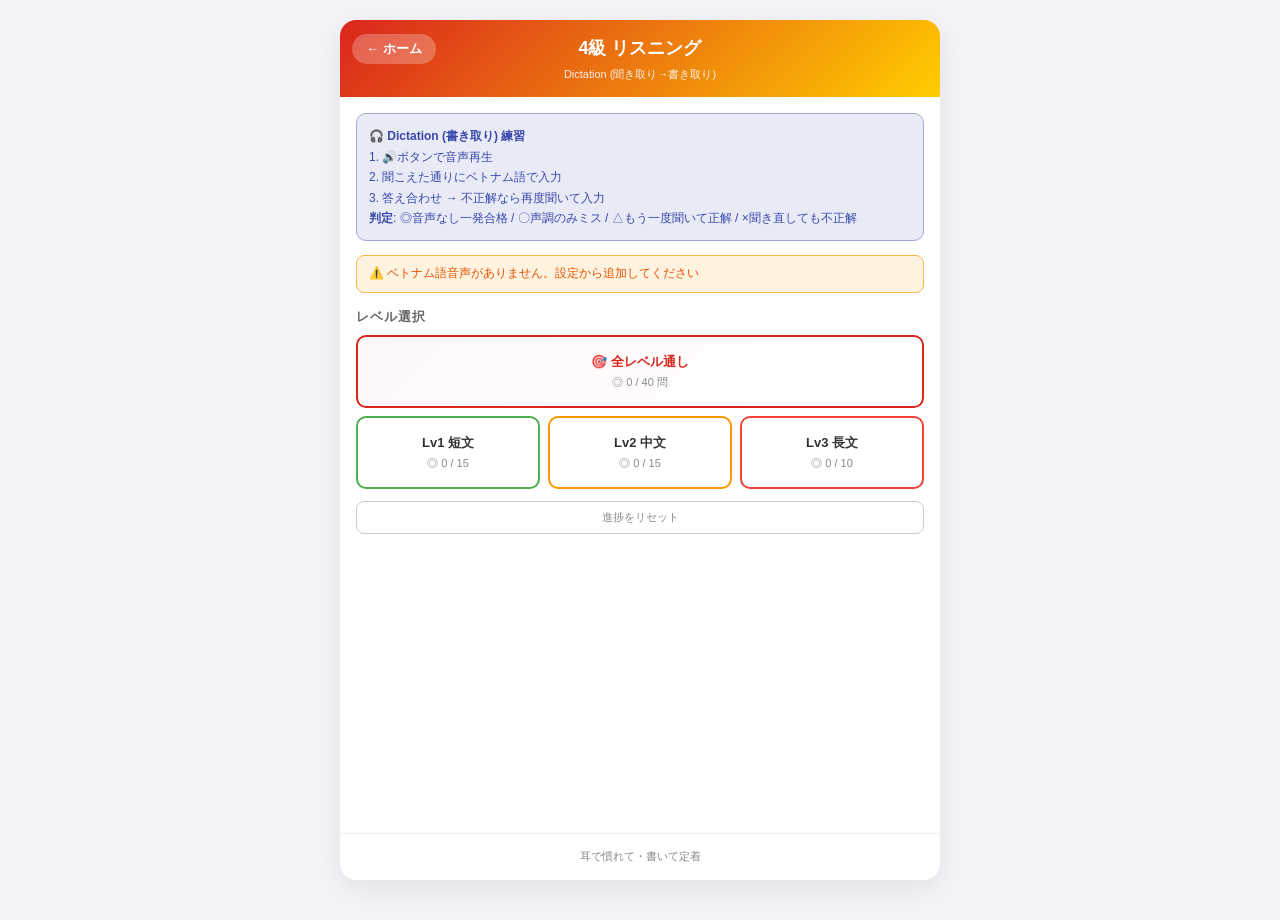
<file: listening-4kyu/index.html>
<!DOCTYPE html>
<html lang="ja">
<head>
<meta charset="UTF-8">
<meta name="viewport" content="width=device-width,initial-scale=1,maximum-scale=1,user-scalable=no">
<meta name="apple-mobile-web-app-capable" content="yes">
<title>ViLT 4級 リスニング</title>
<link rel="stylesheet" href="../assets/common.css">
<style>
.intro{background:#e8eaf6;border:1px solid #9fa8da;border-radius:10px;padding:12px;margin-bottom:14px;font-size:12px;color:#3949ab;line-height:1.7}
.level-sel{display:grid;grid-template-columns:repeat(3,1fr);gap:8px;margin-bottom:12px}
.level-sel button{background:#fff;border:2px solid #e0e0e0;border-radius:10px;padding:16px 8px;font-size:13px;font-weight:700;color:#333;cursor:pointer;font-family:inherit}
.level-sel button.l1{border-color:#4caf50}
.level-sel button.l2{border-color:#ff9800}
.level-sel button.l3{border-color:#f44336}
.level-sel button.all{grid-column:span 3;border-color:#da251d;background:linear-gradient(135deg,#fff8f8,#fff);color:#da251d}
.level-sel button.done{background:#e8f5e9;border-color:#2e7d32;color:#1b5e20}
.level-sel button .count{font-size:11px;color:#888;margin-top:4px;display:block;font-weight:500}
.round-bar{background:#fff;border:1px solid #e0e0e0;border-radius:10px;padding:10px 14px;margin-bottom:12px;display:flex;justify-content:space-around;align-items:center;font-size:12px;color:#666}
.round-bar b{display:block;font-size:17px;color:#da251d;font-weight:700;margin-top:2px}
.round-bar .sep{width:1px;height:30px;background:#e0e0e0}
.stage-badge{display:inline-block;padding:4px 10px;border-radius:12px;font-size:11px;font-weight:700;margin-bottom:10px}
.stage-badge.s1{background:#e8eaf6;color:#3949ab}
.stage-badge.s2{background:#fff3e0;color:#ef6c00}
.listen-card{background:linear-gradient(135deg,#fff,#f8f9ff);border:2px solid #5c6bc0;border-radius:16px;padding:30px 20px;text-align:center;margin-bottom:14px;position:relative}
.listen-card .qidx{position:absolute;top:12px;right:16px;font-size:12px;color:#aaa;font-weight:600}
.listen-card .lbl{font-size:12px;color:#5c6bc0;font-weight:700;letter-spacing:2px;margin-bottom:14px}
.listen-card .level-badge{display:inline-block;padding:3px 12px;border-radius:10px;font-size:11px;font-weight:700;margin-bottom:12px}
.level-badge.l1{background:#e8f5e9;color:#2e7d32}
.level-badge.l2{background:#fff3e0;color:#ef6c00}
.level-badge.l3{background:#ffebee;color:#c62828}
.btn-main-speak{background:linear-gradient(135deg,#5c6bc0,#3949ab);color:#fff;border:none;border-radius:50%;width:100px;height:100px;font-size:40px;cursor:pointer;box-shadow:0 4px 12px rgba(92,107,192,.35);display:inline-flex;align-items:center;justify-content:center}
.btn-main-speak:active{transform:scale(.93)}
.btn-main-speak.speaking{background:linear-gradient(135deg,#3949ab,#1a237e);animation:pulse 1s infinite}
@keyframes pulse{0%{transform:scale(1)}50%{transform:scale(1.04)}100%{transform:scale(1)}}
.play-count{font-size:12px;color:#777;margin-top:10px}
.ans-input{width:100%;padding:16px;border:2px solid #1976d2;border-radius:12px;font-size:18px;font-family:inherit;background:#fafbff;color:#222;margin-bottom:14px}
.ans-input:focus{outline:none;border-color:#0d47a1;background:#fff;box-shadow:0 0 0 3px rgba(25,118,210,.15)}
.ans-input.excellent{border-color:#1b5e20;background:#c8e6c9;color:#1b5e20}
.ans-input.good{border-color:#43a047;background:#e8f5e9;color:#2e7d32}
.ans-input.okay{border-color:#ef6c00;background:#fff3e0;color:#e65100}
.ans-input.bad{border-color:#c62828;background:#ffebee;color:#b71c1c}
.judge-box{border-radius:12px;padding:16px;margin-bottom:14px;text-align:center;display:none}
.judge-box.show{display:block}
.judge-box.excellent{background:linear-gradient(135deg,#2e7d32,#43a047);color:#fff}
.judge-box.good{background:linear-gradient(135deg,#66bb6a,#81c784);color:#fff}
.judge-box.okay{background:linear-gradient(135deg,#ffa726,#fb8c00);color:#fff}
.judge-box.bad{background:linear-gradient(135deg,#ef5350,#e53935);color:#fff}
.judge-box .icon{font-size:42px;font-weight:800;display:block;margin-bottom:4px;line-height:1}
.judge-box .msg{font-size:14px;margin-bottom:8px;opacity:.95}
.judge-box .correct-ans{background:rgba(255,255,255,.25);border-radius:8px;padding:10px;font-size:16px;font-weight:700;display:block;margin-top:4px;line-height:1.5;text-align:left}
.judge-box .correct-ans small{display:block;font-size:11px;opacity:.85;margin-top:6px;font-weight:400}
.diff{background:rgba(255,235,0,.25);padding:0 3px;border-radius:3px}
.btn-row{display:flex;gap:10px;margin-bottom:10px}
.btn-row button{flex:1;padding:16px 8px;border:none;border-radius:12px;font-size:15px;font-weight:700;cursor:pointer;font-family:inherit}
.btn-row button:active{opacity:.75;transform:scale(.96)}
.btn-check{background:#1976d2;color:#fff}
.btn-slow{background:#fff3e0;color:#e65100;border:2px solid #ef6c00!important;font-size:13px!important;padding:10px 8px!important}
.btn-next{background:#2e7d32;color:#fff}
.btn-skip{background:#f5f5f5;color:#666;border:1px solid #ddd!important}
.voice-info{background:#e3f2fd;border:1px solid #64b5f6;border-radius:8px;padding:8px 12px;font-size:12px;color:#1565c0;margin-bottom:10px}
.voice-info.warn{background:#fff3e0;border-color:#ffb74d;color:#e65100}
.voice-info.err{background:#ffebee;border-color:#e57373;color:#c62828}
.complete{background:linear-gradient(135deg,#4caf50,#8bc34a);color:#fff;border-radius:16px;padding:40px 20px;text-align:center;box-shadow:0 3px 10px rgba(0,0,0,.1)}
.complete h2{font-size:28px;margin-bottom:8px}
.complete p{font-size:14px;opacity:.95;margin-bottom:16px}
.complete button{background:#fff;color:#2e7d32;border:none;padding:12px 24px;border-radius:10px;font-weight:700;font-size:14px;cursor:pointer;font-family:inherit}
.reset-bar{display:flex;gap:8px;margin-top:12px}
.reset-bar button{flex:1;padding:8px;background:none;border:1px solid #ccc;border-radius:8px;color:#888;font-size:11px;cursor:pointer;font-family:inherit}
</style>
</head>
<body>
<div class="app">
<header class="site">
<button class="nav-back" onclick="location.href='../'">← ホーム</button>
<h1>4級 リスニング</h1>
<div class="sub">Dictation (聞き取り→書き取り)</div>
</header>
<main>

<div id="introArea">
<div class="intro">
<b>🎧 Dictation (書き取り) 練習</b><br>
1. 🔊ボタンで音声再生<br>
2. 聞こえた通りにベトナム語で入力<br>
3. 答え合わせ → 不正解なら再度聞いて入力<br>
<b>判定</b>: ◎音声なし一発合格 / 〇声調のみミス / △もう一度聞いて正解 / ×聞き直しても不正解
</div>
<div class="voice-info" id="voiceInfo">🔊 音声エンジン確認中...</div>
<div class="section-title">レベル選択</div>
<div class="level-sel" id="levelSel"></div>
<div class="reset-bar">
<button id="btnResetAll">進捗をリセット</button>
</div>
</div>

<div id="learnArea" class="hidden">
<div class="round-bar">
<div>周回<b id="s-round">1 / 5</b></div>
<div class="sep"></div>
<div>残り<b id="s-remain">-</b></div>
<div class="sep"></div>
<div>習得(◎)<b id="s-done">-</b></div>
</div>

<div id="stageBadge" class="stage-badge s1">STEP 1: 1回聞いて書く</div>

<div class="listen-card">
<div class="qidx" id="idx">-</div>
<div class="level-badge" id="levelBadge">-</div>
<div class="lbl">🎧 聞こえた文をベトナム語で書く</div>
<button class="btn-main-speak" id="btnPlay">▶</button>
<div class="play-count" id="playCount">再生回数: 0</div>
</div>

<input type="text" class="ans-input" id="ans" autocapitalize="none" autocorrect="off" autocomplete="off" spellcheck="false" placeholder="聞こえた文を入力" />

<div class="judge-box" id="judge">
<span class="icon" id="judgeIcon">✓</span>
<div class="msg" id="judgeMsg"></div>
<div class="correct-ans" id="correctAns"></div>
</div>

<div class="btn-row" id="btnsStage1">
<button class="btn-slow" id="btnSlow">🐢 ゆっくり再生</button>
<button class="btn-skip" id="btnSkip">わからない</button>
<button class="btn-check" id="btnCheck">答え合わせ</button>
</div>
<div class="btn-row hidden" id="btnsStage2">
<button class="btn-slow" id="btnSlow2">🐢 ゆっくり</button>
<button class="btn-check" id="btnCheck2">もう一度 答え合わせ</button>
</div>
<div class="btn-row hidden" id="btnsNext">
<button class="btn-next" id="btnNext">次の問題 ▶</button>
</div>

<div class="progress"><div class="progress-bar" id="bar" style="width:0%"></div></div>
<div class="reset-bar">
<button id="btnBack">← メニュー</button>
<button id="btnResetCur">進捗リセット</button>
</div>
</div>

<div id="completeArea" class="complete hidden">
<h2>🎉 完了！</h2>
<p id="completeMsg">リスニング完了</p>
<button onclick="location.reload()">メニューに戻る</button>
</div>

</main>
<footer class="site">耳で慣れて・書いて定着</footer>
</div>

<script src="data.js"></script>
<script>
(function(){
  var MAX_ROUND = 5;
  var state = null, rank = null, playCount = 0, currentLevel = null;
  var ALL_KEY = "_ALL_";

  function filterByLevel(lv){
    if(lv === ALL_KEY) return LISTENING_4KYU.map(function(_,i){return i;});
    return LISTENING_4KYU.map(function(q,i){return q.level === lv ? i : -1;}).filter(function(i){return i >= 0;});
  }

  function skey(lv){ return "vilt_listen4kyu_lv"+lv; }
  function loadSt(lv){ try{ var s = localStorage.getItem(skey(lv)); if(s) return JSON.parse(s); }catch(e){} return null; }
  function saveSt(lv, st){ try{ localStorage.setItem(skey(lv), JSON.stringify(st)); }catch(e){} }
  function initSt(lv){
    var list = filterByLevel(lv);
    return { round:1, queue:list.slice(), nextQueue:[], done:[], idx:0, stage:1, finished:false, total:list.length };
  }

  var viVoice = null;
  function loadVoices(){
    var v = window.speechSynthesis.getVoices();
    viVoice = v.find(function(x){ return x.lang && x.lang.toLowerCase().indexOf("vi") === 0; });
    var el = document.getElementById("voiceInfo");
    if(!("speechSynthesis" in window)){ el.className="voice-info err"; el.textContent="❌ 音声未対応"; return; }
    if(viVoice){ el.className="voice-info"; el.innerHTML="✅ 音声: <b>"+viVoice.name+"</b>"; }
    else{ el.className="voice-info warn"; el.innerHTML="⚠️ ベトナム語音声がありません。設定から追加してください"; }
  }
  function speak(text, rate, btn){
    if(!("speechSynthesis" in window)) return;
    window.speechSynthesis.cancel();
    var msg = new SpeechSynthesisUtterance(text);
    msg.lang="vi-VN"; msg.rate = rate || 0.85;
    if(viVoice) msg.voice = viVoice;
    if(btn) btn.classList.add("speaking");
    msg.onend = function(){ if(btn) btn.classList.remove("speaking"); };
    msg.onerror = function(){ if(btn) btn.classList.remove("speaking"); };
    window.speechSynthesis.speak(msg);
  }

  function stripDiacritics(s){
    return s.normalize("NFD").replace(/[\u0300-\u036f]/g,"").replace(/đ/g,"d").replace(/Đ/g,"D");
  }
  function normalizePunct(s){
    return s.trim().toLowerCase()
      .replace(/[.,!?;:。、？！]/g,"")
      .replace(/\s+/g," ");
  }
  function compareAns(input, correct){
    var i = normalizePunct(input), a = normalizePunct(correct);
    if(i === "") return "empty";
    if(i === a) return "perfect";
    if(stripDiacritics(i) === stripDiacritics(a)) return "tone_only";
    return "wrong";
  }

  function renderLevelSel(){
    var el = document.getElementById("levelSel");
    el.innerHTML = "";
    var all = filterByLevel(ALL_KEY);
    var allBtn = document.createElement("button");
    allBtn.className = "all";
    var allSt = loadSt(ALL_KEY);
    allBtn.innerHTML = "🎯 全レベル通し<span class='count'>◎ "+(allSt?allSt.done.length:0)+" / "+all.length+" 問</span>";
    allBtn.addEventListener("click", function(){ start(ALL_KEY); });
    el.appendChild(allBtn);
    [1,2,3].forEach(function(lv){
      var list = filterByLevel(lv);
      var st = loadSt(lv);
      var doneCount = st ? st.done.length : 0;
      var btn = document.createElement("button");
      btn.className = "l"+lv + (st && st.finished && doneCount === list.length ? " done" : "");
      var label = lv === 1 ? "Lv1 短文" : lv === 2 ? "Lv2 中文" : "Lv3 長文";
      btn.innerHTML = label + "<span class='count'>◎ "+doneCount+" / "+list.length+"</span>";
      btn.addEventListener("click", function(){ start(lv); });
      el.appendChild(btn);
    });
  }

  function start(lv){
    currentLevel = lv;
    state = loadSt(lv) || initSt(lv);
    if(state.finished){ state = initSt(lv); saveSt(lv, state); }
    document.getElementById("introArea").classList.add("hidden");
    document.getElementById("learnArea").classList.remove("hidden");
    document.getElementById("completeArea").classList.add("hidden");
    render();
  }
  function back(){
    currentLevel = null; state = null;
    document.getElementById("introArea").classList.remove("hidden");
    document.getElementById("learnArea").classList.add("hidden");
    document.getElementById("completeArea").classList.add("hidden");
    renderLevelSel();
  }

  function curQ(){
    if(!state || state.queue.length === 0) return null;
    return LISTENING_4KYU[state.queue[state.idx]];
  }
  function setStage(st){
    var b = document.getElementById("stageBadge");
    if(st === 1){ b.className="stage-badge s1"; b.textContent = "STEP 1: 1回聞いて書く"; }
    else { b.className="stage-badge s2"; b.textContent = "STEP 2: 何度でも聞いて書く"; }
  }
  function render(){
    if(state.finished){ showComplete(); return; }
    var q = curQ(); if(!q) return;
    document.getElementById("idx").textContent = (state.idx+1)+"/"+state.queue.length;
    var lb = document.getElementById("levelBadge");
    lb.className = "level-badge l" + q.level;
    lb.textContent = q.level === 1 ? "Lv1 短文" : q.level === 2 ? "Lv2 中文" : "Lv3 長文";
    document.getElementById("s-round").textContent = state.round+" / "+MAX_ROUND;
    document.getElementById("s-remain").textContent = state.queue.length;
    document.getElementById("s-done").textContent = state.done.length+" / "+state.total;
    document.getElementById("bar").style.width = Math.round((state.done.length/state.total)*100)+"%";
    playCount = 0;
    document.getElementById("playCount").textContent = "再生回数: 0";
    state.stage = 1; setStage(1); resetUI(); rank = null;
  }
  function resetUI(){
    var i = document.getElementById("ans");
    i.value = ""; i.className = "ans-input"; i.disabled = false;
    document.getElementById("judge").classList.remove("show");
    document.getElementById("btnsStage1").classList.remove("hidden");
    document.getElementById("btnsStage2").classList.add("hidden");
    document.getElementById("btnsNext").classList.add("hidden");
    setTimeout(function(){ try{ i.focus(); }catch(e){} }, 50);
  }
  function showComplete(){
    document.getElementById("learnArea").classList.add("hidden");
    document.getElementById("completeArea").classList.remove("hidden");
    document.getElementById("completeMsg").textContent =
      state.done.length === state.total
        ? "全"+state.total+"問を ◎ で完了！"
        : MAX_ROUND+"周終了。◎"+state.done.length+"/"+state.total+"問";
  }

  function applyJudgment(r, q, val){
    var input = document.getElementById("ans");
    var jb = document.getElementById("judge");
    rank = r;
    if(r === "◎"){ input.className="ans-input excellent"; jb.className="judge-box show excellent";
      document.getElementById("judgeIcon").textContent="◎"; document.getElementById("judgeMsg").textContent="1回で完全正解！合格"; }
    else if(r === "〇"){ input.className="ans-input good"; jb.className="judge-box show good";
      document.getElementById("judgeIcon").textContent="〇"; document.getElementById("judgeMsg").textContent="声調のみミス → 次周"; }
    else if(r === "△"){ input.className="ans-input okay"; jb.className="judge-box show okay";
      document.getElementById("judgeIcon").textContent="△"; document.getElementById("judgeMsg").textContent="聞き直して書けました → 次周"; }
    else { input.className="ans-input bad"; jb.className="judge-box show bad";
      document.getElementById("judgeIcon").textContent="×"; document.getElementById("judgeMsg").textContent="聞いても書けず → 次周"; }
    document.getElementById("correctAns").innerHTML = q.vi + "<small>= " + q.jp + "<br>あなた: " + (val || "(未入力)") + "</small>";
    input.disabled = true;
    document.getElementById("btnsStage1").classList.add("hidden");
    document.getElementById("btnsStage2").classList.add("hidden");
    document.getElementById("btnsNext").classList.remove("hidden");
  }

  function doPlay(rate){
    var q = curQ(); if(!q) return;
    playCount++;
    document.getElementById("playCount").textContent = "再生回数: " + playCount;
    speak(q.vi, rate, document.getElementById("btnPlay"));
  }
  function doCheck1(){
    var q = curQ(); if(!q) return;
    if(playCount === 0){ alert("先に🔊ボタンで音声を聞いてください"); return; }
    var v = document.getElementById("ans").value;
    var r = compareAns(v, q.vi);
    if(r === "empty"){ document.getElementById("ans").focus(); return; }
    if(playCount === 1 && r === "perfect") applyJudgment("◎", q, v);
    else if(playCount === 1 && r === "tone_only") applyJudgment("〇", q, v);
    else if(r === "perfect" || r === "tone_only") applyJudgment("△", q, v);
    else {
      // Need to listen again
      state.stage = 2; setStage(2);
      var input = document.getElementById("ans");
      input.className = "ans-input"; input.disabled = false;
      document.getElementById("btnsStage1").classList.add("hidden");
      document.getElementById("btnsStage2").classList.remove("hidden");
      document.getElementById("judge").classList.add("show");
      document.getElementById("judge").className = "judge-box show bad";
      document.getElementById("judgeIcon").textContent = "🔊";
      document.getElementById("judgeMsg").textContent = "不正解。再生して聞き直し、もう一度入力してください";
      document.getElementById("correctAns").innerHTML = "あなた: " + (v || "(未入力)");
      try{ input.focus(); }catch(e){}
    }
  }
  function doCheck2(){
    var q = curQ(); if(!q) return;
    var v = document.getElementById("ans").value;
    var r = compareAns(v, q.vi);
    if(r === "empty"){ document.getElementById("ans").focus(); return; }
    if(r === "perfect" || r === "tone_only") applyJudgment("△", q, v);
    else applyJudgment("×", q, v);
  }
  function doNext(){
    var qi = state.queue[state.idx];
    if(rank === "◎"){ if(state.done.indexOf(qi) < 0) state.done.push(qi); }
    else{ if(state.nextQueue.indexOf(qi) < 0) state.nextQueue.push(qi); }
    state.queue.splice(state.idx, 1);
    if(state.idx >= state.queue.length){
      if(state.nextQueue.length === 0 || state.round >= MAX_ROUND) state.finished = true;
      else{ state.round++; state.queue = state.nextQueue; state.nextQueue = []; state.idx = 0; }
    }
    saveSt(currentLevel, state); render();
  }
  function doSkip(){ var q = curQ(); if(q) applyJudgment("×", q, ""); }

  document.getElementById("btnPlay").addEventListener("click", function(){ doPlay(0.85); });
  document.getElementById("btnSlow").addEventListener("click", function(){ doPlay(0.6); });
  document.getElementById("btnSlow2").addEventListener("click", function(){ doPlay(0.6); });
  document.getElementById("btnCheck").addEventListener("click", doCheck1);
  document.getElementById("btnCheck2").addEventListener("click", doCheck2);
  document.getElementById("btnSkip").addEventListener("click", doSkip);
  document.getElementById("btnNext").addEventListener("click", doNext);
  document.getElementById("ans").addEventListener("keydown", function(e){
    if(e.key === "Enter"){ e.preventDefault(); if(state.stage === 1) doCheck1(); else doCheck2(); }
  });
  document.getElementById("btnBack").addEventListener("click", back);
  document.getElementById("btnResetCur").addEventListener("click", function(){
    if(confirm("進捗リセット?")){ state = initSt(currentLevel); saveSt(currentLevel, state); render(); }
  });
  document.getElementById("btnResetAll").addEventListener("click", function(){
    if(confirm("全進捗リセット?")){
      [ALL_KEY,1,2,3].forEach(function(l){ localStorage.removeItem(skey(l)); });
      renderLevelSel();
    }
  });

  if("speechSynthesis" in window){
    loadVoices();
    if(window.speechSynthesis.onvoiceschanged !== undefined){
      window.speechSynthesis.onvoiceschanged = loadVoices;
    }
  }
  renderLevelSel();
})();
</script>
</body>
</html>
</file>
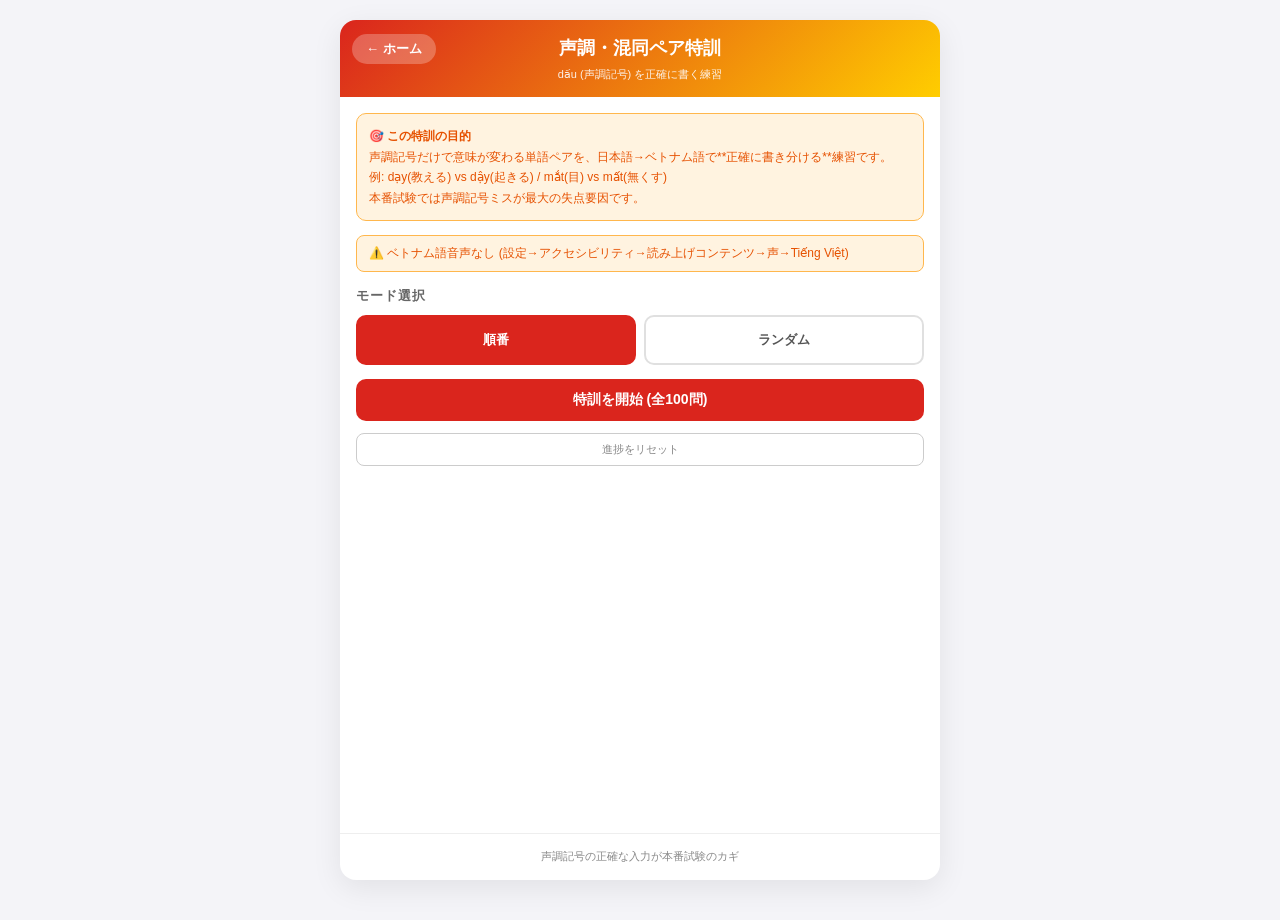
<file: practice-tones/index.html>
<!DOCTYPE html>
<html lang="ja">
<head>
<meta charset="UTF-8">
<meta name="viewport" content="width=device-width,initial-scale=1,maximum-scale=1,user-scalable=no">
<meta name="apple-mobile-web-app-capable" content="yes">
<title>ViLT 声調・混同ペア特訓</title>
<link rel="stylesheet" href="../assets/common.css">
<style>
.intro{background:#fff3e0;border:1px solid #ffb74d;border-radius:10px;padding:12px;margin-bottom:14px;font-size:12px;color:#e65100;line-height:1.7}
.grp-box{background:#fff8f8;border:1px solid #ffcdd2;border-radius:8px;padding:8px 12px;margin-bottom:10px;font-size:11px;color:#c62828;line-height:1.6}
.grp-box b{color:#b71c1c}
.round-bar{background:#fff;border:1px solid #e0e0e0;border-radius:10px;padding:10px 14px;margin-bottom:12px;display:flex;justify-content:space-around;align-items:center;font-size:12px;color:#666}
.round-bar b{display:block;font-size:17px;color:#da251d;font-weight:700;margin-top:2px}
.round-bar .sep{width:1px;height:30px;background:#e0e0e0}
.stage-badge{display:inline-block;padding:4px 10px;border-radius:12px;font-size:11px;font-weight:700;margin-bottom:10px}
.stage-badge.s1{background:#e3f2fd;color:#1565c0}
.stage-badge.s2{background:#fff3e0;color:#ef6c00}
.qcard{background:#fff;border:2px solid #e0e0e0;border-radius:16px;padding:24px 20px;min-height:160px;display:flex;flex-direction:column;justify-content:center;align-items:center;text-align:center;box-shadow:0 3px 10px rgba(0,0,0,.06);margin-bottom:14px;position:relative}
.qcard .qlabel{font-size:11px;color:#888;margin-bottom:10px;letter-spacing:2px;font-weight:600}
.qcard .qword{font-size:30px;font-weight:700;color:#222;word-break:break-word;line-height:1.4}
.qcard .qgroup{font-size:11px;color:#e65100;margin-top:6px;font-weight:600}
.qcard .qidx{position:absolute;top:12px;right:16px;font-size:12px;color:#aaa;font-weight:600}
.input-area{margin-bottom:14px}
.input-area label{display:block;font-size:12px;color:#666;margin-bottom:6px;font-weight:600}
.ans-input{width:100%;padding:16px;border:2px solid #1976d2;border-radius:12px;font-size:22px;font-family:inherit;background:#fafbff;text-align:center;color:#222}
.ans-input:focus{outline:none;border-color:#0d47a1;background:#fff;box-shadow:0 0 0 3px rgba(25,118,210,.15)}
.ans-input.excellent{border-color:#1b5e20;background:#c8e6c9;color:#1b5e20}
.ans-input.good{border-color:#43a047;background:#e8f5e9;color:#2e7d32}
.ans-input.okay{border-color:#ef6c00;background:#fff3e0;color:#e65100}
.ans-input.bad{border-color:#c62828;background:#ffebee;color:#b71c1c}
.judge-box{border-radius:12px;padding:16px;margin-bottom:14px;text-align:center;display:none}
.judge-box.show{display:block}
.judge-box.excellent{background:linear-gradient(135deg,#2e7d32,#43a047);color:#fff}
.judge-box.good{background:linear-gradient(135deg,#66bb6a,#81c784);color:#fff}
.judge-box.okay{background:linear-gradient(135deg,#ffa726,#fb8c00);color:#fff}
.judge-box.bad{background:linear-gradient(135deg,#ef5350,#e53935);color:#fff}
.judge-box.listen{background:linear-gradient(135deg,#5c6bc0,#3949ab);color:#fff}
.judge-box .icon{font-size:42px;font-weight:800;display:block;margin-bottom:4px;line-height:1}
.judge-box .msg{font-size:14px;margin-bottom:8px;opacity:.95}
.judge-box .correct-ans{background:rgba(255,255,255,.25);border-radius:8px;padding:8px 12px;font-size:20px;font-weight:700;display:inline-block;margin-top:4px}
.judge-box .correct-ans small{display:block;font-size:11px;opacity:.85;margin-top:4px;font-weight:400}
.btn-row{display:flex;gap:10px;margin-bottom:10px}
.btn-row button{flex:1;padding:16px 8px;border:none;border-radius:12px;font-size:15px;font-weight:700;cursor:pointer;font-family:inherit}
.btn-row button:active{opacity:.75;transform:scale(.96)}
.btn-check{background:#1976d2;color:#fff}
.btn-speak-big{background:#5c6bc0;color:#fff;font-size:16px!important;padding:20px!important}
.btn-speak-big.speaking{background:#3949ab}
.btn-next{background:#2e7d32;color:#fff}
.btn-skip{background:#f5f5f5;color:#666;border:1px solid #ddd!important}
.voice-info{background:#e3f2fd;border:1px solid #64b5f6;border-radius:8px;padding:8px 12px;font-size:12px;color:#1565c0;margin-bottom:10px}
.voice-info.warn{background:#fff3e0;border-color:#ffb74d;color:#e65100}
.voice-info.err{background:#ffebee;border-color:#e57373;color:#c62828}
.mode-sel{display:flex;gap:8px;margin-bottom:14px}
.mode-sel button{flex:1;padding:14px 8px;border:2px solid #e0e0e0;border-radius:10px;background:#fff;font-size:13px;font-weight:700;cursor:pointer;font-family:inherit;color:#555}
.mode-sel button.active{background:#da251d;color:#fff;border-color:#da251d}
.complete{background:linear-gradient(135deg,#4caf50,#8bc34a);color:#fff;border-radius:16px;padding:40px 20px;text-align:center;box-shadow:0 3px 10px rgba(0,0,0,.1)}
.complete h2{font-size:28px;margin-bottom:8px}
.complete p{font-size:14px;opacity:.95;margin-bottom:16px}
.complete button{background:#fff;color:#2e7d32;border:none;padding:12px 24px;border-radius:10px;font-weight:700;font-size:14px;cursor:pointer;font-family:inherit;margin:4px}
.reset-bar{display:flex;gap:8px;margin-top:12px}
.reset-bar button{flex:1;padding:8px;background:none;border:1px solid #ccc;border-radius:8px;color:#888;font-size:11px;cursor:pointer;font-family:inherit}
</style>
</head>
<body>
<div class="app">
<header class="site">
<button class="nav-back" onclick="location.href='../'">← ホーム</button>
<h1>声調・混同ペア特訓</h1>
<div class="sub">dấu (声調記号) を正確に書く練習</div>
</header>
<main>

<div id="introArea">
<div class="intro">
<b>🎯 この特訓の目的</b><br>
声調記号だけで意味が変わる単語ペアを、日本語→ベトナム語で**正確に書き分ける**練習です。<br>
例: dạy(教える) vs dậy(起きる) / mắt(目) vs mất(無くす)<br>
本番試験では声調記号ミスが最大の失点要因です。
</div>
<div class="voice-info" id="voiceInfo">🔊 音声エンジン確認中...</div>
<div class="section-title">モード選択</div>
<div class="mode-sel">
<button id="modeOrder" class="active">順番</button>
<button id="modeRandom">ランダム</button>
</div>
<button class="btn btn-primary btn-block" id="btnStart" style="margin-top:10px">特訓を開始 (全<span id="total-count">-</span>問)</button>
<div class="reset-bar">
<button id="btnResetAll">進捗をリセット</button>
</div>
</div>

<div id="learnArea" class="hidden">
<div class="round-bar">
<div>周回<b id="s-round">1 / 5</b></div>
<div class="sep"></div>
<div>残り<b id="s-remain">-</b></div>
<div class="sep"></div>
<div>習得(◎)<b id="s-done">-</b></div>
</div>

<div id="stageBadge" class="stage-badge s1">STEP 1: 音声なしで挑戦</div>

<div class="qcard" id="qcard">
<div class="qidx" id="idx">-</div>
<div class="qlabel">以下を ベトナム語 で入力</div>
<div class="qword" id="qword">-</div>
<div class="qgroup" id="qgroup"></div>
</div>

<div class="input-area">
<label for="ans" id="ansLabel">答え (声調記号も正確に)</label>
<input type="text" class="ans-input" id="ans" autocapitalize="none" autocorrect="off" autocomplete="off" spellcheck="false" />
</div>

<div class="judge-box" id="judge">
<span class="icon" id="judgeIcon">✓</span>
<div class="msg" id="judgeMsg"></div>
<div class="correct-ans" id="correctAns"></div>
</div>

<div class="btn-row" id="btnsStage1">
<button class="btn-skip" id="btnSkip">わからない</button>
<button class="btn-check" id="btnCheck">答え合わせ</button>
</div>
<div class="btn-row hidden" id="btnsListen">
<button class="btn-speak-big" id="btnSpeakBig">🔊 音声を聞く</button>
</div>
<div class="btn-row hidden" id="btnsStage2">
<button class="btn-check" id="btnCheck2">もう一度 答え合わせ</button>
</div>
<div class="btn-row hidden" id="btnsNext">
<button class="btn-next" id="btnNext">次の問題 ▶</button>
</div>

<div class="progress"><div class="progress-bar" id="bar" style="width:0%"></div></div>
<div class="reset-bar">
<button id="btnBackIntro">← メニュー</button>
<button id="btnResetCur">進捗リセット</button>
</div>
</div>

<div id="completeArea" class="complete hidden">
<h2>🎉 完了！</h2>
<p id="completeMsg">声調特訓を習得しました！</p>
<button onclick="location.reload()">メニューに戻る</button>
</div>

</main>
<footer class="site">声調記号の正確な入力が本番試験のカギ</footer>
</div>

<script src="data.js"></script>
<script>
(function(){
  var MAX_ROUND = 5;
  var STORAGE_KEY = "vilt_tones_v1";
  var state = null;
  var rank = null;
  var mode = "order";

  function init(){
    var order = TONE_PAIRS.map(function(_,i){return i;});
    if(mode === "random"){
      for(var i=order.length-1;i>0;i--){
        var j = Math.floor(Math.random()*(i+1));
        var t = order[i]; order[i] = order[j]; order[j] = t;
      }
    }
    return {
      round:1, queue:order, nextQueue:[], done:[], idx:0,
      stage:1, finished:false, total:TONE_PAIRS.length, mode:mode
    };
  }
  function load(){
    try{ var s = localStorage.getItem(STORAGE_KEY); if(s) return JSON.parse(s); }catch(e){}
    return null;
  }
  function save(){ try{ localStorage.setItem(STORAGE_KEY, JSON.stringify(state)); }catch(e){} }

  var viVoice = null;
  function loadVoices(){
    var voices = window.speechSynthesis.getVoices();
    viVoice = voices.find(function(v){ return v.lang && v.lang.toLowerCase().indexOf("vi") === 0; });
    var el = document.getElementById("voiceInfo");
    if(!("speechSynthesis" in window)){ el.className="voice-info err"; el.textContent="❌ 音声未対応"; return; }
    if(viVoice){ el.className="voice-info"; el.innerHTML="✅ 音声: <b>"+viVoice.name+"</b>"; }
    else{ el.className="voice-info warn"; el.innerHTML="⚠️ ベトナム語音声なし (設定→アクセシビリティ→読み上げコンテンツ→声→Tiếng Việt)"; }
  }
  function speak(text, btn){
    if(!("speechSynthesis" in window)) return;
    window.speechSynthesis.cancel();
    var msg = new SpeechSynthesisUtterance(text);
    msg.lang="vi-VN"; msg.rate=0.8;
    if(viVoice) msg.voice = viVoice;
    if(btn) btn.classList.add("speaking");
    msg.onend = function(){ if(btn) btn.classList.remove("speaking"); };
    msg.onerror = function(){ if(btn) btn.classList.remove("speaking"); };
    window.speechSynthesis.speak(msg);
  }

  function stripDiacritics(s){
    return s.normalize("NFD").replace(/[\u0300-\u036f]/g,"").replace(/đ/g,"d").replace(/Đ/g,"D");
  }
  function normalize(s){ return s.trim().toLowerCase().replace(/\s+/g," "); }
  function compareAns(input, correct){
    var inp = normalize(input), ans = normalize(correct);
    if(inp === "") return "empty";
    if(inp === ans) return "perfect";
    if(stripDiacritics(inp) === stripDiacritics(ans)) return "tone_only";
    return "wrong";
  }

  function currentWord(){
    if(!state || state.queue.length === 0) return null;
    return TONE_PAIRS[state.queue[state.idx]];
  }
  function setStageUI(st){
    var b = document.getElementById("stageBadge");
    if(st === 1){ b.className = "stage-badge s1"; b.textContent = "STEP 1: 音声なしで挑戦"; }
    else{ b.className = "stage-badge s2"; b.textContent = "STEP 2: 音声を聞いてから入力"; }
  }

  function start(){
    var existing = load();
    if(existing && !existing.finished){
      if(confirm("前回の続きから再開しますか? (キャンセルで最初から)")) state = existing;
      else state = init();
    }else{
      state = init();
    }
    save();
    document.getElementById("introArea").classList.add("hidden");
    document.getElementById("learnArea").classList.remove("hidden");
    document.getElementById("completeArea").classList.add("hidden");
    render();
  }
  function backIntro(){
    state = null;
    document.getElementById("introArea").classList.remove("hidden");
    document.getElementById("learnArea").classList.add("hidden");
    document.getElementById("completeArea").classList.add("hidden");
  }

  function render(){
    if(state.finished){ showComplete(); return; }
    var w = currentWord(); if(!w) return;
    document.getElementById("qword").textContent = w.jp;
    document.getElementById("qgroup").textContent = "グループ: " + w.group;
    document.getElementById("idx").textContent = (state.idx+1)+"/"+state.queue.length;
    document.getElementById("s-round").textContent = state.round+" / "+MAX_ROUND;
    document.getElementById("s-remain").textContent = state.queue.length;
    document.getElementById("s-done").textContent = state.done.length+" / "+state.total;
    document.getElementById("bar").style.width = Math.round((state.done.length/state.total)*100)+"%";
    state.stage = 1; setStageUI(1); resetUI(); rank = null;
  }
  function resetUI(){
    var input = document.getElementById("ans");
    input.value = ""; input.className = "ans-input"; input.disabled = false;
    document.getElementById("judge").classList.remove("show");
    document.getElementById("btnsStage1").classList.remove("hidden");
    document.getElementById("btnsListen").classList.add("hidden");
    document.getElementById("btnsStage2").classList.add("hidden");
    document.getElementById("btnsNext").classList.add("hidden");
    setTimeout(function(){ try{ input.focus(); }catch(e){} }, 50);
  }
  function showComplete(){
    document.getElementById("learnArea").classList.add("hidden");
    document.getElementById("completeArea").classList.remove("hidden");
    document.getElementById("completeMsg").textContent =
      state.done.length === state.total
        ? "全"+state.total+"単語を ◎ で習得！"
        : MAX_ROUND+"周完了。◎習得: "+state.done.length+"/"+state.total+"語";
  }

  function applyJudgment(r, w, val){
    var input = document.getElementById("ans");
    var jb = document.getElementById("judge");
    document.getElementById("qcard").classList.add("revealed");
    rank = r;
    if(r === "◎"){
      input.className = "ans-input excellent";
      jb.className = "judge-box show excellent";
      document.getElementById("judgeIcon").textContent = "◎";
      document.getElementById("judgeMsg").textContent = "音声なしで完全正解！合格";
    }else if(r === "〇"){
      input.className = "ans-input good";
      jb.className = "judge-box show good";
      document.getElementById("judgeIcon").textContent = "〇";
      document.getElementById("judgeMsg").textContent = "文字は正解、声調記号が違います → 次周";
    }else if(r === "△"){
      input.className = "ans-input okay";
      jb.className = "judge-box show okay";
      document.getElementById("judgeIcon").textContent = "△";
      document.getElementById("judgeMsg").textContent = "音声を聞いて書けました → 次周";
    }else{
      input.className = "ans-input bad";
      jb.className = "judge-box show bad";
      document.getElementById("judgeIcon").textContent = "×";
      document.getElementById("judgeMsg").textContent = "音声を聞いても書けず → 次周";
    }
    document.getElementById("correctAns").innerHTML = w.vi + "<small>= " + w.jp + " (" + w.group + ")</small>";
    input.disabled = true;
    document.getElementById("btnsStage1").classList.add("hidden");
    document.getElementById("btnsListen").classList.add("hidden");
    document.getElementById("btnsStage2").classList.add("hidden");
    document.getElementById("btnsNext").classList.remove("hidden");
  }

  function doCheck1(){
    var w = currentWord(); if(!w) return;
    var val = document.getElementById("ans").value;
    var r = compareAns(val, w.vi);
    if(r === "empty"){ document.getElementById("ans").focus(); return; }
    if(r === "perfect") applyJudgment("◎", w, val);
    else if(r === "tone_only") applyJudgment("〇", w, val);
    else showListen(val);
  }
  function showListen(prev){
    var input = document.getElementById("ans");
    input.className = "ans-input bad"; input.disabled = true;
    var jb = document.getElementById("judge");
    jb.className = "judge-box show listen";
    document.getElementById("judgeIcon").textContent = "🔊";
    document.getElementById("judgeMsg").textContent = "不正解。音声を聞いて、もう一度入力";
    document.getElementById("correctAns").innerHTML = "あなた: " + (prev || "(未入力)");
    document.getElementById("btnsStage1").classList.add("hidden");
    document.getElementById("btnsListen").classList.remove("hidden");
  }
  function doSpeakAndAdvance(){
    var w = currentWord(); if(!w) return;
    speak(w.vi, document.getElementById("btnSpeakBig"));
    setTimeout(function(){
      state.stage = 2; setStageUI(2);
      var input = document.getElementById("ans");
      input.value = ""; input.className = "ans-input"; input.disabled = false;
      document.getElementById("judge").classList.remove("show");
      document.getElementById("btnsListen").classList.add("hidden");
      document.getElementById("btnsStage2").classList.remove("hidden");
      try{ input.focus(); }catch(e){}
    }, 400);
  }
  function doCheck2(){
    var w = currentWord(); if(!w) return;
    var val = document.getElementById("ans").value;
    var r = compareAns(val, w.vi);
    if(r === "empty"){ document.getElementById("ans").focus(); return; }
    if(r === "perfect" || r === "tone_only") applyJudgment("△", w, val);
    else applyJudgment("×", w, val);
  }
  function doNext(){
    var q = state.queue[state.idx];
    if(rank === "◎"){ if(state.done.indexOf(q) < 0) state.done.push(q); }
    else{ if(state.nextQueue.indexOf(q) < 0) state.nextQueue.push(q); }
    state.queue.splice(state.idx, 1);
    if(state.idx >= state.queue.length){
      if(state.nextQueue.length === 0 || state.round >= MAX_ROUND) state.finished = true;
      else{ state.round++; state.queue = state.nextQueue; state.nextQueue = []; state.idx = 0; }
    }
    save(); render();
  }
  function doSkip(){ var w = currentWord(); if(w) applyJudgment("×", w, ""); }

  // Events
  document.getElementById("btnStart").addEventListener("click", start);
  document.getElementById("btnCheck").addEventListener("click", doCheck1);
  document.getElementById("btnCheck2").addEventListener("click", doCheck2);
  document.getElementById("btnSpeakBig").addEventListener("click", doSpeakAndAdvance);
  document.getElementById("btnSkip").addEventListener("click", doSkip);
  document.getElementById("btnNext").addEventListener("click", doNext);
  document.getElementById("ans").addEventListener("keydown", function(e){
    if(e.key === "Enter"){ e.preventDefault(); if(state.stage === 1) doCheck1(); else doCheck2(); }
  });
  document.getElementById("btnBackIntro").addEventListener("click", backIntro);
  document.getElementById("btnResetCur").addEventListener("click", function(){
    if(confirm("進捗をリセット?")){ state = init(); save(); render(); }
  });
  document.getElementById("btnResetAll").addEventListener("click", function(){
    if(confirm("進捗をリセット?")){ localStorage.removeItem(STORAGE_KEY); }
  });
  document.getElementById("modeOrder").addEventListener("click", function(){
    mode = "order";
    this.classList.add("active");
    document.getElementById("modeRandom").classList.remove("active");
  });
  document.getElementById("modeRandom").addEventListener("click", function(){
    mode = "random";
    this.classList.add("active");
    document.getElementById("modeOrder").classList.remove("active");
  });

  document.getElementById("total-count").textContent = TONE_PAIRS.length;

  if("speechSynthesis" in window){
    loadVoices();
    if(window.speechSynthesis.onvoiceschanged !== undefined){
      window.speechSynthesis.onvoiceschanged = loadVoices;
    }
  }
})();
</script>
</body>
</html>
</file>
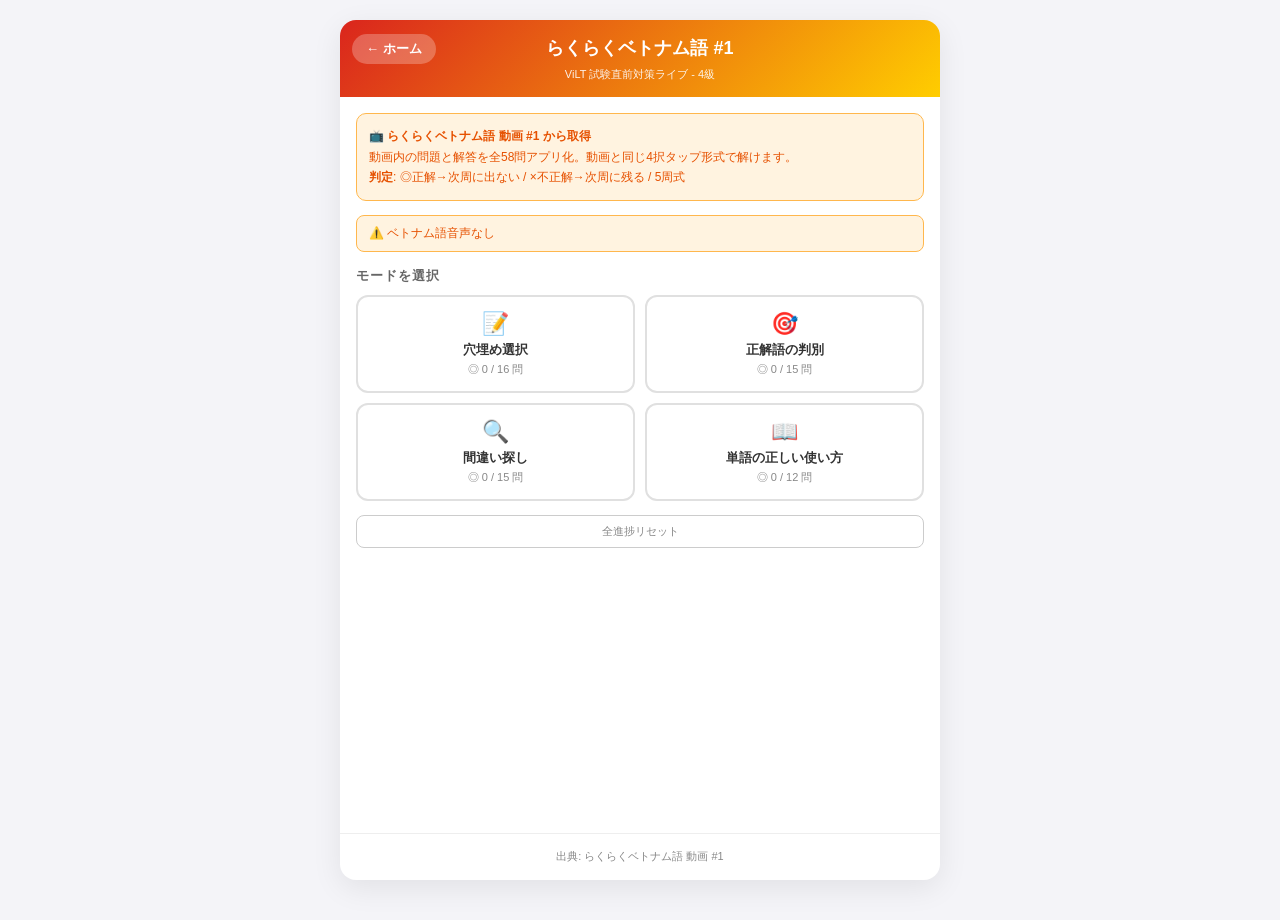
<file: rakuraku-lesson-1/index.html>
<!DOCTYPE html>
<html lang="ja">
<head>
<meta charset="UTF-8">
<meta name="viewport" content="width=device-width,initial-scale=1,maximum-scale=1,user-scalable=no">
<meta name="apple-mobile-web-app-capable" content="yes">
<title>らくらくベトナム語 ViLT 4級対策 #1</title>
<link rel="stylesheet" href="../assets/common.css">
<style>
.intro{background:#fff3e0;border:1px solid #ffb74d;border-radius:10px;padding:12px;margin-bottom:14px;font-size:12px;color:#e65100;line-height:1.7}
.mode-sel{display:grid;grid-template-columns:repeat(2,1fr);gap:10px;margin-bottom:14px}
.mode-sel button{background:#fff;border:2px solid #e0e0e0;border-radius:12px;padding:14px 8px;font-size:13px;font-weight:700;color:#333;cursor:pointer;font-family:inherit;display:flex;flex-direction:column;align-items:center;justify-content:center;min-height:80px}
.mode-sel button:active{transform:scale(.97)}
.mode-sel button.all{grid-column:span 2;border-color:#ef6c00;background:linear-gradient(135deg,#fff3e0,#fff);color:#e65100}
.mode-sel button.done{background:#e8f5e9;border-color:#2e7d32;color:#1b5e20}
.mode-sel button .ic{font-size:22px;margin-bottom:4px}
.mode-sel button .count{font-size:11px;color:#888;margin-top:3px;font-weight:500}
.round-bar{background:#fff;border:1px solid #e0e0e0;border-radius:10px;padding:10px 14px;margin-bottom:12px;display:flex;justify-content:space-around;align-items:center;font-size:12px;color:#666}
.round-bar b{display:block;font-size:17px;color:#da251d;font-weight:700;margin-top:2px}
.round-bar .sep{width:1px;height:30px;background:#e0e0e0}
.q-area{background:#fff;border:2px solid #e0e0e0;border-radius:14px;padding:16px;margin-bottom:14px}
.q-area .qmeta{display:flex;justify-content:space-between;font-size:11px;color:#888;font-weight:700;letter-spacing:1px;margin-bottom:8px}
.q-area .qlabel{font-size:11px;color:#888;margin-bottom:8px;font-weight:600}
.q-area .qsentence{font-size:17px;color:#222;line-height:1.7;margin-bottom:8px}
.q-area .qsentence .blank{color:#da251d;background:#fff8e6;padding:2px 14px;border-radius:6px;border:1px dashed #da251d;margin:0 2px}
.q-area .qsentence .ul{text-decoration:underline;text-decoration-color:#da251d;text-decoration-thickness:2px}
.q-area .qkeyword{font-size:30px;font-weight:800;color:#ef6c00;text-align:center;margin:8px 0;letter-spacing:2px}
.q-area .qkeyword-jp{font-size:13px;color:#888;text-align:center;margin-bottom:8px}
.q-area .qjp{font-size:13px;color:#666;background:#f8f8f8;padding:8px;border-radius:6px;line-height:1.6;display:none}
.q-area.revealed .qjp{display:block}
.choices{display:flex;flex-direction:column;gap:8px;margin-bottom:14px}
.choices button{padding:14px;background:#fff;border:2px solid #e0e0e0;border-radius:10px;font-size:14px;text-align:left;cursor:pointer;font-family:inherit;color:#333;display:flex;align-items:flex-start;line-height:1.5}
.choices button:active{transform:scale(.98)}
.choices button .label{font-weight:700;color:#ef6c00;margin-right:10px;flex-shrink:0;width:24px;font-size:15px}
.choices button.selected{border-color:#ef6c00;background:#fff3e0}
.choices button.correct{border-color:#2e7d32;background:#c8e6c9;color:#1b5e20}
.choices button.correct .label{color:#1b5e20}
.choices button.wrong{border-color:#c62828;background:#ffcdd2;color:#b71c1c}
.choices button.wrong .label{color:#b71c1c}
.choices button.disabled{cursor:not-allowed;opacity:.85}
.choices button .body{flex:1}
.choices button .body small{display:block;font-size:11px;color:#888;margin-top:4px;font-weight:400}
.choices button.correct .body small{color:#2e7d32}
.choices button.wrong .body small{color:#c62828}
.judge-box{border-radius:12px;padding:16px;margin-bottom:14px;text-align:center;display:none}
.judge-box.show{display:block}
.judge-box.correct{background:linear-gradient(135deg,#2e7d32,#43a047);color:#fff}
.judge-box.wrong{background:linear-gradient(135deg,#ef5350,#e53935);color:#fff}
.judge-box .icon{font-size:42px;font-weight:800;display:block;margin-bottom:4px;line-height:1}
.judge-box .msg{font-size:14px;opacity:.95;margin-bottom:8px}
.judge-box .correct-display{background:rgba(255,255,255,.25);border-radius:8px;padding:10px;font-size:14px;font-weight:600;line-height:1.5;text-align:left;margin-top:6px}
.explanation{background:#fff8e6;border:1px solid #ffd666;border-radius:10px;padding:12px;font-size:13px;color:#8b6914;margin-bottom:14px;line-height:1.7;display:none}
.explanation.show{display:block}
.explanation b{color:#ef6c00}
.btn-row{display:flex;gap:10px;margin-bottom:10px}
.btn-row button{flex:1;padding:16px 8px;border:none;border-radius:12px;font-size:15px;font-weight:700;cursor:pointer;font-family:inherit}
.btn-row button:active{opacity:.75;transform:scale(.96)}
.btn-row button:disabled{opacity:.4}
.btn-check{background:#ef6c00;color:#fff}
.btn-next{background:#2e7d32;color:#fff}
.btn-skip{background:#f5f5f5;color:#666;border:1px solid #ddd!important}
.btn-speak{background:#e3f2fd;color:#1976d2;border:2px solid #1976d2!important;font-size:13px!important;padding:10px 8px!important;flex:0 0 auto;width:90px}
.btn-speak.speaking{background:#1976d2;color:#fff}
.voice-info{background:#e3f2fd;border:1px solid #64b5f6;border-radius:8px;padding:8px 12px;font-size:12px;color:#1565c0;margin-bottom:10px}
.voice-info.warn{background:#fff3e0;border-color:#ffb74d;color:#e65100}
.voice-info.err{background:#ffebee;border-color:#e57373;color:#c62828}
.complete{background:linear-gradient(135deg,#4caf50,#8bc34a);color:#fff;border-radius:16px;padding:40px 20px;text-align:center;box-shadow:0 3px 10px rgba(0,0,0,.1)}
.complete h2{font-size:28px;margin-bottom:8px}
.complete p{font-size:14px;opacity:.95;margin-bottom:16px}
.complete button{background:#fff;color:#2e7d32;border:none;padding:12px 24px;border-radius:10px;font-weight:700;font-size:14px;cursor:pointer;font-family:inherit}
.reset-bar{display:flex;gap:8px;margin-top:12px}
.reset-bar button{flex:1;padding:8px;background:none;border:1px solid #ccc;border-radius:8px;color:#888;font-size:11px;cursor:pointer;font-family:inherit}
</style>
</head>
<body>
<div class="app">
<header class="site">
<button class="nav-back" onclick="location.href='../'">← ホーム</button>
<h1>らくらくベトナム語 #1</h1>
<div class="sub">ViLT 試験直前対策ライブ - 4級</div>
</header>
<main>

<div id="modeArea">
<div class="intro">
<b>📺 らくらくベトナム語 動画 #1 から取得</b><br>
動画内の問題と解答を全58問アプリ化。動画と同じ4択タップ形式で解けます。<br>
<b>判定</b>: ◎正解→次周に出ない / ×不正解→次周に残る / 5周式
</div>
<div class="voice-info" id="voiceInfo">🔊 音声エンジン確認中...</div>
<div class="section-title">モードを選択</div>
<div class="mode-sel" id="modeMenu"></div>
<div class="reset-bar">
<button id="btnResetAll">全進捗リセット</button>
</div>
</div>

<div id="learnArea" class="hidden">
<div class="round-bar">
<div>周回<b id="s-round">1 / 5</b></div>
<div class="sep"></div>
<div>残り<b id="s-remain">-</b></div>
<div class="sep"></div>
<div>習得(◎)<b id="s-done">-</b></div>
</div>

<div class="q-area" id="qArea">
<div class="qmeta">
<span id="qNo">第-問</span>
<span id="qModeBadge">-</span>
</div>
<div id="qBody"></div>
<div class="qjp" id="qJp">-</div>
</div>

<div class="choices" id="choices"></div>

<div class="judge-box" id="judge">
<span class="icon" id="judgeIcon">✓</span>
<div class="msg" id="judgeMsg"></div>
<div class="correct-display" id="correctDisplay"></div>
</div>

<div class="explanation" id="explanation"></div>

<div class="btn-row" id="btnsBefore">
<button class="btn-skip" id="btnSkip">わからない</button>
<button class="btn-check" id="btnCheck">答え合わせ</button>
</div>
<div class="btn-row hidden" id="btnsAfter">
<button class="btn-speak" id="btnSpeak">🔊</button>
<button class="btn-next" id="btnNext">次の問題 ▶</button>
</div>

<div class="progress"><div class="progress-bar" id="bar" style="width:0%"></div></div>
<div class="reset-bar">
<button id="btnBack">← モード選択</button>
<button id="btnResetCur">このモードをリセット</button>
</div>
</div>

<div id="completeArea" class="complete hidden">
<h2>🎉 完了！</h2>
<p id="completeMsg">完了</p>
<button onclick="location.reload()">モード選択に戻る</button>
</div>

</main>
<footer class="site">出典: らくらくベトナム語 動画 #1</footer>
</div>

<script src="data.js?v=20260613b"></script>
<script>
(function(){
  var MAX_ROUND = 5;
  var state = null, currentMode = null, selectedIdx = -1, isCorrect = false;

  function dataFor(mode){
    if(mode === "fill") return FILL_QUESTIONS;
    if(mode === "error") return ERROR_QUESTIONS;
    if(mode === "usage") return USAGE_QUESTIONS;
    if(mode === "correct") return CORRECT_QUESTIONS;
    return [];
  }
  function skey(mode){ return "vilt_rakuraku1_" + mode; }
  function loadSt(mode){ try{ var s = localStorage.getItem(skey(mode)); if(s) return JSON.parse(s); }catch(e){} return null; }
  function saveSt(mode, st){ try{ localStorage.setItem(skey(mode), JSON.stringify(st)); }catch(e){} }
  function initSt(mode){
    var d = dataFor(mode);
    return { round:1, queue:d.map(function(_,i){return i;}), nextQueue:[], done:[], idx:0, finished:false, total:d.length };
  }

  // ===== Voice =====
  var viVoice = null;
  function loadVoices(){
    var v = window.speechSynthesis.getVoices();
    viVoice = v.find(function(x){ return x.lang && x.lang.toLowerCase().indexOf("vi") === 0; });
    var el = document.getElementById("voiceInfo");
    if(!("speechSynthesis" in window)){ el.className="voice-info err"; el.textContent="❌ 音声未対応"; return; }
    if(viVoice){ el.className="voice-info"; el.innerHTML="✅ 音声: <b>"+viVoice.name+"</b>"; }
    else{ el.className="voice-info warn"; el.innerHTML="⚠️ ベトナム語音声なし"; }
  }
  function speak(text, btn){
    if(!("speechSynthesis" in window)) return;
    window.speechSynthesis.cancel();
    var msg = new SpeechSynthesisUtterance(text);
    msg.lang="vi-VN"; msg.rate=0.85;
    if(viVoice) msg.voice = viVoice;
    if(btn) btn.classList.add("speaking");
    msg.onend = function(){ if(btn) btn.classList.remove("speaking"); };
    msg.onerror = function(){ if(btn) btn.classList.remove("speaking"); };
    window.speechSynthesis.speak(msg);
  }

  function renderModeMenu(){
    var menu = document.getElementById("modeMenu");
    menu.innerHTML = "";
    var modes = [
      {id:"fill", icon:"📝", title:"穴埋め選択", count:FILL_QUESTIONS.length},
      {id:"correct", icon:"🎯", title:"正解語の判別", count:CORRECT_QUESTIONS.length},
      {id:"error", icon:"🔍", title:"間違い探し", count:ERROR_QUESTIONS.length},
      {id:"usage", icon:"📖", title:"単語の正しい使い方", count:USAGE_QUESTIONS.length}
    ];
    modes.forEach(function(m){
      var btn = document.createElement("button");
      var st = loadSt(m.id);
      var doneCount = st ? st.done.length : 0;
      var isDone = st && st.finished && doneCount === m.count;
      btn.className = isDone ? "done" : "";
      btn.innerHTML = "<div class='ic'>"+m.icon+"</div><div>"+m.title+"</div><div class='count'>◎ "+doneCount+" / "+m.count+" 問"+(isDone?" ✓":"")+"</div>";
      btn.addEventListener("click", function(){ start(m.id); });
      menu.appendChild(btn);
    });
  }

  function start(mode){
    currentMode = mode;
    state = loadSt(mode) || initSt(mode);
    if(state.finished){ state = initSt(mode); saveSt(mode, state); }
    document.getElementById("modeArea").classList.add("hidden");
    document.getElementById("learnArea").classList.remove("hidden");
    document.getElementById("completeArea").classList.add("hidden");
    render();
  }
  function back(){
    currentMode = null; state = null;
    document.getElementById("modeArea").classList.remove("hidden");
    document.getElementById("learnArea").classList.add("hidden");
    document.getElementById("completeArea").classList.add("hidden");
    renderModeMenu();
  }

  function curQ(){
    if(!state || state.queue.length === 0) return null;
    return dataFor(currentMode)[state.queue[state.idx]];
  }

  function modeLabel(){
    if(currentMode === "fill") return "穴埋め";
    if(currentMode === "correct") return "正解語の判別";
    if(currentMode === "error") return "間違い探し";
    return "正しい使い方";
  }

  function escapeHtml(s){ return String(s==null?"":s).replace(/&/g,"&amp;").replace(/</g,"&lt;").replace(/>/g,"&gt;"); }

  // 骨組み文を取得。data.js が古くて skeleton が無くても落ちないよう、その場で組み立てる安全網
  function buildSkeleton(q){
    if(q.skeleton) return q.skeleton;
    var sent = q.sentence || "", uls = q.underlines || [], ans = q.ans;
    var W = /[0-9A-Za-zÀ-ỹĐđ]/;
    function findPos(w){
      var lc = sent.toLowerCase(), lw = w.toLowerCase(), from = 0, idx;
      while((idx = lc.indexOf(lw, from)) >= 0){
        var before = idx > 0 ? sent[idx-1] : " ";
        var after = (idx + w.length < sent.length) ? sent[idx + w.length] : " ";
        if(!W.test(before) && !W.test(after)) return idx;
        from = idx + 1;
      }
      return lc.indexOf(lw);
    }
    var spans = uls.map(function(w, i){ var p = findPos(w); return {s:p, e:p + w.length, ans:(i === ans)}; })
                   .filter(function(x){ return x.s >= 0; })
                   .sort(function(a, b){ return b.s - a.s; });
    var sk = sent;
    spans.forEach(function(x){ sk = sk.slice(0, x.s) + (x.ans ? "[(_)]" : "[_]") + sk.slice(x.e); });
    return sk;
  }

  function render(){
    if(state.finished){ showComplete(); return; }
    var q = curQ(); if(!q) return;
    document.getElementById("qNo").textContent = "第"+q.n+"問";
    document.getElementById("qModeBadge").textContent = modeLabel();
    document.getElementById("s-round").textContent = state.round+" / "+MAX_ROUND;
    document.getElementById("s-remain").textContent = state.queue.length;
    document.getElementById("s-done").textContent = state.done.length+" / "+state.total;
    document.getElementById("bar").style.width = Math.round((state.done.length/state.total)*100)+"%";
    document.getElementById("qArea").classList.remove("revealed");

    selectedIdx = -1;
    isCorrect = false;

    var qBody = document.getElementById("qBody");
    var qJp = document.getElementById("qJp");
    var choicesEl = document.getElementById("choices");
    choicesEl.innerHTML = "";
    var labels = ["A","B","C","D"];

    if(currentMode === "fill"){
      // sentence: "( Mỗi ) nơi..." → 括弧内を空欄表示
      var sent = q.sentence.replace(/\(\s*([^)]+)\s*\)/g, '<span class="blank">___</span>');
      qBody.innerHTML = "<div class='qlabel'>空欄に入る語を選んでください</div><div class='qsentence'>"+sent+"</div>";
      qJp.textContent = q.jp;
      q.choices.forEach(function(c, ci){
        var btn = document.createElement("button");
        btn.innerHTML = "<span class='label'>"+labels[ci]+"</span><span class='body'>"+escapeHtml(c)+"</span>";
        btn.addEventListener("click", function(){ pickChoice(ci); });
        choicesEl.appendChild(btn);
      });
    }else if(currentMode === "error"){
      // sentence + 4 underlined parts: 誤っている語を選ぶ
      var s = q.sentence;
      q.underlines.forEach(function(u, ui){
        var label = labels[ui];
        var marker = '<span class="ul">'+escapeHtml(u)+'</span><sup style="color:#ef6c00;font-weight:700">('+label+')</sup>';
        var pos = s.indexOf(u);
        if(pos >= 0){
          s = s.substring(0,pos) + marker + s.substring(pos + u.length);
        }
      });
      qBody.innerHTML = "<div class='qlabel'>下線部の中で誤っている語を選んでください</div><div class='qsentence'>"+s+"</div>";
      qJp.textContent = q.jp;
      q.underlines.forEach(function(u, ui){
        var btn = document.createElement("button");
        btn.innerHTML = "<span class='label'>"+labels[ui]+"</span><span class='body'>"+escapeHtml(u)+"</span>";
        btn.addEventListener("click", function(){ pickChoice(ui); });
        choicesEl.appendChild(btn);
      });
    }else if(currentMode === "correct"){
      // 並び替え: 骨組みの文（空欄＋括弧）を表示し、4語を ( ) に入る語として選ぶ
      var sk = escapeHtml(buildSkeleton(q))
        .replace(/\[\(_\)\]/g, '(<span class="blank">___</span>)')
        .replace(/\[_\]/g, '<span class="blank">___</span>');
      qBody.innerHTML = "<div class='qlabel'>4つの語を並び替えて意味の通る文にし、( ) に入る語を選んでください</div><div class='qsentence'>"+sk+"</div>";
      qJp.textContent = q.jp;
      q.underlines.forEach(function(u, ui){
        var btn = document.createElement("button");
        btn.innerHTML = "<span class='label'>"+labels[ui]+"</span><span class='body'>"+escapeHtml(u)+"</span>";
        btn.addEventListener("click", function(){ pickChoice(ui); });
        choicesEl.appendChild(btn);
      });
    }else{
      // usage: keyword + 4 sentences
      qBody.innerHTML = "<div class='qlabel'>この語が正しく使われている文を選んでください</div><div class='qkeyword'>"+escapeHtml(q.keyword)+"</div>";
      qJp.textContent = "正解の文の意味: " + q.jp[q.ans];
      q.sentences.forEach(function(s, si){
        var btn = document.createElement("button");
        btn.innerHTML = "<span class='label'>"+labels[si]+"</span><span class='body'>"+escapeHtml(s)+"</span>";
        btn.addEventListener("click", function(){ pickChoice(si); });
        choicesEl.appendChild(btn);
      });
    }

    document.getElementById("judge").classList.remove("show");
    document.getElementById("explanation").classList.remove("show");
    document.getElementById("btnsBefore").classList.remove("hidden");
    document.getElementById("btnsAfter").classList.add("hidden");
    window.scrollTo(0, 0);
  }

  function pickChoice(idx){
    selectedIdx = idx;
    var btns = document.querySelectorAll("#choices button");
    btns.forEach(function(b,i){ b.classList.remove("selected"); if(i === idx) b.classList.add("selected"); });
  }

  function showComplete(){
    document.getElementById("learnArea").classList.add("hidden");
    document.getElementById("completeArea").classList.remove("hidden");
    document.getElementById("completeMsg").textContent =
      state.done.length === state.total
        ? modeLabel()+" 全"+state.total+"問を ◎ で完了！"
        : MAX_ROUND+"周終了。◎ "+state.done.length+"/"+state.total+"問";
  }

  function doCheck(){
    var q = curQ(); if(!q) return;
    if(selectedIdx < 0){ alert("選択肢を選んでください"); return; }
    var btns = document.querySelectorAll("#choices button");
    var labels = ["A","B","C","D"];
    isCorrect = (selectedIdx === q.ans);
    btns.forEach(function(b, ci){
      b.classList.add("disabled");
      b.classList.remove("selected");
      if(ci === q.ans) b.classList.add("correct");
      if(ci === selectedIdx && !isCorrect) b.classList.add("wrong");
      // Add small annotation for usage mode
      if(currentMode === "usage"){
        var bodyEl = b.querySelector(".body");
        var annotation = "";
        if(ci === q.ans) annotation = q.jp[ci];
        else if(q.wrongFix && q.wrongFix[ci]) annotation = "→ " + q.wrongFix[ci] + " | " + q.jp[ci];
        if(annotation) bodyEl.innerHTML = bodyEl.innerHTML + "<small>"+escapeHtml(annotation)+"</small>";
      }
    });
    document.getElementById("qArea").classList.add("revealed");

    var jb = document.getElementById("judge");
    if(isCorrect){
      jb.className = "judge-box show correct";
      document.getElementById("judgeIcon").textContent = "◎";
      document.getElementById("judgeMsg").textContent = "正解！合格";
    }else{
      jb.className = "judge-box show wrong";
      document.getElementById("judgeIcon").textContent = "×";
      document.getElementById("judgeMsg").textContent = "不正解 → 次周";
    }

    var disp = document.getElementById("correctDisplay");
    if(currentMode === "fill"){
      disp.innerHTML = "<b>正解の文:</b><br>" + escapeHtml(q.sentence);
    }else if(currentMode === "error"){
      disp.innerHTML = "<b>正しい文:</b><br>" + escapeHtml(q.correctSentence) + "<br><b>正しい語:</b> " + escapeHtml(q.correctWord);
    }else if(currentMode === "correct"){
      disp.innerHTML = "<b>( ) に入る語 ("+labels[q.ans]+"):</b> " + escapeHtml(q.correctWord) + "<br><b>完成した文:</b> " + escapeHtml(q.sentence);
    }else{
      disp.innerHTML = "<b>正解の文 ("+labels[q.ans]+"):</b><br>" + escapeHtml(q.sentences[q.ans]);
    }

    var exp = document.getElementById("explanation");
    exp.innerHTML = "<b>📝 解説:</b> " + escapeHtml(q.explanation);
    exp.classList.add("show");

    document.getElementById("btnsBefore").classList.add("hidden");
    document.getElementById("btnsAfter").classList.remove("hidden");
  }

  function doSkip(){
    var q = curQ(); if(!q) return;
    isCorrect = false;
    selectedIdx = -1;
    var btns = document.querySelectorAll("#choices button");
    btns.forEach(function(b, ci){
      b.classList.add("disabled");
      if(ci === q.ans) b.classList.add("correct");
      if(currentMode === "usage"){
        var bodyEl = b.querySelector(".body");
        var annotation = "";
        if(ci === q.ans) annotation = q.jp[ci];
        else if(q.wrongFix && q.wrongFix[ci]) annotation = "→ " + q.wrongFix[ci] + " | " + q.jp[ci];
        if(annotation) bodyEl.innerHTML = bodyEl.innerHTML + "<small>"+escapeHtml(annotation)+"</small>";
      }
    });
    document.getElementById("qArea").classList.add("revealed");
    var jb = document.getElementById("judge");
    jb.className = "judge-box show wrong";
    document.getElementById("judgeIcon").textContent = "?";
    document.getElementById("judgeMsg").textContent = "スキップ → 次周";
    var disp = document.getElementById("correctDisplay");
    var labels = ["A","B","C","D"];
    if(currentMode === "fill"){
      disp.innerHTML = "<b>正解の文:</b><br>" + escapeHtml(q.sentence);
    }else if(currentMode === "error"){
      disp.innerHTML = "<b>正しい文:</b><br>" + escapeHtml(q.correctSentence) + "<br><b>正しい語:</b> " + escapeHtml(q.correctWord);
    }else if(currentMode === "correct"){
      disp.innerHTML = "<b>( ) に入る語 ("+labels[q.ans]+"):</b> " + escapeHtml(q.correctWord) + "<br><b>完成した文:</b> " + escapeHtml(q.sentence);
    }else{
      disp.innerHTML = "<b>正解の文 ("+labels[q.ans]+"):</b><br>" + escapeHtml(q.sentences[q.ans]);
    }
    var exp = document.getElementById("explanation");
    exp.innerHTML = "<b>📝 解説:</b> " + escapeHtml(q.explanation);
    exp.classList.add("show");
    document.getElementById("btnsBefore").classList.add("hidden");
    document.getElementById("btnsAfter").classList.remove("hidden");
  }

  function doNext(){
    var qi = state.queue[state.idx];
    if(isCorrect){ if(state.done.indexOf(qi) < 0) state.done.push(qi); }
    else{ if(state.nextQueue.indexOf(qi) < 0) state.nextQueue.push(qi); }
    state.queue.splice(state.idx, 1);
    if(state.idx >= state.queue.length){
      if(state.nextQueue.length === 0 || state.round >= MAX_ROUND) state.finished = true;
      else{ state.round++; state.queue = state.nextQueue; state.nextQueue = []; state.idx = 0; }
    }
    saveSt(currentMode, state);
    render();
  }

  document.getElementById("btnCheck").addEventListener("click", doCheck);
  document.getElementById("btnSkip").addEventListener("click", doSkip);
  document.getElementById("btnNext").addEventListener("click", doNext);
  document.getElementById("btnSpeak").addEventListener("click", function(){
    var q = curQ(); if(!q) return;
    var text = "";
    if(currentMode === "fill") text = q.sentence.replace(/\(\s*([^)]+)\s*\)/g, '$1');
    else if(currentMode === "error") text = q.correctSentence;
    else if(currentMode === "correct") text = q.sentence;
    else text = q.sentences[q.ans];
    speak(text, document.getElementById("btnSpeak"));
  });
  document.getElementById("btnBack").addEventListener("click", back);
  document.getElementById("btnResetCur").addEventListener("click", function(){
    if(confirm("このモードをリセット?")){ state = initSt(currentMode); saveSt(currentMode, state); render(); }
  });
  document.getElementById("btnResetAll").addEventListener("click", function(){
    if(confirm("全進捗リセット?")){
      ["fill","correct","error","usage"].forEach(function(m){ localStorage.removeItem(skey(m)); });
      renderModeMenu();
    }
  });

  if("speechSynthesis" in window){
    loadVoices();
    if(window.speechSynthesis.onvoiceschanged !== undefined){
      window.speechSynthesis.onvoiceschanged = loadVoices;
    }
  }
  renderModeMenu();
})();
</script>
</body>
</html>
</file>
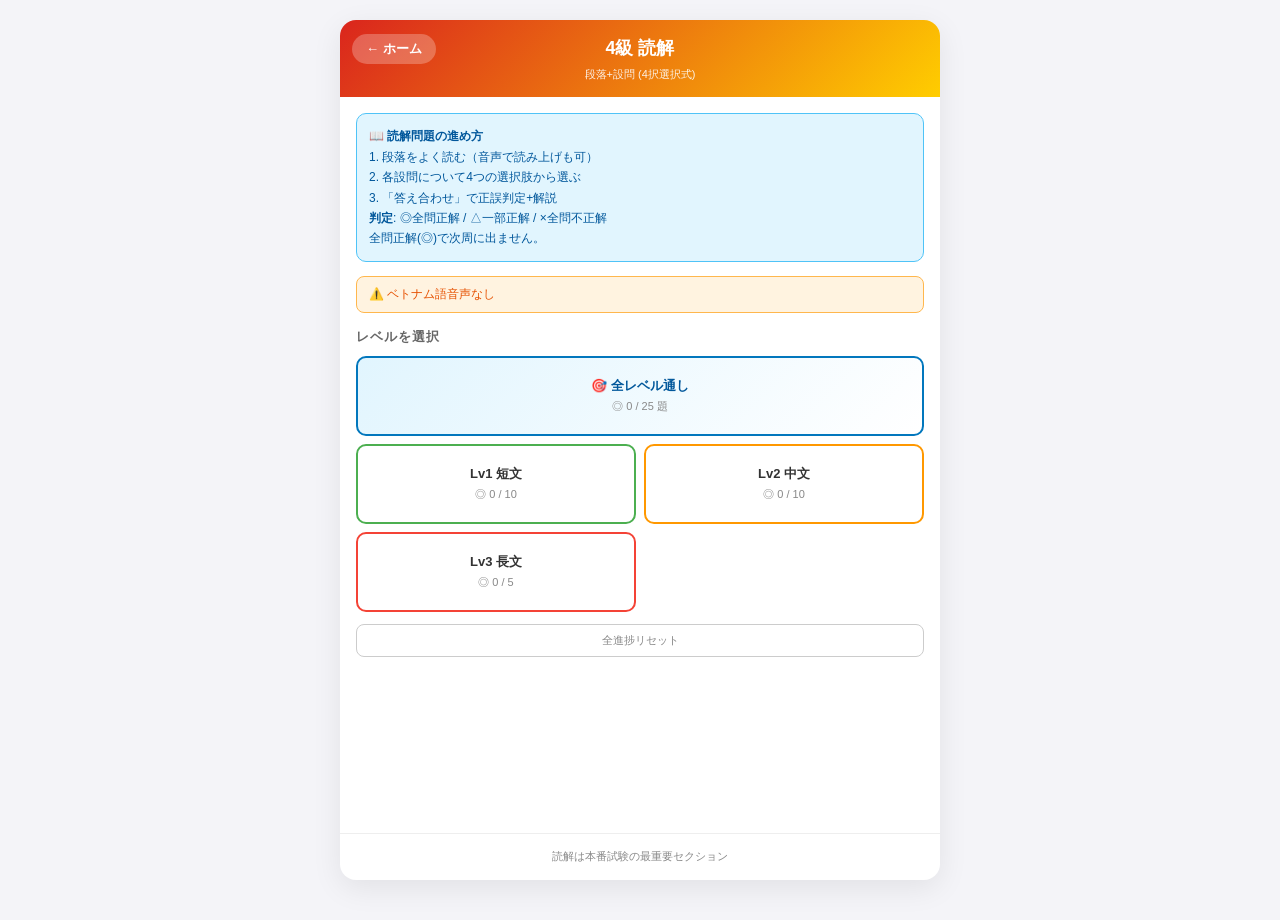
<file: reading-4kyu/index.html>
<!DOCTYPE html>
<html lang="ja">
<head>
<meta charset="UTF-8">
<meta name="viewport" content="width=device-width,initial-scale=1,maximum-scale=1,user-scalable=no">
<meta name="apple-mobile-web-app-capable" content="yes">
<title>ViLT 4級 読解</title>
<link rel="stylesheet" href="../assets/common.css">
<style>
.intro{background:#e1f5fe;border:1px solid #4fc3f7;border-radius:10px;padding:12px;margin-bottom:14px;font-size:12px;color:#01579b;line-height:1.7}
.level-sel{display:grid;grid-template-columns:repeat(2,1fr);gap:8px;margin-bottom:12px}
.level-sel button{background:#fff;border:2px solid #e0e0e0;border-radius:10px;padding:14px 8px;font-size:13px;font-weight:700;color:#333;cursor:pointer;font-family:inherit;display:flex;flex-direction:column;align-items:center;justify-content:center;min-height:80px}
.level-sel button.l1{border-color:#4caf50}
.level-sel button.l2{border-color:#ff9800}
.level-sel button.l3{border-color:#f44336}
.level-sel button.all{grid-column:span 2;border-color:#0277bd;background:linear-gradient(135deg,#e1f5fe,#fff);color:#01579b}
.level-sel button.done{background:#e8f5e9;border-color:#2e7d32;color:#1b5e20}
.level-sel button .count{font-size:11px;color:#888;margin-top:4px;display:block;font-weight:500}
.round-bar{background:#fff;border:1px solid #e0e0e0;border-radius:10px;padding:10px 14px;margin-bottom:12px;display:flex;justify-content:space-around;align-items:center;font-size:12px;color:#666}
.round-bar b{display:block;font-size:17px;color:#da251d;font-weight:700;margin-top:2px}
.round-bar .sep{width:1px;height:30px;background:#e0e0e0}
.passage-box{background:#fff;border:2px solid #0277bd;border-radius:14px;padding:16px;margin-bottom:14px}
.passage-box .meta{display:flex;justify-content:space-between;align-items:center;margin-bottom:10px;font-size:11px;color:#0277bd;font-weight:700;letter-spacing:1px}
.passage-box .level-badge{display:inline-block;padding:3px 10px;border-radius:10px;font-size:11px;font-weight:700}
.level-badge.l1{background:#e8f5e9;color:#2e7d32}
.level-badge.l2{background:#fff3e0;color:#ef6c00}
.level-badge.l3{background:#ffebee;color:#c62828}
.passage-box .passage{font-size:15px;color:#222;line-height:1.8;white-space:pre-wrap;background:#fafbff;padding:12px;border-radius:8px;border:1px solid #e0e0e0}
.passage-box .speak-line{margin-top:8px;text-align:right}
.btn-speak-small{background:#e3f2fd;color:#1976d2;border:1px solid #1976d2;border-radius:8px;padding:6px 12px;font-size:12px;cursor:pointer;font-family:inherit}
.btn-speak-small.speaking{background:#1976d2;color:#fff}
.q-card{background:#fff;border:2px solid #e0e0e0;border-radius:12px;padding:14px;margin-bottom:12px}
.q-card .q-num{display:inline-block;background:#0277bd;color:#fff;border-radius:50%;width:28px;height:28px;line-height:28px;text-align:center;font-weight:700;font-size:13px;margin-right:8px}
.q-card .q-text{font-size:14px;font-weight:600;color:#222;margin-bottom:10px;line-height:1.5;display:flex;align-items:flex-start}
.q-card .q-text-body{flex:1}
.choices{display:flex;flex-direction:column;gap:6px}
.choices button{padding:12px;background:#fff;border:2px solid #e0e0e0;border-radius:10px;font-size:13px;text-align:left;cursor:pointer;font-family:inherit;color:#333;display:flex;align-items:flex-start;line-height:1.4}
.choices button:active{transform:scale(.98)}
.choices button .label{font-weight:700;color:#0277bd;margin-right:8px;flex-shrink:0;width:18px}
.choices button.selected{border-color:#0277bd;background:#e1f5fe}
.choices button.correct{border-color:#2e7d32;background:#c8e6c9;color:#1b5e20}
.choices button.correct .label{color:#1b5e20}
.choices button.wrong{border-color:#c62828;background:#ffcdd2;color:#b71c1c}
.choices button.wrong .label{color:#b71c1c}
.choices button.disabled{cursor:not-allowed;opacity:.85}
.explanation{background:#fff8e6;border:1px solid #ffd666;border-radius:8px;padding:10px;font-size:12px;color:#8b6914;margin-top:8px;line-height:1.6;display:none}
.explanation.show{display:block}
.judge-final{border-radius:12px;padding:16px;margin-bottom:14px;text-align:center;display:none}
.judge-final.show{display:block}
.judge-final.excellent{background:linear-gradient(135deg,#2e7d32,#43a047);color:#fff}
.judge-final.partial{background:linear-gradient(135deg,#ffa726,#fb8c00);color:#fff}
.judge-final.wrong{background:linear-gradient(135deg,#ef5350,#e53935);color:#fff}
.judge-final .icon{font-size:42px;font-weight:800;display:block;margin-bottom:4px;line-height:1}
.judge-final .msg{font-size:14px;opacity:.95}
.btn-row{display:flex;gap:10px;margin-bottom:10px}
.btn-row button{flex:1;padding:14px 8px;border:none;border-radius:12px;font-size:14px;font-weight:700;cursor:pointer;font-family:inherit}
.btn-row button:active{opacity:.75;transform:scale(.96)}
.btn-check{background:#0277bd;color:#fff}
.btn-next{background:#2e7d32;color:#fff}
.btn-skip{background:#f5f5f5;color:#666;border:1px solid #ddd!important}
.voice-info{background:#e3f2fd;border:1px solid #64b5f6;border-radius:8px;padding:8px 12px;font-size:12px;color:#1565c0;margin-bottom:10px}
.voice-info.warn{background:#fff3e0;border-color:#ffb74d;color:#e65100}
.voice-info.err{background:#ffebee;border-color:#e57373;color:#c62828}
.complete{background:linear-gradient(135deg,#4caf50,#8bc34a);color:#fff;border-radius:16px;padding:40px 20px;text-align:center;box-shadow:0 3px 10px rgba(0,0,0,.1)}
.complete h2{font-size:28px;margin-bottom:8px}
.complete p{font-size:14px;opacity:.95;margin-bottom:16px}
.complete button{background:#fff;color:#2e7d32;border:none;padding:12px 24px;border-radius:10px;font-weight:700;font-size:14px;cursor:pointer;font-family:inherit}
.reset-bar{display:flex;gap:8px;margin-top:12px}
.reset-bar button{flex:1;padding:8px;background:none;border:1px solid #ccc;border-radius:8px;color:#888;font-size:11px;cursor:pointer;font-family:inherit}
</style>
</head>
<body>
<div class="app">
<header class="site">
<button class="nav-back" onclick="location.href='../'">← ホーム</button>
<h1>4級 読解</h1>
<div class="sub">段落+設問 (4択選択式)</div>
</header>
<main>

<div id="introArea">
<div class="intro">
<b>📖 読解問題の進め方</b><br>
1. 段落をよく読む（音声で読み上げも可）<br>
2. 各設問について4つの選択肢から選ぶ<br>
3. 「答え合わせ」で正誤判定+解説<br>
<b>判定</b>: ◎全問正解 / △一部正解 / ×全問不正解<br>
全問正解(◎)で次周に出ません。
</div>
<div class="voice-info" id="voiceInfo">🔊 音声エンジン確認中...</div>
<div class="section-title">レベルを選択</div>
<div class="level-sel" id="levelSel"></div>
<div class="reset-bar">
<button id="btnResetAll">全進捗リセット</button>
</div>
</div>

<div id="learnArea" class="hidden">
<div class="round-bar">
<div>周回<b id="s-round">1 / 5</b></div>
<div class="sep"></div>
<div>残り<b id="s-remain">-</b></div>
<div class="sep"></div>
<div>習得(◎)<b id="s-done">-</b></div>
</div>

<div class="passage-box">
<div class="meta">
<span id="qNo">第-問</span>
<span class="level-badge" id="levelBadge">-</span>
</div>
<div class="passage" id="passage">-</div>
<div class="speak-line">
<button class="btn-speak-small" id="btnSpeakPassage">🔊 段落を読み上げ</button>
</div>
</div>

<div id="questionsArea"></div>

<div class="judge-final" id="judgeFinal">
<span class="icon" id="judgeIcon">✓</span>
<div class="msg" id="judgeMsg"></div>
</div>

<div class="btn-row" id="btnsBefore">
<button class="btn-skip" id="btnSkip">わからない</button>
<button class="btn-check" id="btnCheck">答え合わせ</button>
</div>
<div class="btn-row hidden" id="btnsAfter">
<button class="btn-next" id="btnNext">次の問題 ▶</button>
</div>

<div class="progress"><div class="progress-bar" id="bar" style="width:0%"></div></div>
<div class="reset-bar">
<button id="btnBack">← レベル選択</button>
<button id="btnResetCur">このレベルをリセット</button>
</div>
</div>

<div id="completeArea" class="complete hidden">
<h2>🎉 完了！</h2>
<p id="completeMsg">読解完了</p>
<button onclick="location.reload()">レベル選択に戻る</button>
</div>

</main>
<footer class="site">読解は本番試験の最重要セクション</footer>
</div>

<script src="data.js"></script>
<script>
(function(){
  var MAX_ROUND = 5;
  var state = null, rank = null, currentLevel = null;
  var userAnswers = {}; // qIdx -> chosenIdx
  var ALL_KEY = "_ALL_";

  function filterByLevel(lv){
    if(lv === ALL_KEY) return READING_4KYU.map(function(_,i){return i;});
    return READING_4KYU.map(function(q,i){return q.level === lv ? i : -1;}).filter(function(i){return i >= 0;});
  }

  function skey(lv){ return "vilt_reading4kyu_lv"+lv; }
  function loadSt(lv){ try{ var s = localStorage.getItem(skey(lv)); if(s) return JSON.parse(s); }catch(e){} return null; }
  function saveSt(lv, st){ try{ localStorage.setItem(skey(lv), JSON.stringify(st)); }catch(e){} }
  function initSt(lv){
    var list = filterByLevel(lv);
    return { round:1, queue:list.slice(), nextQueue:[], done:[], idx:0, finished:false, total:list.length };
  }

  // ===== Voice =====
  var viVoice = null;
  function loadVoices(){
    var v = window.speechSynthesis.getVoices();
    viVoice = v.find(function(x){ return x.lang && x.lang.toLowerCase().indexOf("vi") === 0; });
    var el = document.getElementById("voiceInfo");
    if(!("speechSynthesis" in window)){ el.className="voice-info err"; el.textContent="❌ 音声未対応"; return; }
    if(viVoice){ el.className="voice-info"; el.innerHTML="✅ 音声: <b>"+viVoice.name+"</b>"; }
    else{ el.className="voice-info warn"; el.innerHTML="⚠️ ベトナム語音声なし"; }
  }
  function speak(text, btn){
    if(!("speechSynthesis" in window)) return;
    window.speechSynthesis.cancel();
    var msg = new SpeechSynthesisUtterance(text);
    msg.lang="vi-VN"; msg.rate=0.85;
    if(viVoice) msg.voice = viVoice;
    if(btn) btn.classList.add("speaking");
    msg.onend = function(){ if(btn) btn.classList.remove("speaking"); };
    msg.onerror = function(){ if(btn) btn.classList.remove("speaking"); };
    window.speechSynthesis.speak(msg);
  }

  function renderLevelSel(){
    var el = document.getElementById("levelSel");
    el.innerHTML = "";
    var all = filterByLevel(ALL_KEY);
    var allBtn = document.createElement("button");
    allBtn.className = "all";
    var allSt = loadSt(ALL_KEY);
    allBtn.innerHTML = "🎯 全レベル通し<span class='count'>◎ "+(allSt?allSt.done.length:0)+" / "+all.length+" 題</span>";
    allBtn.addEventListener("click", function(){ start(ALL_KEY); });
    el.appendChild(allBtn);
    [1,2,3].forEach(function(lv){
      var list = filterByLevel(lv);
      var st = loadSt(lv);
      var doneCount = st ? st.done.length : 0;
      var btn = document.createElement("button");
      btn.className = "l"+lv + (st && st.finished && doneCount === list.length ? " done" : "");
      var label = lv === 1 ? "Lv1 短文" : lv === 2 ? "Lv2 中文" : "Lv3 長文";
      btn.innerHTML = label + "<span class='count'>◎ "+doneCount+" / "+list.length+"</span>";
      btn.addEventListener("click", function(){ start(lv); });
      el.appendChild(btn);
    });
  }

  function start(lv){
    currentLevel = lv;
    state = loadSt(lv) || initSt(lv);
    if(state.finished){ state = initSt(lv); saveSt(lv, state); }
    document.getElementById("introArea").classList.add("hidden");
    document.getElementById("learnArea").classList.remove("hidden");
    document.getElementById("completeArea").classList.add("hidden");
    render();
  }
  function back(){
    currentLevel = null; state = null;
    document.getElementById("introArea").classList.remove("hidden");
    document.getElementById("learnArea").classList.add("hidden");
    document.getElementById("completeArea").classList.add("hidden");
    renderLevelSel();
  }

  function curQ(){
    if(!state || state.queue.length === 0) return null;
    return READING_4KYU[state.queue[state.idx]];
  }

  function render(){
    if(state.finished){ showComplete(); return; }
    var q = curQ(); if(!q) return;
    document.getElementById("qNo").textContent = "第"+q.n+"題";
    var lb = document.getElementById("levelBadge");
    lb.className = "level-badge l" + q.level;
    lb.textContent = (q.level === 1 ? "Lv1 短文" : q.level === 2 ? "Lv2 中文" : "Lv3 長文") + " | " + q.category;
    document.getElementById("passage").textContent = q.passage;
    document.getElementById("s-round").textContent = state.round+" / "+MAX_ROUND;
    document.getElementById("s-remain").textContent = state.queue.length;
    document.getElementById("s-done").textContent = state.done.length+" / "+state.total;
    document.getElementById("bar").style.width = Math.round((state.done.length/state.total)*100)+"%";

    userAnswers = {};
    var area = document.getElementById("questionsArea");
    area.innerHTML = "";
    q.questions.forEach(function(question, qi){
      var card = document.createElement("div");
      card.className = "q-card";
      var labels = ["A","B","C","D"];
      card.innerHTML = "<div class='q-text'><span class='q-num'>"+(qi+1)+"</span><span class='q-text-body'>"+question.q+"</span></div>";
      var choices = document.createElement("div");
      choices.className = "choices";
      question.choices.forEach(function(c, ci){
        var btn = document.createElement("button");
        btn.innerHTML = "<span class='label'>"+labels[ci]+"</span><span>"+c+"</span>";
        btn.addEventListener("click", function(){
          if(btn.classList.contains("disabled")) return;
          // Clear previous selection in this question
          choices.querySelectorAll("button").forEach(function(b){ b.classList.remove("selected"); });
          btn.classList.add("selected");
          userAnswers[qi] = ci;
        });
        choices.appendChild(btn);
      });
      card.appendChild(choices);
      var exp = document.createElement("div");
      exp.className = "explanation";
      exp.innerHTML = "<b>解説:</b> "+ (question.explanation || "");
      card.appendChild(exp);
      area.appendChild(card);
    });

    document.getElementById("judgeFinal").classList.remove("show");
    document.getElementById("btnsBefore").classList.remove("hidden");
    document.getElementById("btnsAfter").classList.add("hidden");
    rank = null;
    window.scrollTo(0, 0);
  }

  function showComplete(){
    document.getElementById("learnArea").classList.add("hidden");
    document.getElementById("completeArea").classList.remove("hidden");
    document.getElementById("completeMsg").textContent =
      state.done.length === state.total
        ? "全"+state.total+"題を ◎ で完了！"
        : MAX_ROUND+"周終了。◎ "+state.done.length+"/"+state.total+"題";
  }

  function doCheck(){
    var q = curQ(); if(!q) return;
    // Check that all questions answered
    if(Object.keys(userAnswers).length < q.questions.length){
      alert("全ての設問に回答してください");
      return;
    }
    var correctCount = 0;
    var area = document.getElementById("questionsArea");
    var qCards = area.querySelectorAll(".q-card");
    q.questions.forEach(function(question, qi){
      var card = qCards[qi];
      var choiceBtns = card.querySelectorAll(".choices button");
      var userChoice = userAnswers[qi];
      var correctIdx = question.ans;
      choiceBtns.forEach(function(b, ci){
        b.classList.add("disabled");
        b.classList.remove("selected");
        if(ci === correctIdx) b.classList.add("correct");
        if(ci === userChoice && userChoice !== correctIdx) b.classList.add("wrong");
      });
      if(userChoice === correctIdx) correctCount++;
      card.querySelector(".explanation").classList.add("show");
    });

    var total = q.questions.length;
    var jb = document.getElementById("judgeFinal");
    if(correctCount === total){ rank = "◎"; jb.className="judge-final show excellent";
      document.getElementById("judgeIcon").textContent="◎";
      document.getElementById("judgeMsg").textContent="全問正解！("+correctCount+"/"+total+") 合格";
    }else if(correctCount > 0){ rank = "△"; jb.className="judge-final show partial";
      document.getElementById("judgeIcon").textContent="△";
      document.getElementById("judgeMsg").textContent="一部正解 ("+correctCount+"/"+total+") → 次周";
    }else{ rank = "×"; jb.className="judge-final show wrong";
      document.getElementById("judgeIcon").textContent="×";
      document.getElementById("judgeMsg").textContent="全問不正解 (0/"+total+") → 次周";
    }

    document.getElementById("btnsBefore").classList.add("hidden");
    document.getElementById("btnsAfter").classList.remove("hidden");
  }

  function doSkip(){
    var q = curQ(); if(!q) return;
    rank = "×";
    var area = document.getElementById("questionsArea");
    var qCards = area.querySelectorAll(".q-card");
    q.questions.forEach(function(question, qi){
      var card = qCards[qi];
      var choiceBtns = card.querySelectorAll(".choices button");
      var correctIdx = question.ans;
      choiceBtns.forEach(function(b, ci){
        b.classList.add("disabled");
        if(ci === correctIdx) b.classList.add("correct");
      });
      card.querySelector(".explanation").classList.add("show");
    });
    var jb = document.getElementById("judgeFinal");
    jb.className="judge-final show wrong";
    document.getElementById("judgeIcon").textContent="?";
    document.getElementById("judgeMsg").textContent="スキップ → 次周";
    document.getElementById("btnsBefore").classList.add("hidden");
    document.getElementById("btnsAfter").classList.remove("hidden");
  }

  function doNext(){
    var qi = state.queue[state.idx];
    if(rank === "◎"){ if(state.done.indexOf(qi) < 0) state.done.push(qi); }
    else{ if(state.nextQueue.indexOf(qi) < 0) state.nextQueue.push(qi); }
    state.queue.splice(state.idx, 1);
    if(state.idx >= state.queue.length){
      if(state.nextQueue.length === 0 || state.round >= MAX_ROUND) state.finished = true;
      else{ state.round++; state.queue = state.nextQueue; state.nextQueue = []; state.idx = 0; }
    }
    saveSt(currentLevel, state);
    render();
  }

  document.getElementById("btnSpeakPassage").addEventListener("click", function(){
    var q = curQ(); if(q) speak(q.passage, document.getElementById("btnSpeakPassage"));
  });
  document.getElementById("btnCheck").addEventListener("click", doCheck);
  document.getElementById("btnSkip").addEventListener("click", doSkip);
  document.getElementById("btnNext").addEventListener("click", doNext);
  document.getElementById("btnBack").addEventListener("click", back);
  document.getElementById("btnResetCur").addEventListener("click", function(){
    if(confirm("このレベルをリセット?")){ state = initSt(currentLevel); saveSt(currentLevel, state); render(); }
  });
  document.getElementById("btnResetAll").addEventListener("click", function(){
    if(confirm("全進捗リセット?")){
      [ALL_KEY,1,2,3].forEach(function(l){ localStorage.removeItem(skey(l)); });
      renderLevelSel();
    }
  });

  if("speechSynthesis" in window){
    loadVoices();
    if(window.speechSynthesis.onvoiceschanged !== undefined){
      window.speechSynthesis.onvoiceschanged = loadVoices;
    }
  }
  renderLevelSel();
})();
</script>
</body>
</html>
</file>
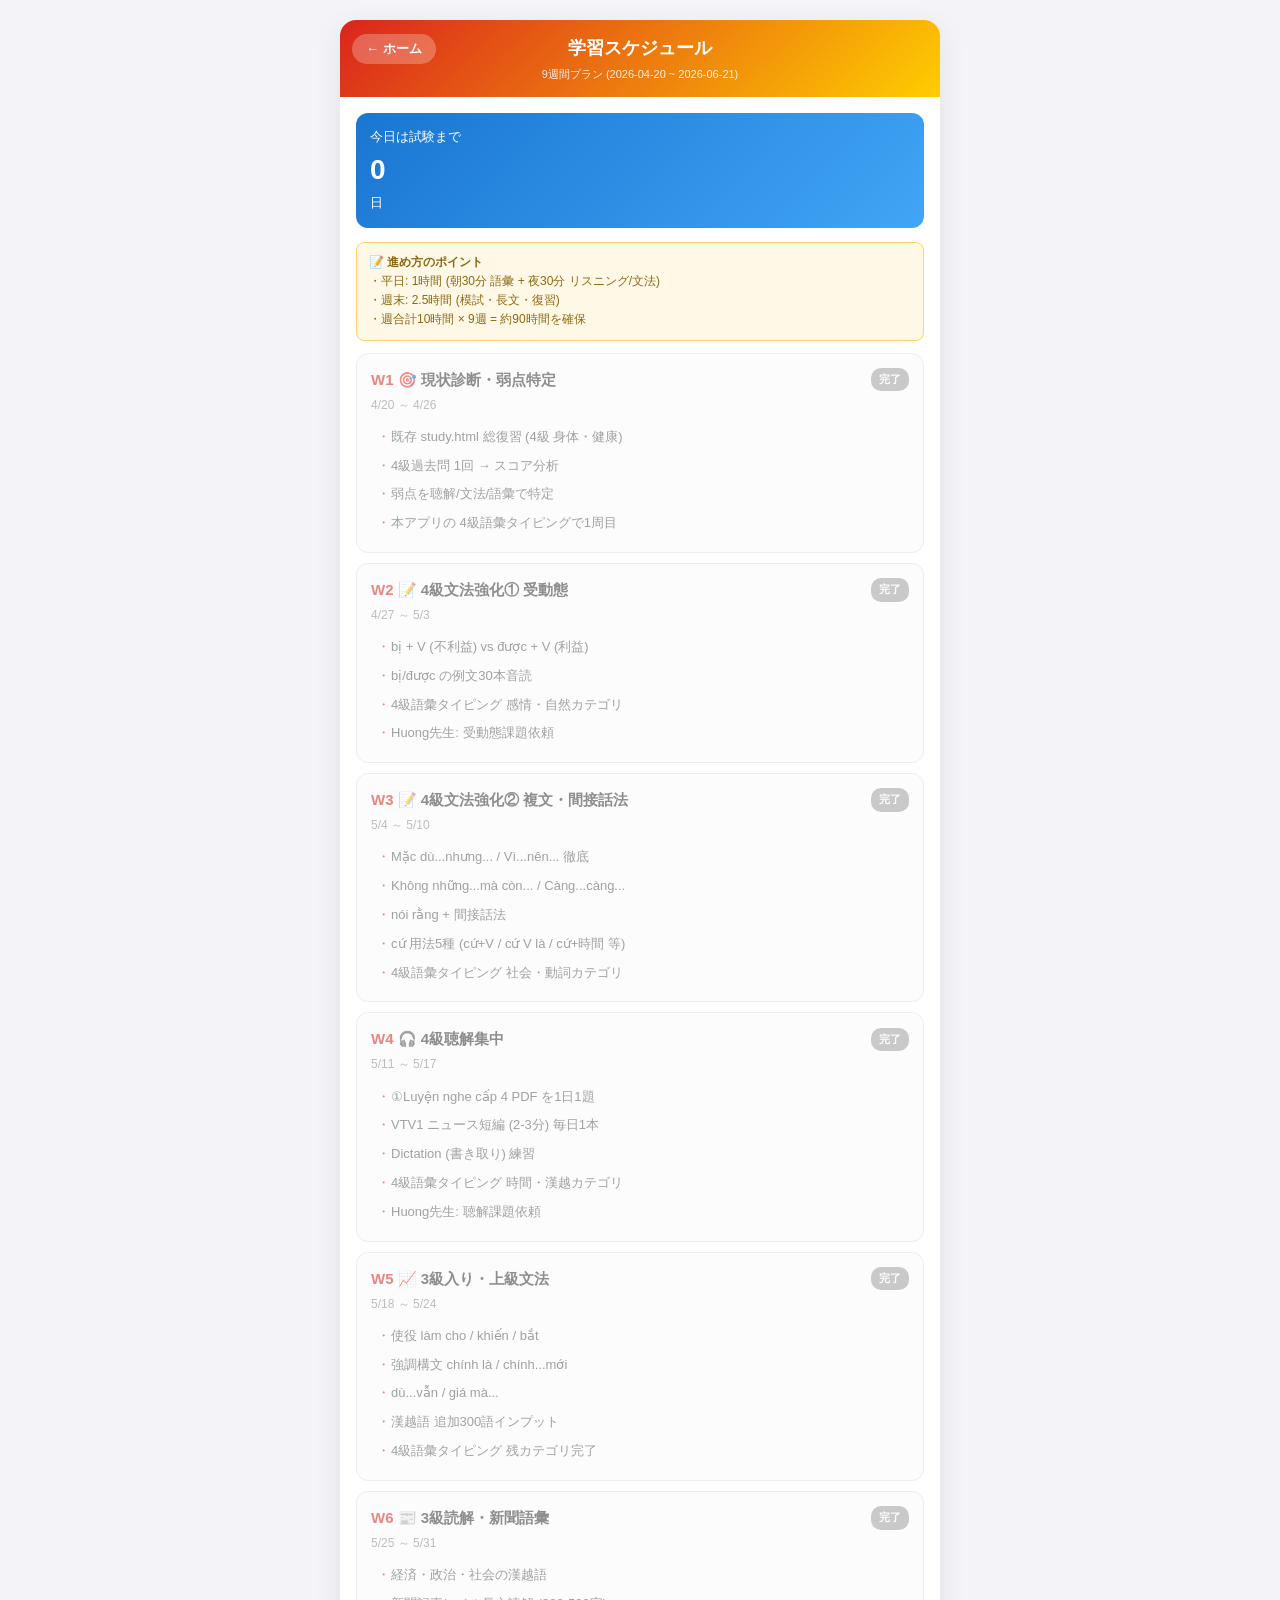
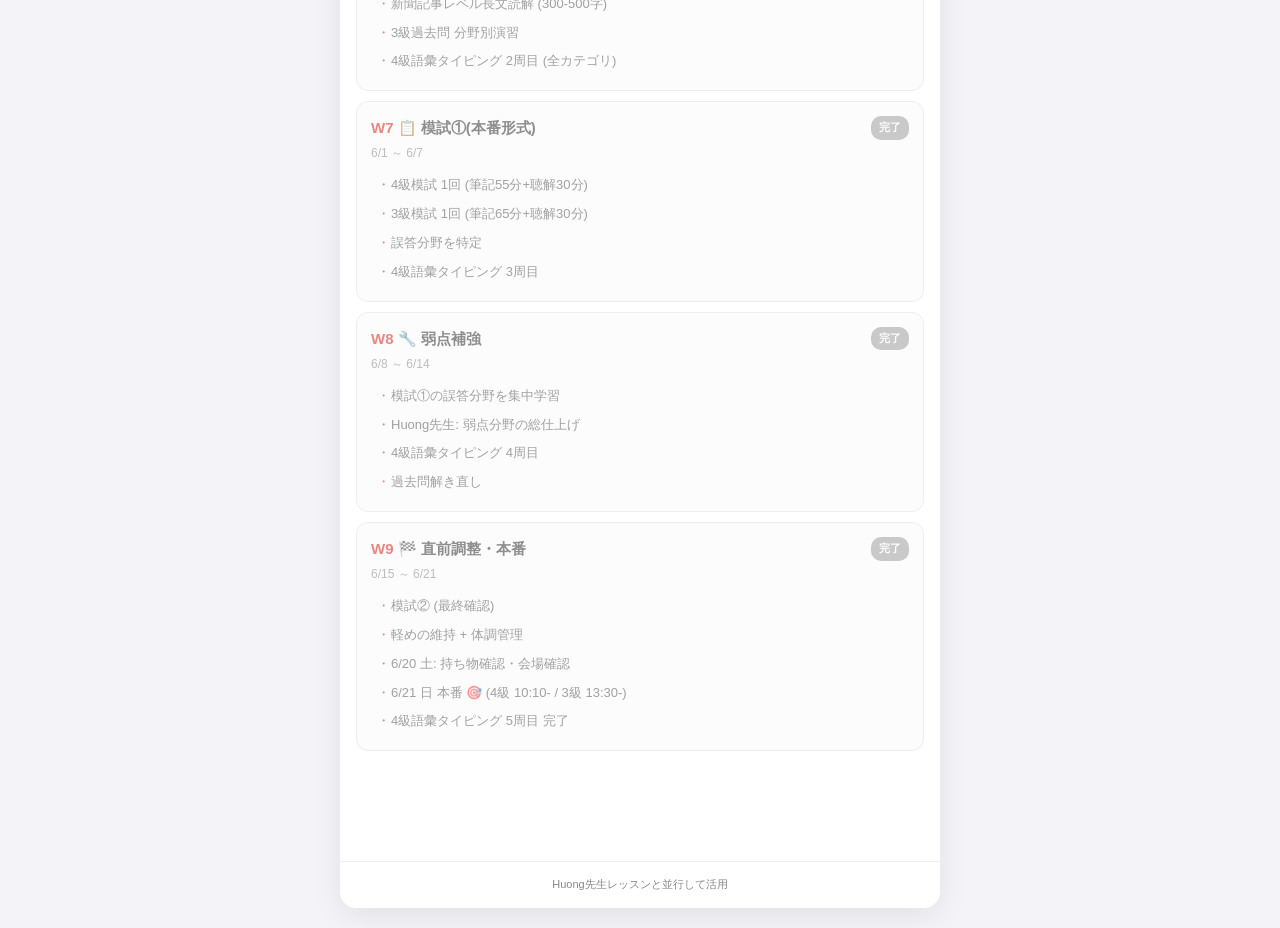
<file: schedule/index.html>
<!DOCTYPE html>
<html lang="ja">
<head>
<meta charset="UTF-8">
<meta name="viewport" content="width=device-width,initial-scale=1,maximum-scale=1,user-scalable=no">
<meta name="apple-mobile-web-app-capable" content="yes">
<title>ViLT 学習スケジュール</title>
<link rel="stylesheet" href="../assets/common.css">
<style>
.week{background:#fff;border:1px solid #e0e0e0;border-radius:12px;padding:14px;margin-bottom:10px;transition:all .2s}
.week.today{border-color:#da251d;background:linear-gradient(135deg,#fff8f8,#fff);box-shadow:0 3px 10px rgba(218,37,29,.15)}
.week.past{opacity:.55;background:#fafafa}
.week h3{font-size:15px;color:#333;margin-bottom:4px;display:flex;align-items:center;justify-content:space-between}
.week h3 .num{color:#da251d;font-weight:700}
.week h3 .tag{font-size:11px;padding:3px 8px;border-radius:10px;font-weight:600}
.tag-now{background:#da251d;color:#fff}
.tag-past{background:#9e9e9e;color:#fff}
.tag-future{background:#e0e0e0;color:#666}
.week .dates{font-size:12px;color:#888;margin-bottom:8px}
.week .theme{font-size:13px;color:#444;margin-bottom:8px;padding:6px 10px;background:#f8f8f8;border-radius:6px}
.week ul.tasks{list-style:none;padding:0;margin-top:4px}
.week ul.tasks li{padding:4px 0;font-size:13px;color:#555;padding-left:20px;position:relative}
.week ul.tasks li:before{content:"・";position:absolute;left:6px;color:#da251d}
.summary{background:linear-gradient(135deg,#1976d2,#42a5f5);color:#fff;border-radius:12px;padding:14px;margin-bottom:14px;font-size:13px}
.summary .n{font-size:28px;font-weight:800;display:block}
.tip{background:#fff8e6;border:1px solid #ffd666;border-radius:8px;padding:10px 12px;font-size:12px;color:#8b6914;margin-bottom:12px;line-height:1.6}
</style>
</head>
<body>
<div class="app">
<header class="site">
<button class="nav-back" onclick="location.href='../'">← ホーム</button>
<h1>学習スケジュール</h1>
<div class="sub">9週間プラン (2026-04-20 ~ 2026-06-21)</div>
</header>
<main>

<div class="summary" id="summary">
<span>今日は試験まで</span>
<span class="n" id="daysLeft">-</span>
<span>日</span>
</div>

<div class="tip">
<b>📝 進め方のポイント</b><br>
・平日: 1時間 (朝30分 語彙 + 夜30分 リスニング/文法)<br>
・週末: 2.5時間 (模試・長文・復習)<br>
・週合計10時間 × 9週 = 約90時間を確保
</div>

<div id="weeks"></div>

</main>
<footer class="site">Huong先生レッスンと並行して活用</footer>
</div>

<script>
var EXAM_DATE = new Date(2026, 5, 21); // 2026-06-21
var TODAY = new Date(); TODAY.setHours(0,0,0,0);

var WEEKS = [
  {n:1, start:"2026-04-20", end:"2026-04-26", theme:"🎯 現状診断・弱点特定",
   tasks:["既存 study.html 総復習 (4級 身体・健康)","4級過去問 1回 → スコア分析","弱点を聴解/文法/語彙で特定","本アプリの 4級語彙タイピングで1周目"]},
  {n:2, start:"2026-04-27", end:"2026-05-03", theme:"📝 4級文法強化① 受動態",
   tasks:["bị + V (不利益) vs được + V (利益)","bị/được の例文30本音読","4級語彙タイピング 感情・自然カテゴリ","Huong先生: 受動態課題依頼"]},
  {n:3, start:"2026-05-04", end:"2026-05-10", theme:"📝 4級文法強化② 複文・間接話法",
   tasks:["Mặc dù...nhưng... / Vì...nên... 徹底","Không những...mà còn... / Càng...càng...","nói rằng + 間接話法","cứ 用法5種 (cứ+V / cứ V là / cứ+時間 等)","4級語彙タイピング 社会・動詞カテゴリ"]},
  {n:4, start:"2026-05-11", end:"2026-05-17", theme:"🎧 4級聴解集中",
   tasks:["①Luyện nghe cấp 4 PDF を1日1題","VTV1 ニュース短編 (2-3分) 毎日1本","Dictation (書き取り) 練習","4級語彙タイピング 時間・漢越カテゴリ","Huong先生: 聴解課題依頼"]},
  {n:5, start:"2026-05-18", end:"2026-05-24", theme:"📈 3級入り・上級文法",
   tasks:["使役 làm cho / khiến / bắt","強調構文 chính là / chính...mới","dù...vẫn / giá mà...","漢越語 追加300語インプット","4級語彙タイピング 残カテゴリ完了"]},
  {n:6, start:"2026-05-25", end:"2026-05-31", theme:"📰 3級読解・新聞語彙",
   tasks:["経済・政治・社会の漢越語","新聞記事レベル長文読解 (300-500字)","3級過去問 分野別演習","4級語彙タイピング 2周目 (全カテゴリ)"]},
  {n:7, start:"2026-06-01", end:"2026-06-07", theme:"📋 模試①(本番形式)",
   tasks:["4級模試 1回 (筆記55分+聴解30分)","3級模試 1回 (筆記65分+聴解30分)","誤答分野を特定","4級語彙タイピング 3周目"]},
  {n:8, start:"2026-06-08", end:"2026-06-14", theme:"🔧 弱点補強",
   tasks:["模試①の誤答分野を集中学習","Huong先生: 弱点分野の総仕上げ","4級語彙タイピング 4周目","過去問解き直し"]},
  {n:9, start:"2026-06-15", end:"2026-06-21", theme:"🏁 直前調整・本番",
   tasks:["模試② (最終確認)","軽めの維持 + 体調管理","6/20 土: 持ち物確認・会場確認","6/21 日 本番 🎯 (4級 10:10- / 3級 13:30-)","4級語彙タイピング 5周目 完了"]}
];

function fmtDate(dStr){
  var d = new Date(dStr + "T00:00:00");
  return d.getMonth()+1 + "/" + d.getDate();
}
function dayDiff(a, b){
  return Math.round((a - b) / (1000*60*60*24));
}

function weekStatus(week){
  var start = new Date(week.start + "T00:00:00");
  var end = new Date(week.end + "T23:59:59");
  if(TODAY > end) return "past";
  if(TODAY >= start && TODAY <= end) return "today";
  return "future";
}

function render(){
  // Countdown
  var days = dayDiff(EXAM_DATE, TODAY);
  document.getElementById("daysLeft").textContent = days >= 0 ? days : 0;

  // Weeks
  var wrap = document.getElementById("weeks");
  wrap.innerHTML = "";
  WEEKS.forEach(function(w){
    var status = weekStatus(w);
    var div = document.createElement("div");
    div.className = "week " + status;
    var tagCls = status === "today" ? "tag-now" : status === "past" ? "tag-past" : "tag-future";
    var tagTxt = status === "today" ? "📍 今週" : status === "past" ? "完了" : "";
    var html = "<h3><span><span class='num'>W"+w.n+"</span> "+w.theme+"</span>"+
               (tagTxt ? "<span class='tag "+tagCls+"'>"+tagTxt+"</span>" : "")+"</h3>" +
               "<div class='dates'>"+fmtDate(w.start)+" ～ "+fmtDate(w.end)+"</div>" +
               "<ul class='tasks'>";
    w.tasks.forEach(function(t){ html += "<li>"+t+"</li>"; });
    html += "</ul>";
    div.innerHTML = html;
    wrap.appendChild(div);

    if(status === "today"){
      setTimeout(function(){ div.scrollIntoView({behavior:"smooth",block:"center"}); }, 300);
    }
  });
}
render();
</script>
</body>
</html>
</file>
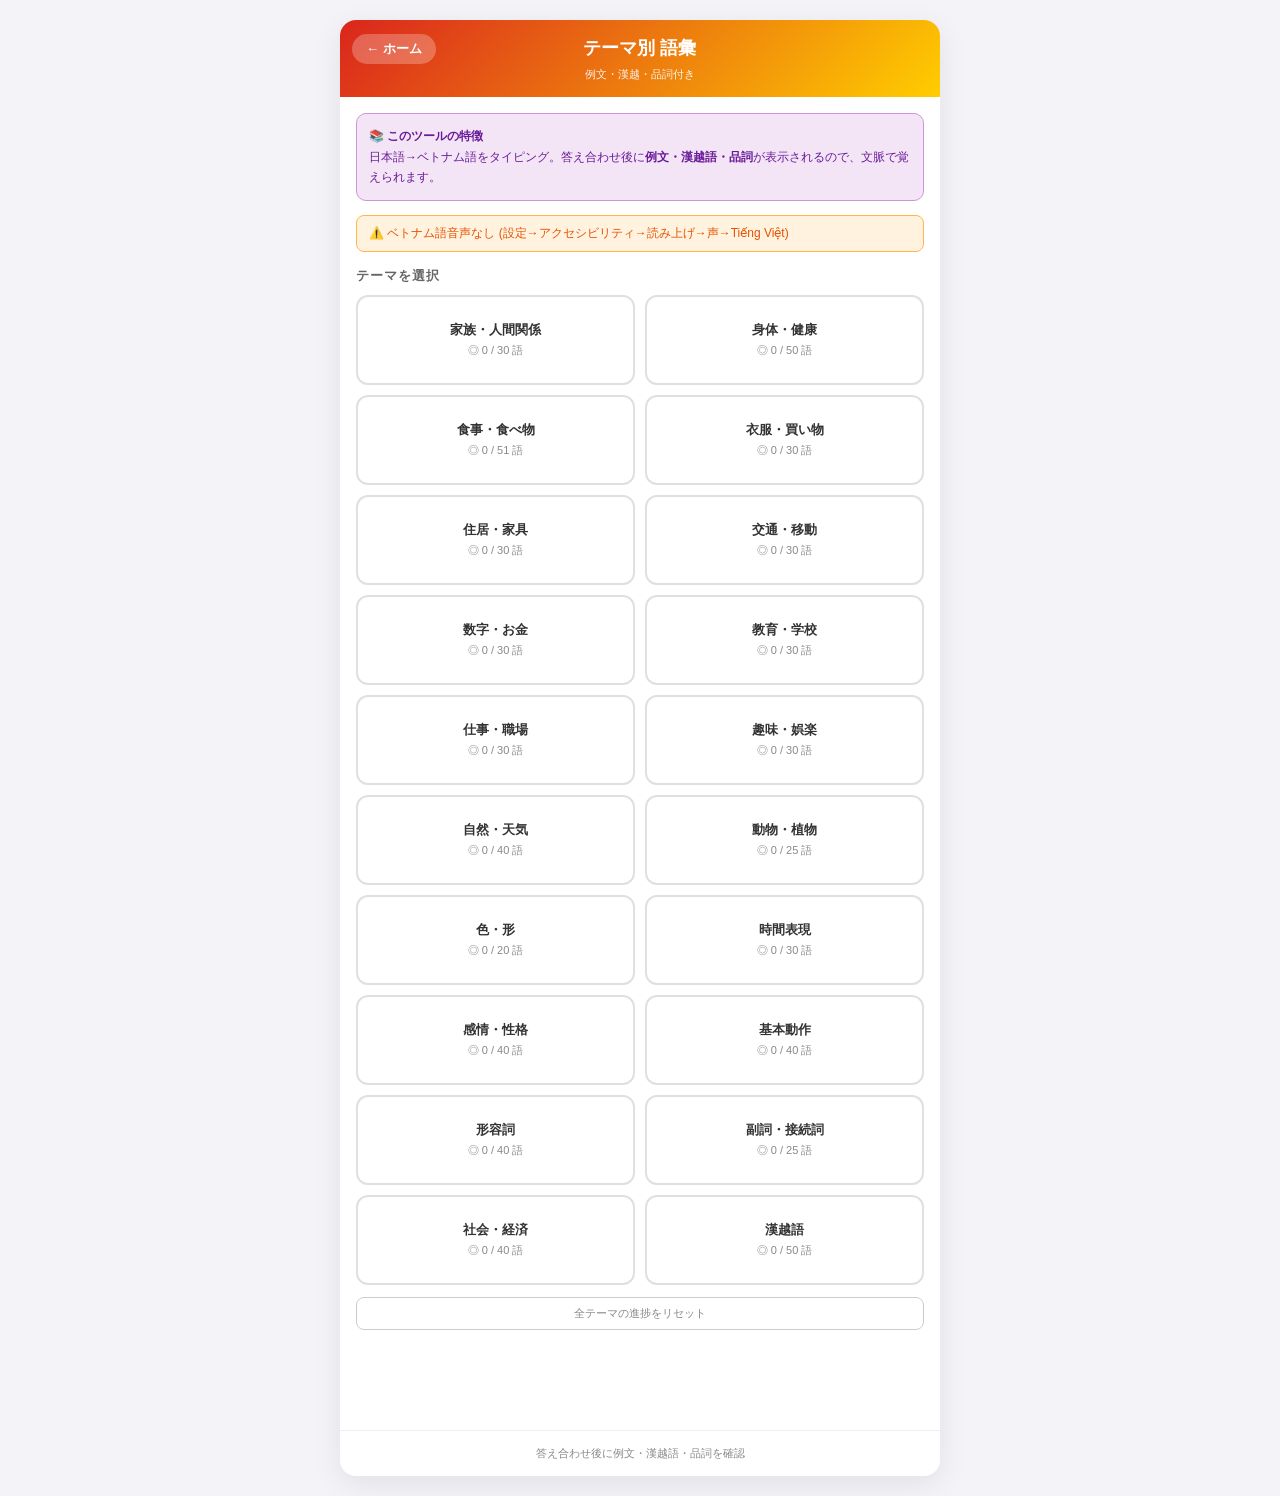
<file: vocab-themed/index.html>
<!DOCTYPE html>
<html lang="ja">
<head>
<meta charset="UTF-8">
<meta name="viewport" content="width=device-width,initial-scale=1,maximum-scale=1,user-scalable=no">
<meta name="apple-mobile-web-app-capable" content="yes">
<title>ViLT テーマ別語彙</title>
<link rel="stylesheet" href="../assets/common.css">
<style>
.intro{background:#f3e5f5;border:1px solid #ce93d8;border-radius:10px;padding:12px;margin-bottom:14px;font-size:12px;color:#6a1b9a;line-height:1.7}
.cat-menu{display:grid;grid-template-columns:repeat(2,1fr);gap:10px}
.cat-menu button{background:#fff;border:2px solid #e0e0e0;border-radius:12px;padding:14px 10px;font-size:13px;font-weight:700;color:#333;cursor:pointer;font-family:inherit;display:flex;flex-direction:column;align-items:center;justify-content:center;min-height:90px}
.cat-menu button:active{transform:scale(.97);background:#f3e5f5}
.cat-menu button.done{border-color:#2e7d32;background:#e8f5e9;color:#1b5e20}
.cat-menu button .count{font-size:11px;color:#888;margin-top:4px;font-weight:500}
.cat-menu button.done .count{color:#2e7d32}

.round-bar{background:#fff;border:1px solid #e0e0e0;border-radius:10px;padding:10px 14px;margin-bottom:12px;display:flex;justify-content:space-around;align-items:center;font-size:12px;color:#666}
.round-bar b{display:block;font-size:17px;color:#da251d;font-weight:700;margin-top:2px}
.round-bar .sep{width:1px;height:30px;background:#e0e0e0}
.stage-badge{display:inline-block;padding:4px 10px;border-radius:12px;font-size:11px;font-weight:700;margin-bottom:10px}
.stage-badge.s1{background:#e3f2fd;color:#1565c0}
.stage-badge.s2{background:#fff3e0;color:#ef6c00}

.qcard{background:#fff;border:2px solid #e0e0e0;border-radius:16px;padding:24px 20px;min-height:140px;display:flex;flex-direction:column;justify-content:center;align-items:center;text-align:center;box-shadow:0 3px 10px rgba(0,0,0,.06);margin-bottom:14px;position:relative}
.qcard .qlabel{font-size:11px;color:#888;margin-bottom:10px;letter-spacing:2px;font-weight:600}
.qcard .qword{font-size:30px;font-weight:700;color:#222;word-break:break-word;line-height:1.4}
.qcard .qidx{position:absolute;top:12px;right:16px;font-size:12px;color:#aaa;font-weight:600}

.input-area{margin-bottom:14px}
.input-area label{display:block;font-size:12px;color:#666;margin-bottom:6px;font-weight:600}
.ans-input{width:100%;padding:16px;border:2px solid #1976d2;border-radius:12px;font-size:22px;font-family:inherit;background:#fafbff;text-align:center;color:#222}
.ans-input:focus{outline:none;border-color:#0d47a1;background:#fff;box-shadow:0 0 0 3px rgba(25,118,210,.15)}
.ans-input.excellent{border-color:#1b5e20;background:#c8e6c9;color:#1b5e20}
.ans-input.good{border-color:#43a047;background:#e8f5e9;color:#2e7d32}
.ans-input.okay{border-color:#ef6c00;background:#fff3e0;color:#e65100}
.ans-input.bad{border-color:#c62828;background:#ffebee;color:#b71c1c}

.judge-box{border-radius:12px;padding:14px;margin-bottom:14px;text-align:center;display:none}
.judge-box.show{display:block}
.judge-box.excellent{background:linear-gradient(135deg,#2e7d32,#43a047);color:#fff}
.judge-box.good{background:linear-gradient(135deg,#66bb6a,#81c784);color:#fff}
.judge-box.okay{background:linear-gradient(135deg,#ffa726,#fb8c00);color:#fff}
.judge-box.bad{background:linear-gradient(135deg,#ef5350,#e53935);color:#fff}
.judge-box.listen{background:linear-gradient(135deg,#5c6bc0,#3949ab);color:#fff}
.judge-box .icon{font-size:38px;font-weight:800;display:block;margin-bottom:4px;line-height:1}
.judge-box .msg{font-size:13px;margin-bottom:6px;opacity:.95}

.detail-box{background:#fff;border:2px solid #e0e0e0;border-radius:12px;padding:14px;margin-bottom:14px;display:none}
.detail-box.show{display:block}
.detail-box .ans-vi{font-size:28px;font-weight:800;color:#da251d;text-align:center;margin-bottom:6px;word-break:break-word}
.detail-box .ans-jp{font-size:14px;color:#555;text-align:center;margin-bottom:10px}
.detail-box .meta{display:flex;flex-wrap:wrap;gap:6px;justify-content:center;margin-bottom:10px}
.detail-box .badge{display:inline-block;padding:3px 10px;border-radius:10px;font-size:11px;font-weight:700}
.badge-pos{background:#e3f2fd;color:#1565c0}
.badge-han{background:#fff3e0;color:#ef6c00}
.detail-box .ex-block{background:#f8f8f8;border-radius:8px;padding:10px;margin-top:8px;font-size:13px;line-height:1.6}
.detail-box .ex-vi{color:#da251d;font-weight:600;margin-bottom:4px}
.detail-box .ex-jp{color:#555}
.detail-box .note{font-size:11px;color:#888;margin-top:8px;padding-top:8px;border-top:1px dashed #ddd}

.btn-row{display:flex;gap:10px;margin-bottom:10px}
.btn-row button{flex:1;padding:16px 8px;border:none;border-radius:12px;font-size:15px;font-weight:700;cursor:pointer;font-family:inherit}
.btn-row button:active{opacity:.75;transform:scale(.96)}
.btn-check{background:#1976d2;color:#fff}
.btn-speak-big{background:#5c6bc0;color:#fff;font-size:16px!important;padding:20px!important}
.btn-speak-big.speaking{background:#3949ab}
.btn-speak{background:#e3f2fd;color:#1976d2;border:2px solid #1976d2!important;font-size:13px!important;padding:10px 8px!important;flex:0 0 auto;width:90px}
.btn-speak.speaking{background:#1976d2;color:#fff}
.btn-next{background:#2e7d32;color:#fff}
.btn-skip{background:#f5f5f5;color:#666;border:1px solid #ddd!important}

.voice-info{background:#e3f2fd;border:1px solid #64b5f6;border-radius:8px;padding:8px 12px;font-size:12px;color:#1565c0;margin-bottom:10px}
.voice-info.warn{background:#fff3e0;border-color:#ffb74d;color:#e65100}
.voice-info.err{background:#ffebee;border-color:#e57373;color:#c62828}

.complete{background:linear-gradient(135deg,#4caf50,#8bc34a);color:#fff;border-radius:16px;padding:40px 20px;text-align:center;box-shadow:0 3px 10px rgba(0,0,0,.1)}
.complete h2{font-size:28px;margin-bottom:8px}
.complete p{font-size:14px;opacity:.95;margin-bottom:16px}
.complete button{background:#fff;color:#2e7d32;border:none;padding:12px 24px;border-radius:10px;font-weight:700;font-size:14px;cursor:pointer;font-family:inherit;margin:4px}

.reset-bar{display:flex;gap:8px;margin-top:12px}
.reset-bar button{flex:1;padding:8px;background:none;border:1px solid #ccc;border-radius:8px;color:#888;font-size:11px;cursor:pointer;font-family:inherit}
</style>
</head>
<body>
<div class="app">
<header class="site">
<button class="nav-back" onclick="location.href='../'">← ホーム</button>
<h1>テーマ別 語彙</h1>
<div class="sub">例文・漢越・品詞付き</div>
</header>
<main>

<div id="catArea">
<div class="intro">
<b>📚 このツールの特徴</b><br>
日本語→ベトナム語をタイピング。答え合わせ後に<b>例文・漢越語・品詞</b>が表示されるので、文脈で覚えられます。
</div>
<div class="voice-info" id="voiceInfo">🔊 音声エンジン確認中...</div>
<div class="section-title">テーマを選択</div>
<div class="cat-menu" id="catMenu"></div>
<div class="reset-bar">
<button id="btnResetAll">全テーマの進捗をリセット</button>
</div>
</div>

<div id="learnArea" class="hidden">
<div class="round-bar">
<div>周回<b id="s-round">1 / 5</b></div>
<div class="sep"></div>
<div>残り<b id="s-remain">-</b></div>
<div class="sep"></div>
<div>習得(◎)<b id="s-done">-</b></div>
</div>

<div id="stageBadge" class="stage-badge s1">STEP 1: 音声なしで挑戦</div>

<div class="qcard">
<div class="qidx" id="idx">-</div>
<div class="qlabel">以下を ベトナム語 で入力</div>
<div class="qword" id="qword">-</div>
</div>

<div class="input-area">
<label for="ans">答え (ベトナム語)</label>
<input type="text" class="ans-input" id="ans" autocapitalize="none" autocorrect="off" autocomplete="off" spellcheck="false" placeholder="ベトナム語で入力" />
</div>

<div class="judge-box" id="judge">
<span class="icon" id="judgeIcon">✓</span>
<div class="msg" id="judgeMsg"></div>
</div>

<div class="detail-box" id="detailBox">
<div class="ans-vi" id="detail-vi"></div>
<div class="ans-jp" id="detail-jp"></div>
<div class="meta" id="detail-meta"></div>
<div class="ex-block" id="detail-ex">
<div class="ex-vi" id="ex-vi"></div>
<div class="ex-jp" id="ex-jp"></div>
</div>
<div class="note" id="detail-note"></div>
</div>

<div class="btn-row" id="btnsStage1">
<button class="btn-skip" id="btnSkip">わからない</button>
<button class="btn-check" id="btnCheck">答え合わせ</button>
</div>
<div class="btn-row hidden" id="btnsListen">
<button class="btn-speak-big" id="btnSpeakBig">🔊 音声を聞く</button>
</div>
<div class="btn-row hidden" id="btnsStage2">
<button class="btn-check" id="btnCheck2">もう一度 答え合わせ</button>
</div>
<div class="btn-row hidden" id="btnsNext">
<button class="btn-speak" id="btnSpeakResult">🔊</button>
<button class="btn-next" id="btnNext">次の問題 ▶</button>
</div>

<div class="progress"><div class="progress-bar" id="bar" style="width:0%"></div></div>
<div class="reset-bar">
<button id="btnBack">← テーマ選択</button>
<button id="btnResetCur">このテーマをリセット</button>
</div>
</div>

<div id="completeArea" class="complete hidden">
<h2>🎉 完了！</h2>
<p id="completeMsg">テーマ完了</p>
<button onclick="location.reload()">テーマ選択に戻る</button>
</div>

</main>
<footer class="site">答え合わせ後に例文・漢越語・品詞を確認</footer>
</div>

<script src="data.js"></script>
<script>
(function(){
  var MAX_ROUND = 5;
  var state = null, rank = null, currentCat = null;
  var byCat = {};
  VOCAB_THEMED.forEach(function(w){ if(!byCat[w.cat]) byCat[w.cat] = []; byCat[w.cat].push(w); });
  var CATS = Object.keys(byCat);

  function skey(cat){ return "vilt_themed_"+cat; }
  function loadSt(cat){ try{ var s = localStorage.getItem(skey(cat)); if(s) return JSON.parse(s); }catch(e){} return null; }
  function saveSt(cat, st){ try{ localStorage.setItem(skey(cat), JSON.stringify(st)); }catch(e){} }
  function initSt(cat){
    var ws = byCat[cat];
    return { round:1, queue:ws.map(function(_,i){return i;}), nextQueue:[], done:[], idx:0, stage:1, finished:false, total:ws.length };
  }

  var viVoice = null;
  function loadVoices(){
    var v = window.speechSynthesis.getVoices();
    viVoice = v.find(function(x){ return x.lang && x.lang.toLowerCase().indexOf("vi") === 0; });
    var el = document.getElementById("voiceInfo");
    if(!("speechSynthesis" in window)){ el.className="voice-info err"; el.textContent="❌ 音声未対応"; return; }
    if(viVoice){ el.className="voice-info"; el.innerHTML="✅ 音声: <b>"+viVoice.name+"</b>"; }
    else{ el.className="voice-info warn"; el.innerHTML="⚠️ ベトナム語音声なし (設定→アクセシビリティ→読み上げ→声→Tiếng Việt)"; }
  }
  function speak(text, btn){
    if(!("speechSynthesis" in window)) return;
    window.speechSynthesis.cancel();
    var msg = new SpeechSynthesisUtterance(text);
    msg.lang="vi-VN"; msg.rate=0.85;
    if(viVoice) msg.voice = viVoice;
    if(btn) btn.classList.add("speaking");
    msg.onend = function(){ if(btn) btn.classList.remove("speaking"); };
    msg.onerror = function(){ if(btn) btn.classList.remove("speaking"); };
    window.speechSynthesis.speak(msg);
  }

  function stripDiacritics(s){ return s.normalize("NFD").replace(/[̀-ͯ]/g,"").replace(/đ/g,"d").replace(/Đ/g,"D"); }
  function normalize(s){ return s.trim().toLowerCase().replace(/\s+/g," "); }
  function compareAns(input, correct){
    var i = normalize(input), a = normalize(correct);
    if(i === "") return "empty";
    if(i === a) return "perfect";
    if(stripDiacritics(i) === stripDiacritics(a)) return "tone_only";
    return "wrong";
  }

  function renderCatMenu(){
    var menu = document.getElementById("catMenu");
    menu.innerHTML = "";
    CATS.forEach(function(cat){
      var btn = document.createElement("button");
      var st = loadSt(cat);
      var ws = byCat[cat];
      var doneCount = st ? st.done.length : 0;
      var isDone = st && st.finished && doneCount === ws.length;
      btn.className = isDone ? "done" : "";
      btn.innerHTML = "<div>"+cat+"</div><div class='count'>◎ "+doneCount+" / "+ws.length+" 語"+(isDone?" ✓":"")+"</div>";
      btn.addEventListener("click", function(){ start(cat); });
      menu.appendChild(btn);
    });
  }

  function start(cat){
    currentCat = cat;
    state = loadSt(cat) || initSt(cat);
    if(state.finished){ state = initSt(cat); saveSt(cat, state); }
    if(!state.stage) state.stage = 1;
    document.getElementById("catArea").classList.add("hidden");
    document.getElementById("learnArea").classList.remove("hidden");
    document.getElementById("completeArea").classList.add("hidden");
    render();
  }
  function back(){
    currentCat = null; state = null;
    document.getElementById("catArea").classList.remove("hidden");
    document.getElementById("learnArea").classList.add("hidden");
    document.getElementById("completeArea").classList.add("hidden");
    renderCatMenu();
  }

  function curW(){
    if(!state || state.queue.length === 0) return null;
    return byCat[currentCat][state.queue[state.idx]];
  }
  function setStage(st){
    var b = document.getElementById("stageBadge");
    if(st === 1){ b.className="stage-badge s1"; b.textContent="STEP 1: 音声なしで挑戦"; }
    else { b.className="stage-badge s2"; b.textContent="STEP 2: 音声を聞いてから入力"; }
  }

  function render(){
    if(state.finished){ showComplete(); return; }
    var w = curW(); if(!w) return;
    document.getElementById("qword").textContent = w.jp;
    document.getElementById("idx").textContent = (state.idx+1)+"/"+state.queue.length;
    document.getElementById("s-round").textContent = state.round+" / "+MAX_ROUND;
    document.getElementById("s-remain").textContent = state.queue.length;
    document.getElementById("s-done").textContent = state.done.length+" / "+state.total;
    document.getElementById("bar").style.width = Math.round((state.done.length/state.total)*100)+"%";
    state.stage = 1; setStage(1); resetUI(); rank = null;
  }
  function resetUI(){
    var i = document.getElementById("ans");
    i.value = ""; i.className = "ans-input"; i.disabled = false;
    document.getElementById("judge").classList.remove("show");
    document.getElementById("detailBox").classList.remove("show");
    document.getElementById("btnsStage1").classList.remove("hidden");
    document.getElementById("btnsListen").classList.add("hidden");
    document.getElementById("btnsStage2").classList.add("hidden");
    document.getElementById("btnsNext").classList.add("hidden");
    setTimeout(function(){ try{ i.focus(); }catch(e){} }, 50);
  }
  function showComplete(){
    document.getElementById("learnArea").classList.add("hidden");
    document.getElementById("completeArea").classList.remove("hidden");
    document.getElementById("completeMsg").textContent =
      state.done.length === state.total
        ? "「"+currentCat+"」全"+state.total+"語を ◎ で習得！"
        : MAX_ROUND+"周完了。◎ "+state.done.length+"/"+state.total+"語";
  }

  function showDetail(w){
    document.getElementById("detail-vi").textContent = w.vi;
    document.getElementById("detail-jp").textContent = w.jp;
    var meta = document.getElementById("detail-meta");
    meta.innerHTML = "";
    if(w.pos){
      var b1 = document.createElement("span");
      b1.className = "badge badge-pos"; b1.textContent = w.pos;
      meta.appendChild(b1);
    }
    if(w.hanviet){
      var b2 = document.createElement("span");
      b2.className = "badge badge-han"; b2.textContent = "漢: " + w.hanviet;
      meta.appendChild(b2);
    }
    document.getElementById("ex-vi").textContent = w.ex_vi || "";
    document.getElementById("ex-jp").textContent = w.ex_jp || "";
    document.getElementById("detail-ex").style.display = (w.ex_vi || w.ex_jp) ? "block" : "none";
    var noteEl = document.getElementById("detail-note");
    noteEl.textContent = w.note || "";
    noteEl.style.display = w.note ? "block" : "none";
    document.getElementById("detailBox").classList.add("show");
  }

  function applyJudgment(r, w, val){
    var input = document.getElementById("ans");
    var jb = document.getElementById("judge");
    rank = r;
    if(r === "◎"){ input.className="ans-input excellent"; jb.className="judge-box show excellent";
      document.getElementById("judgeIcon").textContent="◎"; document.getElementById("judgeMsg").textContent="完全正解！合格"; }
    else if(r === "〇"){ input.className="ans-input good"; jb.className="judge-box show good";
      document.getElementById("judgeIcon").textContent="〇"; document.getElementById("judgeMsg").textContent="声調記号のみミス → 次周"; }
    else if(r === "△"){ input.className="ans-input okay"; jb.className="judge-box show okay";
      document.getElementById("judgeIcon").textContent="△"; document.getElementById("judgeMsg").textContent="音声を聞いて書けました → 次周"; }
    else { input.className="ans-input bad"; jb.className="judge-box show bad";
      document.getElementById("judgeIcon").textContent="×"; document.getElementById("judgeMsg").textContent="不正解 → 次周"; }
    input.disabled = true;
    showDetail(w);
    document.getElementById("btnsStage1").classList.add("hidden");
    document.getElementById("btnsListen").classList.add("hidden");
    document.getElementById("btnsStage2").classList.add("hidden");
    document.getElementById("btnsNext").classList.remove("hidden");
  }

  function doCheck1(){
    var w = curW(); if(!w) return;
    var v = document.getElementById("ans").value;
    var r = compareAns(v, w.vi);
    if(r === "empty"){ document.getElementById("ans").focus(); return; }
    if(r === "perfect") applyJudgment("◎", w, v);
    else if(r === "tone_only") applyJudgment("〇", w, v);
    else showListen(v);
  }
  function showListen(prev){
    var i = document.getElementById("ans");
    i.className="ans-input bad"; i.disabled=true;
    var jb = document.getElementById("judge");
    jb.className="judge-box show listen";
    document.getElementById("judgeIcon").textContent="🔊";
    document.getElementById("judgeMsg").textContent="不正解。音声を聞いて、もう一度入力";
    document.getElementById("btnsStage1").classList.add("hidden");
    document.getElementById("btnsListen").classList.remove("hidden");
  }
  function doSpeakAndAdvance(){
    var w = curW(); if(!w) return;
    speak(w.vi, document.getElementById("btnSpeakBig"));
    setTimeout(function(){
      state.stage = 2; setStage(2);
      var i = document.getElementById("ans");
      i.value=""; i.className="ans-input"; i.disabled=false;
      document.getElementById("judge").classList.remove("show");
      document.getElementById("btnsListen").classList.add("hidden");
      document.getElementById("btnsStage2").classList.remove("hidden");
      try{ i.focus(); }catch(e){}
    }, 400);
  }
  function doCheck2(){
    var w = curW(); if(!w) return;
    var v = document.getElementById("ans").value;
    var r = compareAns(v, w.vi);
    if(r === "empty"){ document.getElementById("ans").focus(); return; }
    if(r === "perfect" || r === "tone_only") applyJudgment("△", w, v);
    else applyJudgment("×", w, v);
  }
  function doNext(){
    var qi = state.queue[state.idx];
    if(rank === "◎"){ if(state.done.indexOf(qi) < 0) state.done.push(qi); }
    else{ if(state.nextQueue.indexOf(qi) < 0) state.nextQueue.push(qi); }
    state.queue.splice(state.idx, 1);
    if(state.idx >= state.queue.length){
      if(state.nextQueue.length === 0 || state.round >= MAX_ROUND) state.finished = true;
      else{ state.round++; state.queue = state.nextQueue; state.nextQueue = []; state.idx = 0; }
    }
    saveSt(currentCat, state); render();
  }
  function doSkip(){ var w = curW(); if(w) applyJudgment("×", w, ""); }

  document.getElementById("btnCheck").addEventListener("click", doCheck1);
  document.getElementById("btnCheck2").addEventListener("click", doCheck2);
  document.getElementById("btnSpeakBig").addEventListener("click", doSpeakAndAdvance);
  document.getElementById("btnSpeakResult").addEventListener("click", function(){
    var w = curW(); if(w) speak(w.vi, document.getElementById("btnSpeakResult"));
  });
  document.getElementById("btnSkip").addEventListener("click", doSkip);
  document.getElementById("btnNext").addEventListener("click", doNext);
  document.getElementById("ans").addEventListener("keydown", function(e){
    if(e.key === "Enter"){ e.preventDefault(); if(state.stage === 1) doCheck1(); else doCheck2(); }
  });
  document.getElementById("btnBack").addEventListener("click", back);
  document.getElementById("btnResetCur").addEventListener("click", function(){
    if(confirm("このテーマの進捗をリセット?")){ state = initSt(currentCat); saveSt(currentCat, state); render(); }
  });
  document.getElementById("btnResetAll").addEventListener("click", function(){
    if(confirm("全テーマの進捗をリセット?")){ CATS.forEach(function(c){ localStorage.removeItem(skey(c)); }); renderCatMenu(); }
  });

  if("speechSynthesis" in window){
    loadVoices();
    if(window.speechSynthesis.onvoiceschanged !== undefined){
      window.speechSynthesis.onvoiceschanged = loadVoices;
    }
  }
  renderCatMenu();
})();
</script>
</body>
</html>
</file>
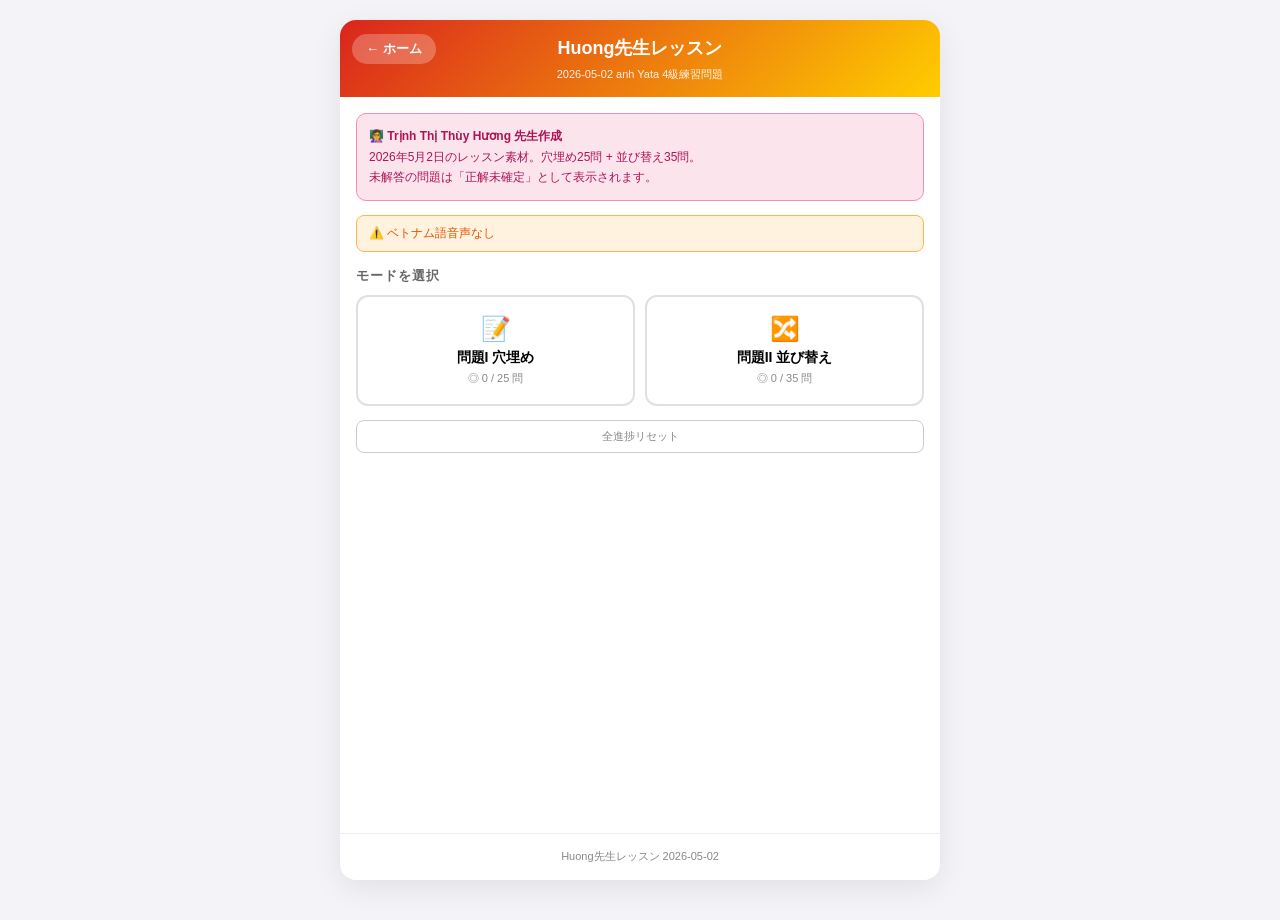
<file: huong-lesson-2026-05-02/vilt_huong_ipad.html>
<!DOCTYPE html>
<html lang="ja">
<head>
<meta charset="UTF-8">
<meta name="viewport" content="width=device-width,initial-scale=1,maximum-scale=1,user-scalable=no">
<meta name="apple-mobile-web-app-capable" content="yes">
<title>Huong先生 4級練習問題 (2026-05-02)</title>
<link rel="stylesheet" href="../assets/common.css">
<style>
.intro{background:#fce4ec;border:1px solid #f48fb1;border-radius:10px;padding:12px;margin-bottom:14px;font-size:12px;color:#ad1457;line-height:1.7}
.mode-sel{display:grid;grid-template-columns:repeat(2,1fr);gap:10px;margin-bottom:14px}
.mode-sel button{padding:18px 10px;background:#fff;border:2px solid #e0e0e0;border-radius:12px;font-size:14px;font-weight:700;cursor:pointer;font-family:inherit;display:flex;flex-direction:column;align-items:center;justify-content:center;min-height:90px}
.mode-sel button:active{transform:scale(.97)}
.mode-sel button .ic{font-size:24px;margin-bottom:6px}
.mode-sel button .count{font-size:11px;color:#888;margin-top:4px;font-weight:500}
.mode-sel button.done{border-color:#2e7d32;background:#e8f5e9;color:#1b5e20}
.round-bar{background:#fff;border:1px solid #e0e0e0;border-radius:10px;padding:10px 14px;margin-bottom:12px;display:flex;justify-content:space-around;align-items:center;font-size:12px;color:#666}
.round-bar b{display:block;font-size:17px;color:#da251d;font-weight:700;margin-top:2px}
.round-bar .sep{width:1px;height:30px;background:#e0e0e0}
.stage-badge{display:inline-block;padding:4px 10px;border-radius:12px;font-size:11px;font-weight:700;margin-bottom:10px}
.stage-badge.s1{background:#e3f2fd;color:#1565c0}
.stage-badge.s2{background:#fff3e0;color:#ef6c00}

/* === Fill mode === */
.qcard{background:#fff;border:2px solid #e0e0e0;border-radius:16px;padding:20px;margin-bottom:14px;position:relative}
.qcard .qidx{position:absolute;top:12px;right:16px;font-size:12px;color:#aaa;font-weight:600}
.qcard .qlabel{font-size:11px;color:#888;letter-spacing:1px;font-weight:600;margin-bottom:10px;text-align:center}
.qcard .qfill{font-size:20px;font-weight:700;color:#222;line-height:1.7;margin-bottom:10px;text-align:center}
.qcard .qfill .blank{color:#da251d;background:#fff8e6;padding:2px 14px;border-radius:6px;border:1px dashed #da251d;margin:0 2px}
.qcard .qjp{font-size:12px;color:#666;text-align:center;padding:6px 8px;background:#f8f8f8;border-radius:6px;margin-top:6px}
.choices-hint{background:#fff8e6;border:1px solid #ffd666;border-radius:8px;padding:8px 10px;font-size:11px;color:#8b6914;margin-bottom:12px;line-height:1.6}
.unsolved{background:#fff3cd;border:1px solid #ffc107;border-radius:8px;padding:10px;font-size:12px;color:#856404;margin-bottom:10px;text-align:center}

.ans-input{width:100%;padding:14px;border:2px solid #1976d2;border-radius:12px;font-size:20px;font-family:inherit;background:#fafbff;text-align:center;color:#222;margin-bottom:14px}
.ans-input:focus{outline:none;border-color:#0d47a1;background:#fff;box-shadow:0 0 0 3px rgba(25,118,210,.15)}
.ans-input.excellent{border-color:#1b5e20;background:#c8e6c9;color:#1b5e20}
.ans-input.good{border-color:#43a047;background:#e8f5e9;color:#2e7d32}
.ans-input.okay{border-color:#ef6c00;background:#fff3e0;color:#e65100}
.ans-input.bad{border-color:#c62828;background:#ffebee;color:#b71c1c}

/* === Rearrange mode === */
.rearrange-area{background:#fff;border:2px solid #e0e0e0;border-radius:16px;padding:14px;margin-bottom:14px}
.rearrange-row{display:flex;align-items:center;gap:6px;background:#fafbff;border:1px solid #e0e0e0;border-radius:10px;padding:8px 10px;margin-bottom:6px}
.rearrange-row .pos{font-size:11px;color:#888;font-weight:700;min-width:22px;text-align:center}
.rearrange-row .word{flex:1;font-size:16px;font-weight:600;color:#222;word-break:break-word}
.rearrange-row .arrows{display:flex;gap:4px}
.rearrange-row .arrows button{width:32px;height:32px;border:none;border-radius:6px;background:#1976d2;color:#fff;font-size:14px;cursor:pointer;font-weight:700}
.rearrange-row .arrows button:active{transform:scale(.9)}
.rearrange-row .arrows button:disabled{background:#ccc;cursor:not-allowed}
.rearrange-row.locked{background:#f0f0f0;opacity:.7}
.rearrange-row.locked .arrows{display:none}
.rearrange-preview{background:#e8f5e9;border:1px solid #81c784;border-radius:10px;padding:12px;margin-bottom:12px;font-size:14px;color:#1b5e20;line-height:1.6;text-align:center;min-height:50px;display:flex;align-items:center;justify-content:center}

.judge-box{border-radius:12px;padding:14px;margin-bottom:14px;text-align:center;display:none}
.judge-box.show{display:block}
.judge-box.excellent{background:linear-gradient(135deg,#2e7d32,#43a047);color:#fff}
.judge-box.good{background:linear-gradient(135deg,#66bb6a,#81c784);color:#fff}
.judge-box.okay{background:linear-gradient(135deg,#ffa726,#fb8c00);color:#fff}
.judge-box.bad{background:linear-gradient(135deg,#ef5350,#e53935);color:#fff}
.judge-box.listen{background:linear-gradient(135deg,#5c6bc0,#3949ab);color:#fff}
.judge-box.unsolved{background:linear-gradient(135deg,#ffa726,#ff9800);color:#fff}
.judge-box .icon{font-size:38px;font-weight:800;display:block;margin-bottom:4px;line-height:1}
.judge-box .msg{font-size:13px;margin-bottom:6px;opacity:.95}
.judge-box .correct-ans{background:rgba(255,255,255,.25);border-radius:8px;padding:10px;font-size:16px;font-weight:700;display:inline-block;margin-top:4px;max-width:100%;word-break:break-word;line-height:1.5}
.judge-box .correct-ans small{display:block;font-size:11px;opacity:.85;margin-top:6px;font-weight:400}

.btn-row{display:flex;gap:10px;margin-bottom:10px}
.btn-row button{flex:1;padding:16px 8px;border:none;border-radius:12px;font-size:15px;font-weight:700;cursor:pointer;font-family:inherit}
.btn-row button:active{opacity:.75;transform:scale(.96)}
.btn-check{background:#1976d2;color:#fff}
.btn-speak-big{background:#5c6bc0;color:#fff;font-size:16px!important;padding:20px!important}
.btn-speak-big.speaking{background:#3949ab}
.btn-next{background:#2e7d32;color:#fff}
.btn-skip{background:#f5f5f5;color:#666;border:1px solid #ddd!important}

.voice-info{background:#e3f2fd;border:1px solid #64b5f6;border-radius:8px;padding:8px 12px;font-size:12px;color:#1565c0;margin-bottom:10px}
.voice-info.warn{background:#fff3e0;border-color:#ffb74d;color:#e65100}
.voice-info.err{background:#ffebee;border-color:#e57373;color:#c62828}

.complete{background:linear-gradient(135deg,#4caf50,#8bc34a);color:#fff;border-radius:16px;padding:40px 20px;text-align:center;box-shadow:0 3px 10px rgba(0,0,0,.1)}
.complete h2{font-size:28px;margin-bottom:8px}
.complete p{font-size:14px;opacity:.95;margin-bottom:16px}
.complete button{background:#fff;color:#2e7d32;border:none;padding:12px 24px;border-radius:10px;font-weight:700;font-size:14px;cursor:pointer;font-family:inherit;margin:4px}
.reset-bar{display:flex;gap:8px;margin-top:12px}
.reset-bar button{flex:1;padding:8px;background:none;border:1px solid #ccc;border-radius:8px;color:#888;font-size:11px;cursor:pointer;font-family:inherit}
</style>
</head>
<body>
<div class="app">
<header class="site">
<button class="nav-back" onclick="location.href='../'">← ホーム</button>
<h1>Huong先生レッスン</h1>
<div class="sub">2026-05-02 anh Yata 4級練習問題</div>
</header>
<main>

<div id="modeArea">
<div class="intro">
<b>👩‍🏫 Trịnh Thị Thùy Hương 先生作成</b><br>
2026年5月2日のレッスン素材。穴埋め25問 + 並び替え35問。<br>
未解答の問題は「正解未確定」として表示されます。
</div>
<div class="voice-info" id="voiceInfo">🔊 音声エンジン確認中...</div>
<div class="section-title">モードを選択</div>
<div class="mode-sel" id="modeMenu"></div>
<div class="reset-bar">
<button id="btnResetAll">全進捗リセット</button>
</div>
</div>

<div id="learnArea" class="hidden">
<div class="round-bar">
<div>周回<b id="s-round">1 / 5</b></div>
<div class="sep"></div>
<div>残り<b id="s-remain">-</b></div>
<div class="sep"></div>
<div>習得(◎)<b id="s-done">-</b></div>
</div>

<div id="stageBadge" class="stage-badge s1">STEP 1: 音声なしで挑戦</div>

<!-- 穴埋めモード -->
<div id="fillSection">
<div class="choices-hint" id="choicesHint"></div>
<div class="qcard">
<div class="qidx" id="fIdx">-</div>
<div class="qlabel">下線部に入る語を入力</div>
<div class="qfill" id="qFill">-</div>
<div class="qjp" id="qFillJp">-</div>
</div>
<div class="unsolved hidden" id="unsolvedFill">⚠️ この問題は正解未確定です。スキップ推奨。</div>
<input type="text" class="ans-input" id="fillAns" autocapitalize="none" autocorrect="off" autocomplete="off" spellcheck="false" placeholder="答えを入力" />
</div>

<!-- 並び替えモード -->
<div id="rearrangeSection" class="hidden">
<div class="qcard">
<div class="qidx" id="rIdx">-</div>
<div class="qlabel">語を並び替えて意味の通る文を作る</div>
<div class="qfill" id="qRearrangeJp" style="font-size:13px;color:#666;background:#f8f8f8;padding:8px;border-radius:6px;text-align:center;"></div>
</div>
<div class="rearrange-preview" id="rearrangePreview">↓ 下のボタンで並び替えてください</div>
<div class="rearrange-area" id="rearrangeArea"></div>
<div class="unsolved hidden" id="unsolvedRearrange">⚠️ この問題は正解未確定です。並べたら確認してください。</div>
</div>

<div class="judge-box" id="judge">
<span class="icon" id="judgeIcon">✓</span>
<div class="msg" id="judgeMsg"></div>
<div class="correct-ans" id="correctAns"></div>
</div>

<div class="btn-row" id="btnsStage1">
<button class="btn-skip" id="btnSkip">わからない</button>
<button class="btn-check" id="btnCheck">答え合わせ</button>
</div>
<div class="btn-row hidden" id="btnsListen">
<button class="btn-speak-big" id="btnSpeakBig">🔊 音声で聞く</button>
</div>
<div class="btn-row hidden" id="btnsStage2">
<button class="btn-check" id="btnCheck2">もう一度 答え合わせ</button>
</div>
<div class="btn-row hidden" id="btnsNext">
<button class="btn-next" id="btnNext">次の問題 ▶</button>
</div>

<div class="progress"><div class="progress-bar" id="bar" style="width:0%"></div></div>
<div class="reset-bar">
<button id="btnBack">← モード選択</button>
<button id="btnResetCur">このモードをリセット</button>
</div>
</div>

<div id="completeArea" class="complete hidden">
<h2>🎉 完了！</h2>
<p id="completeMsg">レッスン完了</p>
<button onclick="location.reload()">モード選択に戻る</button>
</div>

</main>
<footer class="site">Huong先生レッスン 2026-05-02</footer>
</div>

<script>
// Huong先生 4級練習問題 (2026-05-02 anh Yata)
// Giáo viên: Trịnh Thị Thùy Hương

// 問題I: 適切な動詞を選ぶ穴埋め (25問)
// confirmed: 添削で正解確定 / unsolved: 未解答
var FILL_QUESTIONS = [
{n:1, sentence:"Chúng ta phải (___) những gia đình có hoàn cảnh như thế nào?", ans:"mời", jp:"どのような状況の家庭を招待すべきですか?", confirmed:true},
{n:2, sentence:"Tôi đã (___) môn học xong rồi.", ans:"đăng ký", jp:"私はもう履修登録を済ませた。", confirmed:true},
{n:3, sentence:"Chị ấy đến Việt Nam (___) 3 tháng rồi.", ans:"được", jp:"彼女がベトナムに来て3ヶ月になります。", confirmed:true},
{n:4, sentence:"Vấn đề này cần phải (___) ý kiến.", ans:"trao đổi", jp:"この問題は意見を交換する必要がある。", confirmed:true},
{n:5, sentence:"Anh hãy (___) máy lạnh nhé.", ans:"tắt", jp:"エアコンを消してね。", confirmed:true},
{n:6, sentence:"Tôi muốn (___) bạn với du học sinh Việt Nam.", ans:"kết", jp:"ベトナム人留学生と友達になりたい。", confirmed:true},
{n:7, sentence:"(___) anh vào.", ans:"mời", jp:"どうぞお入りください。", confirmed:true},
{n:8, sentence:"Các em (___) chú ý nghe nhé.", ans:"hãy", jp:"皆さん、よく聞いてください。", confirmed:true},
{n:9, sentence:"Xin lỗi, (___) tôi hỏi một chút.", ans:"cho", jp:"すみません、ちょっと尋ねてもいいですか。", confirmed:true},
{n:10, sentence:"Chúng ta (___) ăn cơm tối nhé!", ans:"cùng", jp:"一緒に夕食を食べましょう！", confirmed:true},
{n:11, sentence:"Món ăn này thì có (___) nước mắm không?", ans:"chấm", jp:"この料理はヌクマムをつけて食べますか？", confirmed:true},
{n:12, sentence:"Anh (___) tình hình Iran gần đây thế nào?", ans:"thấy", jp:"最近のイラン情勢をどう見ますか？", confirmed:true},
{n:13, sentence:"Trứng thì không được (___) lò vi sóng.", ans:"cho vào", jp:"卵は電子レンジに入れてはいけない。", confirmed:true},
{n:14, sentence:"Trước khi đến, anh sẽ (___) qua cửa hàng tiện lợi mua đồ uống.", ans:"ghé", jp:"行く前にコンビニに寄って飲み物を買います。", confirmed:true},
{n:15, sentence:"Nghe nói thủ tướng nước Anh đã (___) rồi.", ans:"từ chức", jp:"イギリスの首相がもう辞任したと聞きました。", confirmed:true},
{n:16, sentence:"Chị tôi chưa biết (___) làm nem rán.", ans:"cách", jp:"姉はまだ揚げ春巻きの作り方を知らない。", confirmed:true},
{n:17, sentence:"Trường đại học này là một trong những trường đại học (___) ở Nhật.", ans:"lâu đời", jp:"この大学は日本の歴史ある大学の一つです。", confirmed:true},
{n:18, sentence:"Tôi đã không bán (___) những bức tranh trong nhà.", ans:"hết", jp:"家にある絵を全ては売り切れなかった。", confirmed:true},
{n:19, sentence:"Bây giờ tôi đang (___) phòng trọ.", ans:"thuê", jp:"今、私は下宿を借りています。", confirmed:true},
{n:20, sentence:"(___) anh biết kết quả thi, anh hãy báo cho tôi nhé.", ans:"khi nào", jp:"試験結果が分かったら知らせてください。", confirmed:true},
{n:21, sentence:"Xin lỗi, khách sạn này không còn phòng (___).", ans:"trống", jp:"すみません、このホテルには空き部屋がありません。", confirmed:true},
{n:22, sentence:"Mẹ ơi, cái áo này có (___) với con không?", ans:"hợp", jp:"お母さん、この服は私に似合いますか？", confirmed:true},
{n:23, sentence:"Bất cứ sinh viên (___) cũng có thể tham gia.", ans:"nào", jp:"どの学生でも参加することができる。", confirmed:true},
{n:24, sentence:"Tôi ghét cả quả sầu riêng (___) quả mít.", ans:"lẫn", jp:"私はドリアンもジャックフルーツも嫌いです。", confirmed:true},
{n:25, sentence:"Ngủ đủ thì bạn (___) làm việc được.", ans:"mới", jp:"十分寝てこそ仕事ができる。", confirmed:true}
];

// 問題I 選択肢一覧 (参考表示用)
var FILL_CHOICES = "trao đổi / khi nào / mới / được / đăng ký / tắt / hãy / lẫn / lâu đời / kết / mời / cùng / cho / hợp / hết / nào / trống / ghé / thấy / chấm / cho vào / từ chức / cách / thuê";

// 問題II: 並び替え (35問)
// words: シャッフル前の語句配列, ans: 正解の文 (空文字列なら未解答)
var REARRANGE_QUESTIONS = [
{n:1, words:["cưới","cô ấy","gia đình","dù","vẫn","có phản đối","thì","tôi"], ans:"Dù gia đình có phản đối thì tôi vẫn cưới cô ấy"},
{n:2, words:["chúng ta","không thể","dù","cố gắng","thay đổi","hết sức","cũng","tình hình","thì"], ans:"Dù chúng ta cố gắng hết sức thì cũng không thể thay đổi tình hình"},
{n:3, words:["phát minh","mì ăn liền","do","Ando Momofuku","ra"], ans:"Mì ăn liền do Ando Momofuku phát minh ra"},
{n:4, words:["do","bản báo cáo","chị Vy","này","viết"], ans:"Bản báo cáo này do chị Vy viết"},
{n:5, words:["nấu được","anh Kimura","không những","món Nhật","mà còn","nữa","món ăn Trung Quốc"], ans:"Anh Kimura không những nấu được món Nhật mà còn món ăn Trung Quốc nữa"},
{n:6, words:["trời","không những","nữa","mà còn","mưa","lạnh"], ans:"Trời không những mưa mà còn lạnh nữa"},
{n:7, words:["là","cô ấy","không những","một diễn viên","mà còn là","một nhà văn"], ans:"Cô ấy không những là một diễn viên mà còn là một nhà văn"},
{n:8, words:["có","Hà Nội","Hồ Tây","hồ nước tự nhiên","ví dụ như","nhiều","Hồ Hoàn Kiếm"], ans:"Hà Nội có nhiều hồ nước tự nhiên ví dụ như Hồ Tây Hồ Hoàn Kiếm"},
{n:9, words:["tại Việt Nam","cũng có","căn bếp nào","bất cứ","nước mắm"], ans:"Tại Việt Nam bất cứ căn bếp nào cũng có nước mắm"},
{n:10, words:["bạn","phải","làm","trước khi","bất cứ điều gì","suy nghĩ"], ans:"Trước khi làm bất cứ điều gì bạn phải suy nghĩ"},
{n:11, words:["chúng ta","giờ đây","bất cứ lúc nào","bất cứ thứ gì","mua sắm trực tuyến","vào","có thể"], ans:"Giờ đây chúng ta có thể mua sắm trực tuyến bất cứ thứ gì vào bất cứ lúc nào"},
{n:12, words:["ứng biến","tùy cơ"], ans:"Tùy cơ ứng biến"},
{n:13, words:["thay đổi","trọng lượng","và","tùy theo","kích thước","giá tiền"], ans:"Tùy theo trọng lượng và kích thước giá tiền thay đổi"},
{n:14, words:["tùy thuộc","của","câu trả lời","vào","mỗi người","cách suy nghĩ"], ans:"Câu trả lời tùy thuộc vào cách suy nghĩ của mỗi người"},
{n:15, words:["bài tập về nhà","nhiều","đến mức","học sinh","muốn","khóc"], ans:"Bài tập về nhà nhiều đến mức học sinh muốn khóc"},
{n:16, words:["em trai tôi","mải chơi game","đến nỗi","quên","ăn"], ans:"Em trai tôi mải chơi game đến nỗi quên ăn"},
{n:17, words:["hành khách","phải","xếp hàng","chờ","hàng giờ","tại sân bay","để","làm thủ tục"], ans:"Hành khách phải xếp hàng chờ hàng giờ tại sân bay để làm thủ tục"},
// 18-23: 出題ミスで提示順そのままが正解 (Huong先生確認済み 2026-05-04)
{n:18, words:["chị","muốn mua","bao nhiêu","thì","tôi","sẽ bán","cho chị","bấy nhiêu"], ans:"Chị muốn mua bao nhiêu thì tôi sẽ bán cho chị bấy nhiêu"},
{n:19, words:["giám đốc","yêu cầu","sao","thì","tôi","làm","vậy"], ans:"Giám đốc yêu cầu sao thì tôi làm vậy"},
{n:20, words:["cứ","mưa to","là","đường phố Hà Nội","bị","ngập"], ans:"Cứ mưa to là đường phố Hà Nội bị ngập"},
{n:21, words:["tiếng còi xe tải","khiến","tôi","giật mình"], ans:"Tiếng còi xe tải khiến tôi giật mình"},
{n:22, words:["câu chuyện","của Lan","làm","tôi","cảm động","đến mức","rơi nước mắt"], ans:"Câu chuyện của Lan làm tôi cảm động đến mức rơi nước mắt"},
{n:23, words:["Covid-19","đã","làm cho","ngành du lịch","tê liệt","hoàn toàn"], ans:"Covid-19 đã làm cho ngành du lịch tê liệt hoàn toàn"},
{n:24, words:["luật sư","muốn","thuê","một cách nhanh chóng","thì","anh","nếu","giải quyết","nên"], ans:"Nếu anh muốn giải quyết một cách nhanh chóng thì nên thuê luật sư"},
{n:25, words:["tôi","lấy","quần áo","tự","may"], ans:"Tôi tự may quần áo lấy"},
{n:26, words:["Lan","không đồng ý","dù","đi du học","nhưng","vẫn","bố mẹ"], ans:"Dù bố mẹ không đồng ý nhưng Lan vẫn đi du học"},
{n:27, words:["được diễn ra","xấu","trận đấu","nhưng","mặc dù","vẫn","thời tiết"], ans:"Mặc dù thời tiết xấu nhưng trận đấu vẫn được diễn ra"},
{n:28, words:["chưa bao giờ","Hiền","đi làm muộn","tuy","nhà xa","nhưng"], ans:"Tuy nhà xa nhưng Hiền chưa bao giờ đi làm muộn"},
{n:29, words:["ăn trộm","tôi","cũng","không bao giờ","có nghèo","thì","dù"], ans:"Dù có nghèo thì tôi cũng không bao giờ ăn trộm"},
{n:30, words:["nói lời cảm ơn","nên","chúng ta","dù","khi","thích hay không","thì","được tặng quà"], ans:"Khi được tặng quà dù thích hay không thì chúng ta nên nói lời cảm ơn"},
{n:31, words:["tôi","gọi điện","cũng","dù","hay rảnh rỗi","bố mẹ","hằng ngày","thì","cho","bận rộn"], ans:"Dù bận rộn hay rảnh rỗi thì tôi cũng gọi điện cho bố mẹ hằng ngày"},
{n:32, words:["có thể nói","là","núi Phú Sĩ","biểu tượng","Nhật Bản","của"], ans:"Có thể nói núi Phú Sĩ là biểu tượng của Nhật Bản"},
{n:33, words:["có thể nói","Covid-19","đã","thói quen","người tiêu dùng","thay đổi"], ans:"Có thể nói Covid-19 đã thay đổi thói quen người tiêu dùng"},
{n:34, words:["đau dạ dày","anh ấy","bị","bỏ","thường xuyên","bữa sáng","nên"], ans:"Anh ấy thường xuyên bỏ bữa sáng nên bị đau dạ dày"},
{n:35, words:["tôi","do","thi lại","lười học","nên","phải","môn tiếng Pháp"], ans:"Do lười học nên tôi phải thi lại môn tiếng Pháp"}
];

</script>
<script>
(function(){
  var MAX_ROUND = 5;
  var state = null, rank = null, currentMode = null;
  var rArr = []; // 並び替えモードの現在の並び (語インデックス配列)

  function skey(mode){ return "vilt_huong_2026_05_02_"+mode; }
  function loadSt(mode){ try{ var s = localStorage.getItem(skey(mode)); if(s) return JSON.parse(s); }catch(e){} return null; }
  function saveSt(mode, st){ try{ localStorage.setItem(skey(mode), JSON.stringify(st)); }catch(e){} }
  function dataFor(mode){ return mode === "fill" ? FILL_QUESTIONS : REARRANGE_QUESTIONS; }
  function initSt(mode){
    var d = dataFor(mode);
    return { round:1, queue:d.map(function(_,i){return i;}), nextQueue:[], done:[], idx:0, stage:1, finished:false, total:d.length };
  }

  // ===== Voice =====
  var viVoice = null;
  function loadVoices(){
    var v = window.speechSynthesis.getVoices();
    viVoice = v.find(function(x){ return x.lang && x.lang.toLowerCase().indexOf("vi") === 0; });
    var el = document.getElementById("voiceInfo");
    if(!("speechSynthesis" in window)){ el.className="voice-info err"; el.textContent="❌ 音声未対応"; return; }
    if(viVoice){ el.className="voice-info"; el.innerHTML="✅ 音声: <b>"+viVoice.name+"</b>"; }
    else{ el.className="voice-info warn"; el.innerHTML="⚠️ ベトナム語音声なし"; }
  }
  function speak(text, btn){
    if(!("speechSynthesis" in window)) return;
    window.speechSynthesis.cancel();
    var msg = new SpeechSynthesisUtterance(text);
    msg.lang="vi-VN"; msg.rate=0.85;
    if(viVoice) msg.voice = viVoice;
    if(btn) btn.classList.add("speaking");
    msg.onend = function(){ if(btn) btn.classList.remove("speaking"); };
    msg.onerror = function(){ if(btn) btn.classList.remove("speaking"); };
    window.speechSynthesis.speak(msg);
  }

  // ===== String compare =====
  function stripDiacritics(s){ return s.normalize("NFD").replace(/[̀-ͯ]/g,"").replace(/đ/g,"d").replace(/Đ/g,"D"); }
  function normalize(s){ return s.trim().toLowerCase().replace(/\s+/g," ").replace(/[.,!?;:]/g,""); }
  function compareAns(input, correct){
    var i = normalize(input), a = normalize(correct);
    if(i === "") return "empty";
    if(i === a) return "perfect";
    if(stripDiacritics(i) === stripDiacritics(a)) return "tone_only";
    return "wrong";
  }

  // ===== Mode menu =====
  function renderModeMenu(){
    var menu = document.getElementById("modeMenu");
    menu.innerHTML = "";
    var modes = [
      {id:"fill", icon:"📝", title:"問題I 穴埋め", count:FILL_QUESTIONS.length},
      {id:"rearrange", icon:"🔀", title:"問題II 並び替え", count:REARRANGE_QUESTIONS.length}
    ];
    modes.forEach(function(m){
      var btn = document.createElement("button");
      var st = loadSt(m.id);
      var doneCount = st ? st.done.length : 0;
      var isDone = st && st.finished && doneCount === m.count;
      btn.className = isDone ? "done" : "";
      btn.innerHTML = "<div class='ic'>"+m.icon+"</div><div>"+m.title+"</div><div class='count'>◎ "+doneCount+" / "+m.count+" 問"+(isDone?" ✓":"")+"</div>";
      btn.addEventListener("click", function(){ start(m.id); });
      menu.appendChild(btn);
    });
  }

  function start(mode){
    currentMode = mode;
    state = loadSt(mode) || initSt(mode);
    if(state.finished){ state = initSt(mode); saveSt(mode, state); }
    document.getElementById("modeArea").classList.add("hidden");
    document.getElementById("learnArea").classList.remove("hidden");
    document.getElementById("completeArea").classList.add("hidden");
    if(mode === "fill"){
      document.getElementById("fillSection").classList.remove("hidden");
      document.getElementById("rearrangeSection").classList.add("hidden");
      document.getElementById("choicesHint").innerHTML = "<b>選択肢一覧</b>: " + FILL_CHOICES;
    }else{
      document.getElementById("fillSection").classList.add("hidden");
      document.getElementById("rearrangeSection").classList.remove("hidden");
    }
    render();
  }
  function back(){
    currentMode = null; state = null;
    document.getElementById("modeArea").classList.remove("hidden");
    document.getElementById("learnArea").classList.add("hidden");
    document.getElementById("completeArea").classList.add("hidden");
    renderModeMenu();
  }

  function curQ(){
    if(!state || state.queue.length === 0) return null;
    return dataFor(currentMode)[state.queue[state.idx]];
  }
  function setStage(st){
    var b = document.getElementById("stageBadge");
    if(st === 1){ b.className="stage-badge s1"; b.textContent="STEP 1: 音声なしで挑戦"; }
    else { b.className="stage-badge s2"; b.textContent="STEP 2: 音声を聞いてから入力"; }
  }

  // ===== Fill mode rendering =====
  function renderFill(q){
    document.getElementById("qFill").innerHTML = q.sentence.replace(/_{2,}|\(___\)/g, '<span class="blank">___</span>');
    document.getElementById("qFillJp").textContent = q.jp;
    document.getElementById("fIdx").textContent = (state.idx+1)+"/"+state.queue.length;
    var unsolved = document.getElementById("unsolvedFill");
    if(q.confirmed){ unsolved.classList.add("hidden"); }
    else { unsolved.classList.remove("hidden"); }
    var i = document.getElementById("fillAns");
    i.value = ""; i.className = "ans-input"; i.disabled = false;
    setTimeout(function(){ try{ i.focus(); }catch(e){} }, 50);
  }

  // ===== Rearrange mode rendering =====
  function renderRearrange(q){
    document.getElementById("rIdx").textContent = (state.idx+1)+"/"+state.queue.length;
    document.getElementById("qRearrangeJp").textContent = q.ans ? "正解例あり (添削済み)" : "⚠️ 正解未確定 - 並べたら自分で確認";
    // Shuffle words for initial display
    rArr = q.words.map(function(_,i){return i;});
    for(var i=rArr.length-1;i>0;i--){
      var j = Math.floor(Math.random()*(i+1));
      var t = rArr[i]; rArr[i] = rArr[j]; rArr[j] = t;
    }
    drawRearrange(q);
    var unsolved = document.getElementById("unsolvedRearrange");
    if(q.ans){ unsolved.classList.add("hidden"); }
    else { unsolved.classList.remove("hidden"); }
  }

  function drawRearrange(q){
    var area = document.getElementById("rearrangeArea");
    area.innerHTML = "";
    rArr.forEach(function(wIdx, pos){
      var row = document.createElement("div");
      row.className = "rearrange-row";
      var posLabel = document.createElement("div"); posLabel.className = "pos"; posLabel.textContent = (pos+1);
      var word = document.createElement("div"); word.className = "word"; word.textContent = q.words[wIdx];
      var arrows = document.createElement("div"); arrows.className = "arrows";
      var up = document.createElement("button"); up.textContent = "↑"; up.disabled = (pos === 0);
      up.addEventListener("click", function(){ moveItem(pos, -1); });
      var down = document.createElement("button"); down.textContent = "↓"; down.disabled = (pos === rArr.length-1);
      down.addEventListener("click", function(){ moveItem(pos, 1); });
      arrows.appendChild(up); arrows.appendChild(down);
      row.appendChild(posLabel); row.appendChild(word); row.appendChild(arrows);
      area.appendChild(row);
    });
    // Update preview
    var preview = document.getElementById("rearrangePreview");
    var sentence = rArr.map(function(wIdx){ return q.words[wIdx]; }).join(" ");
    preview.textContent = sentence;
  }

  function moveItem(pos, dir){
    var newPos = pos + dir;
    if(newPos < 0 || newPos >= rArr.length) return;
    var t = rArr[pos]; rArr[pos] = rArr[newPos]; rArr[newPos] = t;
    var q = curQ(); if(q) drawRearrange(q);
  }

  function render(){
    if(state.finished){ showComplete(); return; }
    var q = curQ(); if(!q) return;
    document.getElementById("s-round").textContent = state.round+" / "+MAX_ROUND;
    document.getElementById("s-remain").textContent = state.queue.length;
    document.getElementById("s-done").textContent = state.done.length+" / "+state.total;
    document.getElementById("bar").style.width = Math.round((state.done.length/state.total)*100)+"%";

    if(currentMode === "fill") renderFill(q);
    else renderRearrange(q);

    document.getElementById("judge").classList.remove("show");
    document.getElementById("btnsStage1").classList.remove("hidden");
    document.getElementById("btnsListen").classList.add("hidden");
    document.getElementById("btnsStage2").classList.add("hidden");
    document.getElementById("btnsNext").classList.add("hidden");
    state.stage = 1; setStage(1); rank = null;
  }

  function showComplete(){
    document.getElementById("learnArea").classList.add("hidden");
    document.getElementById("completeArea").classList.remove("hidden");
    var label = currentMode === "fill" ? "穴埋め" : "並び替え";
    document.getElementById("completeMsg").textContent =
      state.done.length === state.total
        ? label+" 全"+state.total+"問 ◎ で完了！"
        : MAX_ROUND+"周終了。◎ "+state.done.length+"/"+state.total+"問";
  }

  // ===== Judgment =====
  function applyJudgment(r, q, val){
    var jb = document.getElementById("judge");
    rank = r;
    var cls = "";
    if(r === "◎"){ cls="excellent"; document.getElementById("judgeIcon").textContent="◎"; document.getElementById("judgeMsg").textContent="完全正解！合格"; }
    else if(r === "〇"){ cls="good"; document.getElementById("judgeIcon").textContent="〇"; document.getElementById("judgeMsg").textContent="声調記号のみミス → 次周"; }
    else if(r === "△"){ cls="okay"; document.getElementById("judgeIcon").textContent="△"; document.getElementById("judgeMsg").textContent="音声を聞いて書けました → 次周"; }
    else if(r === "?"){ cls="unsolved"; document.getElementById("judgeIcon").textContent="?"; document.getElementById("judgeMsg").textContent="正解未確定。Huong先生に確認推奨"; }
    else { cls="bad"; document.getElementById("judgeIcon").textContent="×"; document.getElementById("judgeMsg").textContent="不正解 → 次周"; }
    jb.className = "judge-box show " + cls;

    var input = document.getElementById("fillAns");
    if(currentMode === "fill"){
      if(r === "◎") input.className="ans-input excellent";
      else if(r === "〇") input.className="ans-input good";
      else if(r === "△") input.className="ans-input okay";
      else input.className="ans-input bad";
      input.disabled = true;
      if(q.confirmed && q.ans){
        var filled = q.sentence.replace(/_{2,}|\(___\)/g, '<b style="color:#fff;text-decoration:underline">'+q.ans+'</b>');
        document.getElementById("correctAns").innerHTML = filled + "<small>正解: "+q.ans+" | "+q.jp+"</small>";
      }else{
        document.getElementById("correctAns").innerHTML = "<b>正解未確定</b><small>Huong先生に確認してください<br>あなたの答え: "+(val||"(未入力)")+"</small>";
      }
    }else{
      // rearrange mode
      var userSentence = rArr.map(function(wi){ return q.words[wi]; }).join(" ");
      if(q.ans){
        document.getElementById("correctAns").innerHTML = q.ans + "<small>あなた: "+userSentence+"</small>";
      }else{
        document.getElementById("correctAns").innerHTML = "<b>正解未確定</b><small>あなたの並び: "+userSentence+"</small>";
      }
    }

    document.getElementById("btnsStage1").classList.add("hidden");
    document.getElementById("btnsListen").classList.add("hidden");
    document.getElementById("btnsStage2").classList.add("hidden");
    document.getElementById("btnsNext").classList.remove("hidden");
  }

  function doCheckFill1(){
    var q = curQ(); if(!q) return;
    if(!q.confirmed){
      // 正解未確定 → スキップ的扱い、次周に残す
      applyJudgment("?", q, document.getElementById("fillAns").value);
      return;
    }
    var v = document.getElementById("fillAns").value;
    var r = compareAns(v, q.ans);
    if(r === "empty"){ document.getElementById("fillAns").focus(); return; }
    if(r === "perfect") applyJudgment("◎", q, v);
    else if(r === "tone_only") applyJudgment("〇", q, v);
    else showListenFill(v);
  }
  function doCheckFill2(){
    var q = curQ(); if(!q) return;
    var v = document.getElementById("fillAns").value;
    var r = compareAns(v, q.ans);
    if(r === "empty"){ document.getElementById("fillAns").focus(); return; }
    if(r === "perfect" || r === "tone_only") applyJudgment("△", q, v);
    else applyJudgment("×", q, v);
  }
  function showListenFill(prev){
    var i = document.getElementById("fillAns");
    i.className="ans-input bad"; i.disabled=true;
    var jb = document.getElementById("judge");
    jb.className="judge-box show listen";
    document.getElementById("judgeIcon").textContent="🔊";
    document.getElementById("judgeMsg").textContent="不正解。音声を聞いてもう一度";
    document.getElementById("correctAns").innerHTML = "あなた: " + (prev || "(未入力)");
    document.getElementById("btnsStage1").classList.add("hidden");
    document.getElementById("btnsListen").classList.remove("hidden");
  }
  function doSpeakAndAdvanceFill(){
    var q = curQ(); if(!q || !q.ans) return;
    var full = q.sentence.replace(/_{2,}|\(___\)/g, q.ans);
    speak(full, document.getElementById("btnSpeakBig"));
    setTimeout(function(){
      state.stage = 2; setStage(2);
      var i = document.getElementById("fillAns");
      i.value=""; i.className="ans-input"; i.disabled=false;
      document.getElementById("judge").classList.remove("show");
      document.getElementById("btnsListen").classList.add("hidden");
      document.getElementById("btnsStage2").classList.remove("hidden");
      try{ i.focus(); }catch(e){}
    }, 500);
  }

  function doCheckRearrange(){
    var q = curQ(); if(!q) return;
    var userSentence = rArr.map(function(wi){ return q.words[wi]; }).join(" ");
    if(!q.ans){
      applyJudgment("?", q, userSentence);
      return;
    }
    var r = compareAns(userSentence, q.ans);
    if(r === "perfect") applyJudgment("◎", q, userSentence);
    else if(r === "tone_only") applyJudgment("〇", q, userSentence);
    else applyJudgment("×", q, userSentence);
  }

  function doSkip(){
    var q = curQ(); if(!q) return;
    applyJudgment("×", q, "");
  }

  function doNext(){
    var qi = state.queue[state.idx];
    if(rank === "◎"){ if(state.done.indexOf(qi) < 0) state.done.push(qi); }
    else{ if(state.nextQueue.indexOf(qi) < 0) state.nextQueue.push(qi); }
    state.queue.splice(state.idx, 1);
    if(state.idx >= state.queue.length){
      if(state.nextQueue.length === 0 || state.round >= MAX_ROUND) state.finished = true;
      else{ state.round++; state.queue = state.nextQueue; state.nextQueue = []; state.idx = 0; }
    }
    saveSt(currentMode, state);
    render();
  }

  // ===== Events =====
  document.getElementById("btnCheck").addEventListener("click", function(){
    if(currentMode === "fill") doCheckFill1();
    else doCheckRearrange();
  });
  document.getElementById("btnCheck2").addEventListener("click", function(){
    if(currentMode === "fill") doCheckFill2();
  });
  document.getElementById("btnSpeakBig").addEventListener("click", function(){
    if(currentMode === "fill") doSpeakAndAdvanceFill();
  });
  document.getElementById("btnSkip").addEventListener("click", doSkip);
  document.getElementById("btnNext").addEventListener("click", doNext);
  document.getElementById("fillAns").addEventListener("keydown", function(e){
    if(e.key === "Enter"){ e.preventDefault(); if(state && state.stage === 1) doCheckFill1(); else doCheckFill2(); }
  });
  document.getElementById("btnBack").addEventListener("click", back);
  document.getElementById("btnResetCur").addEventListener("click", function(){
    if(confirm("このモードをリセット?")){ state = initSt(currentMode); saveSt(currentMode, state); render(); }
  });
  document.getElementById("btnResetAll").addEventListener("click", function(){
    if(confirm("全進捗リセット?")){ ["fill","rearrange"].forEach(function(m){ localStorage.removeItem(skey(m)); }); renderModeMenu(); }
  });

  if("speechSynthesis" in window){
    loadVoices();
    if(window.speechSynthesis.onvoiceschanged !== undefined){
      window.speechSynthesis.onvoiceschanged = loadVoices;
    }
  }
  renderModeMenu();
})();
</script>
</body>
</html>
</file>
<file: assets/common.css>
*{margin:0;padding:0;box-sizing:border-box;-webkit-tap-highlight-color:transparent;touch-action:manipulation}
html,body{font-family:-apple-system,"Hiragino Sans","Segoe UI",sans-serif;background:#f4f4f8;color:#222;line-height:1.6;min-height:100vh}
a{color:inherit;text-decoration:none}
.app{max-width:600px;margin:0 auto;min-height:100vh;background:#fff;display:flex;flex-direction:column}
header.site{background:linear-gradient(135deg,#da251d,#ffcd00);color:#fff;padding:14px 16px;text-align:center;position:sticky;top:0;z-index:10}
header.site h1{font-size:18px;font-weight:700}
header.site .sub{font-size:11px;opacity:.9;margin-top:3px}
header.site .nav-back{position:absolute;left:12px;top:14px;background:rgba(255,255,255,.25);color:#fff;border:none;border-radius:20px;padding:6px 14px;font-size:13px;cursor:pointer;font-family:inherit;font-weight:600}
header.site .nav-back:active{background:rgba(255,255,255,.4)}
main{flex:1;padding:16px;padding-bottom:100px}
.section-title{font-size:13px;color:#666;font-weight:700;letter-spacing:1px;margin:14px 0 8px;text-transform:uppercase}
.countdown{background:linear-gradient(135deg,#1976d2,#42a5f5);color:#fff;border-radius:14px;padding:18px;text-align:center;box-shadow:0 3px 10px rgba(25,118,210,.2);margin-bottom:14px}
.countdown .days{font-size:48px;font-weight:800;line-height:1;margin:6px 0}
.countdown .label{font-size:12px;opacity:.95}
.countdown .date{font-size:13px;opacity:.95;margin-top:4px}
.menu{display:grid;grid-template-columns:repeat(2,1fr);gap:10px}
.menu a{background:#fff;border:2px solid #e0e0e0;border-radius:12px;padding:18px 10px;text-align:center;font-size:13px;font-weight:700;color:#333;display:flex;flex-direction:column;align-items:center;justify-content:center;min-height:110px;transition:all .15s}
.menu a:active{transform:scale(.97);background:#fff8e6;border-color:#ffcd00}
.menu a .ic{font-size:30px;margin-bottom:6px}
.menu a .sub{font-size:11px;color:#888;margin-top:4px;font-weight:400}
.menu a.primary{background:linear-gradient(135deg,#fff8f8,#fff);border-color:#da251d;color:#da251d}
.card-box{background:#fff;border:1px solid #e0e0e0;border-radius:12px;padding:14px;margin-bottom:12px}
.card-box h3{font-size:14px;color:#333;margin-bottom:8px}
.progress{background:#f0f0f0;height:8px;border-radius:4px;overflow:hidden;margin:8px 0}
.progress-bar{background:linear-gradient(90deg,#da251d,#ffcd00);height:100%;transition:width .3s}
.stats{display:flex;justify-content:space-around;font-size:12px;color:#666;background:#f8f8f8;padding:10px;border-radius:10px}
.stats b{display:block;font-size:16px;color:#222;font-weight:700;margin-top:2px}
.stats .sep{width:1px;background:#ddd}
.today-task{background:#fff8e6;border:2px solid #ffcd00;border-radius:12px;padding:14px;margin-bottom:14px}
.today-task .t{font-size:12px;color:#8b6914;font-weight:700;letter-spacing:1px;margin-bottom:8px}
.today-task ul{list-style:none;padding:0}
.today-task li{padding:6px 0;border-bottom:1px dashed #f0e0a0;font-size:14px;color:#444}
.today-task li:last-child{border-bottom:none}
.btn{display:inline-block;padding:12px 20px;border:none;border-radius:10px;font-size:14px;font-weight:700;cursor:pointer;font-family:inherit}
.btn-primary{background:#da251d;color:#fff}
.btn-primary:active{opacity:.85}
.btn-block{display:block;width:100%}
.badge{display:inline-block;background:#e0e0e0;color:#666;border-radius:10px;padding:2px 8px;font-size:11px;font-weight:600;margin-left:6px}
.badge-new{background:#ffcd00;color:#8b6914}
.badge-done{background:#2e7d32;color:#fff}
footer.site{padding:14px;text-align:center;font-size:11px;color:#888;border-top:1px solid #eee}
.hidden{display:none!important}
@media(min-width:700px){.app{margin:20px auto;min-height:calc(100vh - 40px);border-radius:16px;overflow:hidden;box-shadow:0 8px 30px rgba(0,0,0,.08)}}
</file>
